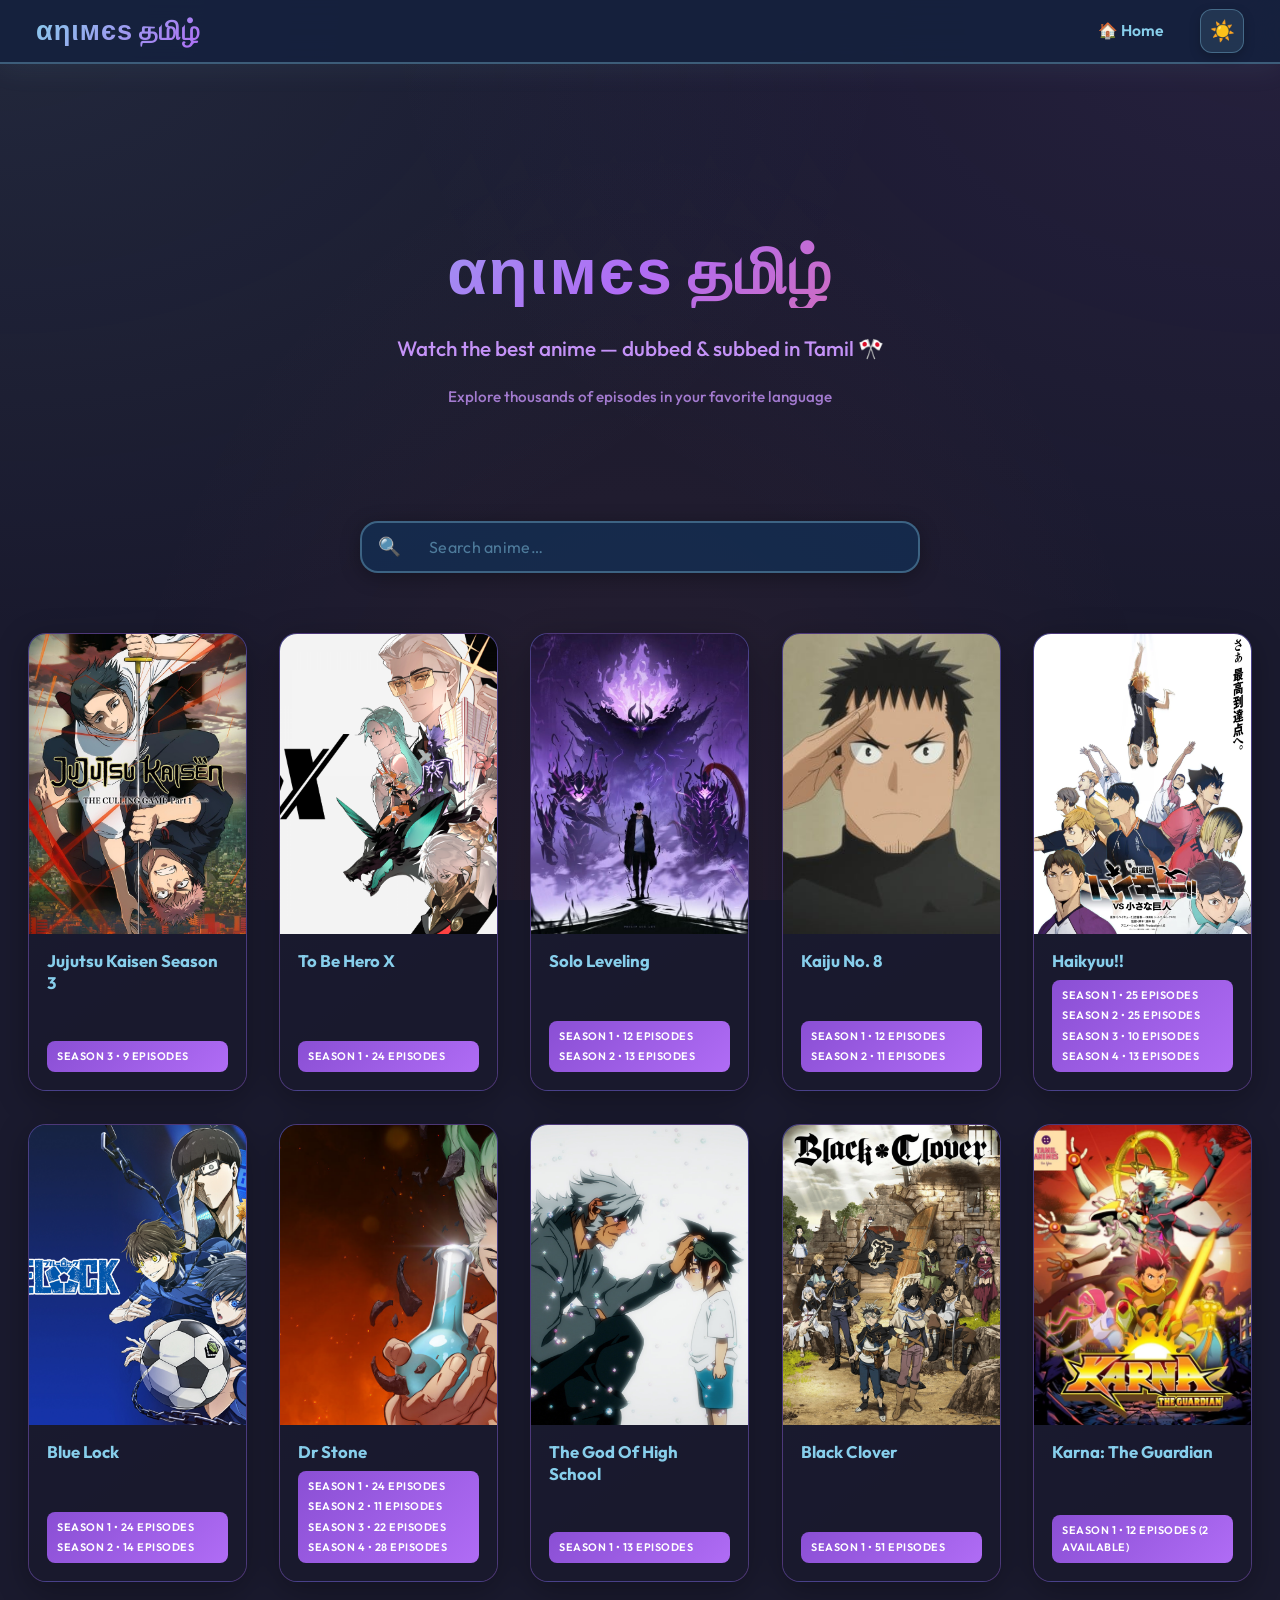
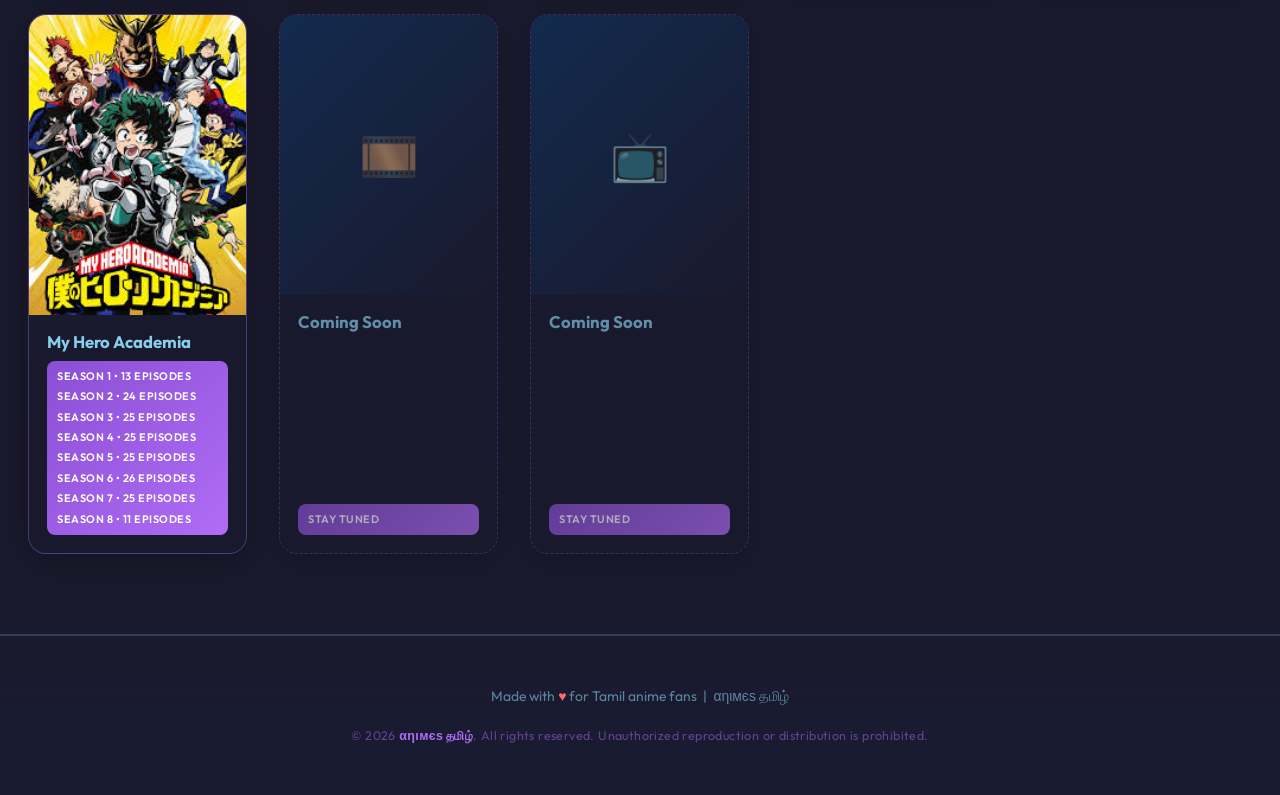
<file: index.html>
<!DOCTYPE html>
<html lang="en">

<head>
  <meta charset="UTF-8">
  <meta name="viewport" content="width=device-width, initial-scale=1.0, viewport-fit=cover">
  <meta name="apple-mobile-web-app-capable" content="yes">
  <meta name="apple-mobile-web-app-status-bar-style" content="black-translucent">
  <meta name="apple-mobile-web-app-title" content="αηιмєѕ தமிழ்">
  <meta name="theme-color" content="#1a1a2e">

  <meta name="google-site-verification" content="Bs-zn-4_h5NOEnhNXeSkznOBG7yhEcJbRddoLscS0Bg" />


  


  
  <title>αηιмєѕ தமிழ் — Stream Anime in Tamil</title>
  <meta name="description"
    content="Watch your favourite anime dubbed & subbed in Tamil. High-quality streaming for free.">
  <link rel="stylesheet" href="style.css">
  <script>/* apply saved theme before paint to prevent flash */
    (function () { var t = localStorage.getItem('animeTheme') || 'dark'; document.documentElement.setAttribute('data-theme', t); })();
  </script>

  <!-- Google tag (gtag.js) -->
  <script async src="https://www.googletagmanager.com/gtag/js?id=G-4DX2DXGVDZ"></script>
  <script>
    window.dataLayer = window.dataLayer || [];
    function gtag(){dataLayer.push(arguments);}
    gtag('js', new Date());

    gtag('config', 'G-4DX2DXGVDZ');
  </script>


</head>

<body>

  <!-- NAVBAR -->
  <nav class="navbar">
    <a href="index.html" class="logo">αηιмєѕ தமிழ்</a>
    <button class="hamburger" id="hamburger" aria-label="Toggle menu" aria-expanded="false">
      <span></span>
      <span></span>
      <span></span>
    </button>
    <ul class="nav-links" id="navLinks">
      <li><a href="index.html">🏠 Home</a></li>
    </ul>
    <button class="theme-toggle" id="themeToggle" aria-label="Toggle light/dark theme" title="Toggle theme">☀️</button>
  </nav>

  <!-- PAGE CONTENT -->
  <div class="page-wrapper">

    <!-- HERO SECTION -->
    <section class="hero">
      <h1>αηιмєѕ தமிழ்</h1>
      <p>Watch the best anime — dubbed &amp; subbed in Tamil 🎌</p>
      <p class="hero-subtitle">Explore thousands of episodes in your favorite language</p>
    </section>

    <!-- SEARCH BAR -->
    <div class="search-wrap">
      <div class="search-box">
        <span class="search-icon">🔍</span>
        <input type="text" id="animeSearch" class="search-input" placeholder="Search anime…" autocomplete="off"
          spellcheck="false">
        <button class="search-clear" id="searchClear" title="Clear" aria-label="Clear search">✕</button>
      </div>
      <p class="search-no-results" id="searchNoResults">
        No anime found for "<span id="searchQuery"></span>" 😢
      </p>
    </div>

    <!-- ANIME GRID -->
    <div class="anime-grid" id="animeGrid">

      <a href="JJKS3.html" class="anime-card">
        <img src="jjks3.jpg" alt="Jujutsu Kaisen Season 3 cover" loading="lazy" decoding="async">
        <div class="card-body">
          <div class="card-title">Jujutsu Kaisen Season 3</div>
          <span class="card-badge">Season 3 • 9 Episodes</span>
        </div>
      </a>

      <a href="TBH X.html" class="anime-card">
        <img src="tbhx.png" alt="To Be Hero X cover" loading="lazy" decoding="async">
        <div class="card-body">
          <div class="card-title">To Be Hero X</div>
          <span class="card-badge">Season 1 • 24 Episodes</span>
        </div>
      </a>

      <a href="sololeveling.html" class="anime-card">
        <img src="solo leveling.jpg" alt="Solo Leveling cover" loading="lazy" decoding="async">
        <div class="card-body">
          <div class="card-title">Solo Leveling</div>
          <div class="card-badge">
            <div>Season 1 • 12 Episodes</div>
            <div>Season 2 • 13 Episodes</div>
          </div>
        </div>
      </a>

      <a href="kaijuno 8.html" class="anime-card">
        <img src="kaiju.jpg" alt="Kaiju No. 8 cover" loading="lazy" decoding="async">
        <div class="card-body">
          <div class="card-title">Kaiju No. 8</div>
          <div class="card-badge">
            <div>Season 1 • 12 Episodes</div>
            <div>Season 2 • 11 Episodes</div>
          </div>
        </div>
      </a>


      <a href="Haikyuu.html" class="anime-card">
        <img src="haikyuu.webp" alt="Haikyuu!! cover" loading="lazy" decoding="async">
        <div class="card-body">
          <div class="card-title">Haikyuu!!</div>
          <div class="card-badge">
            <div>Season 1 • 25 Episodes</div>
            <div>Season 2 • 25 Episodes</div>
            <div>Season 3 • 10 Episodes</div>
            <div>Season 4 • 13 Episodes</div>
          </div>
        </div>
      </a>


      <a href="Blue Lock.html" class="anime-card">
        <img src="bluelock.jpg" alt="Blue Lock cover" loading="lazy" decoding="async">
        <div class="card-body">
          <div class="card-title">Blue Lock</div>
          <div class="card-badge">
            <div>Season 1 • 24 Episodes</div>
            <div>Season 2 • 14 Episodes</div>
          </div>
        </div>
      </a>

      <a href="Dr Stone.html" class="anime-card">
        <img src="Drstone.jpg" alt="Dr Stone cover" loading="lazy" decoding="async">
        <div class="card-body">
          <div class="card-title">Dr Stone</div>
          <div class="card-badge">
            <div>Season 1 • 24 Episodes</div>
            <div>Season 2 • 11 Episodes</div>
            <div>Season 3 • 22 Episodes</div>
            <div>Season 4 • 28 Episodes</div>

          </div>
        </div>
      </a>


      <a href="The God Of High School.html" class="anime-card">
        <img src="GOHS.jpg" alt="The God Of High School cover" loading="lazy" decoding="async">
        <div class="card-body">
          <div class="card-title">The God Of High School</div>
          <div class="card-badge">
            <div>Season 1 • 13 Episodes</div>
          </div>
        </div>
      </a>

      <a href="Black Clover.html" class="anime-card">
        <img src="Black Clover.jpg" alt="Black Clover cover" loading="lazy" decoding="async">
        <div class="card-body">
          <div class="card-title">Black Clover</div>
          <div class="card-badge">
            <div>Season 1 • 51 Episodes</div>
          </div>
        </div>
      </a>

      <a href="Karna_The_Guardian.html" class="anime-card">
        <img src="karna.jpg" alt="Karna: The Guardian cover" loading="lazy" decoding="async">
        <div class="card-body">
          <div class="card-title">Karna: The Guardian</div>
          <div class="card-badge">
            <div>Season 1 • 12 Episodes (2 available)</div>
          </div>
        </div>
      </a>

      <a href="MyHeroAcademia.html" class="anime-card">
        <img src="MHA.jfif" alt="My Hero Academia cover" loading="lazy" decoding="async">
        <div class="card-body">
          <div class="card-title">My Hero Academia</div>
          <div class="card-badge">
            <div>Season 1 • 13 Episodes</div>
            <div>Season 2 • 24 Episodes</div>
            <div>Season 3 • 25 Episodes</div>
            <div>Season 4 • 25 Episodes</div>
            <div>Season 5 • 25 Episodes</div>
            <div>Season 6 • 26 Episodes</div>
            <div>Season 7 • 25 Episodes</div>
            <div>Season 8 • 11 Episodes</div>
          </div>
        </div>
      </a>





      <!-- Placeholder cards (add more shows here) -->
      <div class="anime-card coming-soon">
        <div class="coming-soon-placeholder">
          <span class="coming-soon-emoji">🎞️</span>
        </div>
        <div class="card-body">
          <div class="card-title coming-soon-title-purple">Coming Soon</div>
          <span class="card-badge">Stay Tuned</span>
        </div>
      </div>

      <div class="anime-card coming-soon">
        <div class="coming-soon-placeholder">
          <span class="coming-soon-emoji delay">📺</span>
        </div>
        <div class="card-body">
          <div class="card-title coming-soon-title-red">Coming Soon</div>
          <span class="card-badge">Stay Tuned</span>
        </div>
      </div>

    </div>
  </div>

  <!-- FOOTER -->
  <footer>
    <p>Made with <span>♥</span> for Tamil anime fans &nbsp;|&nbsp; αηιмєѕ தமிழ்</p>
    <p class="copyright">&copy; 2026 <span class="copy-brand">αηιмєѕ தமிழ்</span>. All rights reserved. Unauthorized
      reproduction or distribution is prohibited.</p>
  </footer>

  <script>
    const searchInput = document.getElementById('animeSearch');
    const searchClear = document.getElementById('searchClear');
    const noResults = document.getElementById('searchNoResults');
    const searchQuery = document.getElementById('searchQuery');

    // Only real anime cards (those with an href) are searchable
    const cards = Array.from(document.querySelectorAll('#animeGrid .anime-card[href]'));

    function filterCards() {
      const q = searchInput.value.trim().toLowerCase();
      searchClear.style.display = q ? 'flex' : 'none';

      let visibleCount = 0;
      cards.forEach(card => {
        const title = card.querySelector('.card-title')?.textContent.toLowerCase() || '';
        const match = title.includes(q);
        card.style.display = match ? '' : 'none';
        if (match) visibleCount++;
      });

      if (q && visibleCount === 0) {
        noResults.style.display = 'block';
        searchQuery.textContent = searchInput.value.trim();
      } else {
        noResults.style.display = 'none';
      }
    }

    searchInput.addEventListener('input', filterCards);

    searchClear.addEventListener('click', () => {
      searchInput.value = '';
      searchInput.focus();
      filterCards();
    });

    // Initialise
    filterCards();

    // ─── Hamburger menu ──────────────────────────────────────────────────────
    const hamburger = document.getElementById('hamburger');
    const navLinks = document.getElementById('navLinks');
    
    hamburger.addEventListener('click', function () {
      navLinks.classList.toggle('active');
      hamburger.classList.toggle('active');
      hamburger.setAttribute('aria-expanded', navLinks.classList.contains('active'));
    });

    // Close menu when a link is clicked
    navLinks.querySelectorAll('a').forEach(link => {
      link.addEventListener('click', function () {
        navLinks.classList.remove('active');
        hamburger.classList.remove('active');
        hamburger.setAttribute('aria-expanded', false);
      });
    });

    // ─── Theme toggle ────────────────────────────────────────────────────────
    var themeBtn = document.getElementById('themeToggle');
    var htmlEl = document.documentElement;
    themeBtn.textContent = htmlEl.getAttribute('data-theme') === 'light' ? '🌙' : '☀️';
    themeBtn.addEventListener('click', function () {
      var next = htmlEl.getAttribute('data-theme') === 'light' ? 'dark' : 'light';
      htmlEl.setAttribute('data-theme', next);
      localStorage.setItem('animeTheme', next);
      themeBtn.textContent = next === 'light' ? '🌙' : '☀️';
    });
  </script>


</body>

</html>
</file>
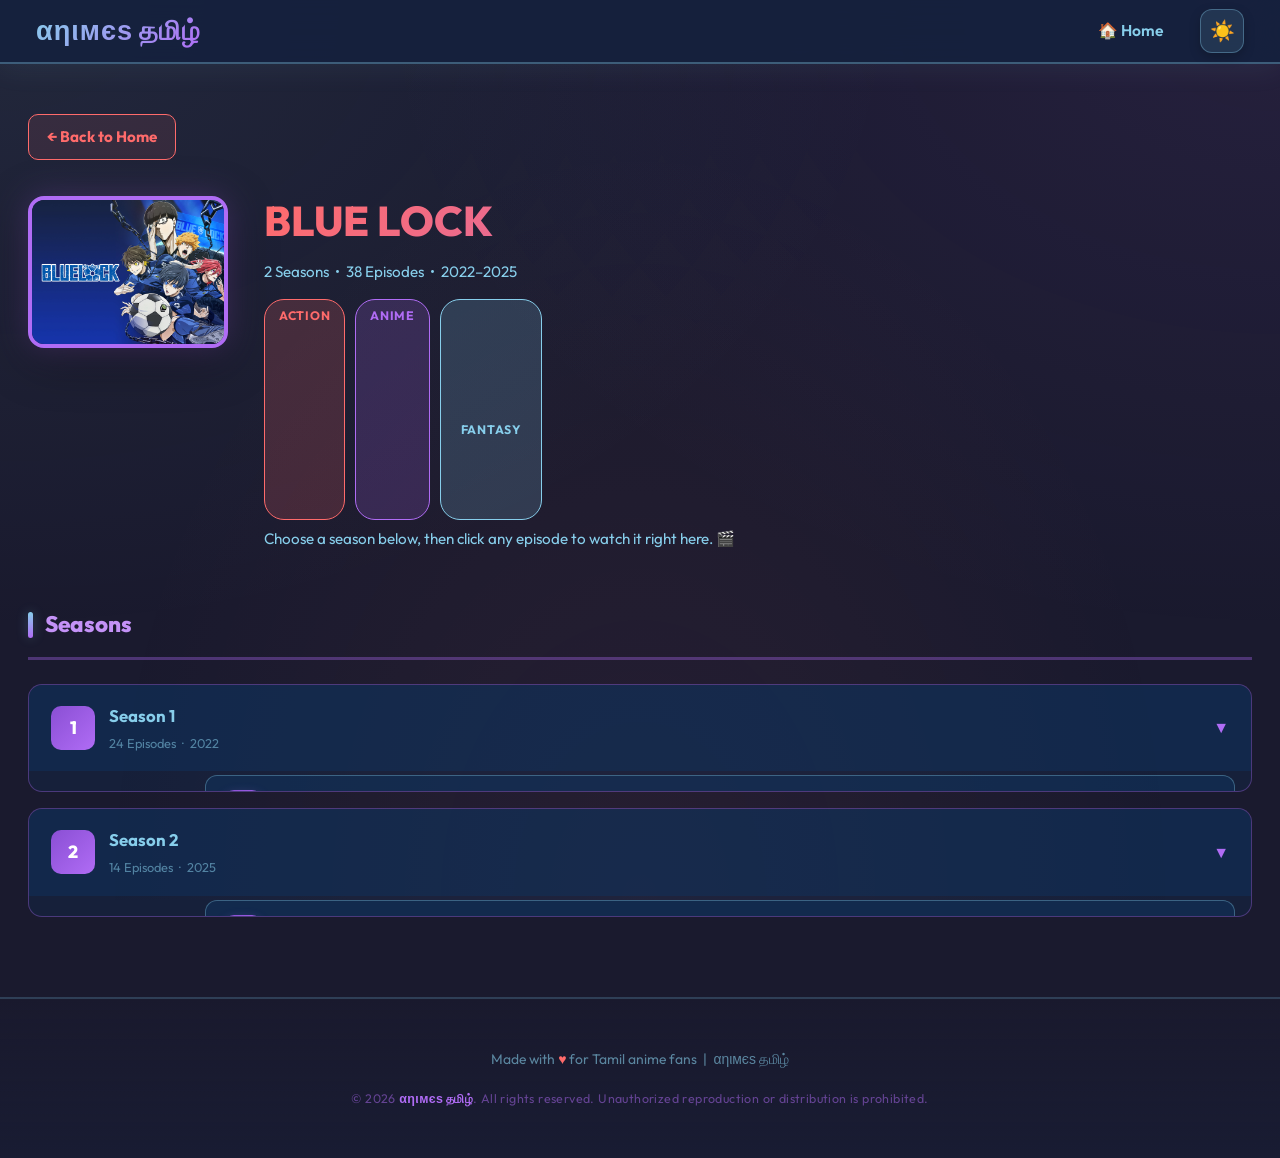
<file: Blue Lock.html>
<!DOCTYPE html>
<html lang="en">

<head>
    <meta charset="UTF-8">
    <meta name="viewport" content="width=device-width, initial-scale=1.0, viewport-fit=cover">
    <title>Blue Lock — αηιмєѕ தமிழ்</title>
    <meta name="description" content="Watch Blue Lock Season 1 & Season 2 all episodes in Tamil on αηιмєѕ தமிழ்.">
    <link rel="stylesheet" href="style.css">

    <meta name="google-site-verification" content="Bs-zn-4_h5NOEnhNXeSkznOBG7yhEcJbRddoLscS0Bg" />

 


    <script>/* apply saved theme before paint */
        (function () { var t = localStorage.getItem('animeTheme') || 'dark'; document.documentElement.setAttribute('data-theme', t); })();
    </script>
        <style>
        /* Page-specific keyframes — all other styles live in style.css */
        @keyframes fadeIn  { from { opacity: 0; } to { opacity: 1; } }
        @keyframes slideUp { from { transform: translateY(30px); opacity: 0; } to { transform: translateY(0); opacity: 1; } }
    </style>

    <!-- Google tag (gtag.js) -->
    <script async src="https://www.googletagmanager.com/gtag/js?id=G-4DX2DXGVDZ"></script>
    <script>
      window.dataLayer = window.dataLayer || [];
      function gtag(){dataLayer.push(arguments);}
      gtag('js', new Date());

      gtag('config', 'G-4DX2DXGVDZ');
    </script>

</head>

<body>

    <!-- ===== VIDEO MODAL ===== -->
    <div class="modal-overlay" id="videoModal" role="dialog" aria-modal="true" aria-labelledby="modalEpTitle">
        <div class="modal-box">
            <div class="modal-topbar">
                <div class="modal-ep-title" id="modalEpTitle">Episode</div>
                <button class="modal-close" id="modalClose" title="Close (Esc)">✕</button>
            </div>
            <div class="modal-video-wrap" id="videoWrap">
                <iframe id="modalIframe" title="Anime Video Player" src="" allowfullscreen allow="autoplay; encrypted-media" referrerpolicy="no-referrer-when-downgrade" loading="lazy"></iframe>
            </div>
            <div class="modal-controls">
                <button class="modal-nav-btn btn-prev" id="btnPrev">◀ Previous</button>
                <div class="quality-selector quality-selector--inactive" id="qualitySelector">
                    <button class="quality-btn active" data-quality="720p">720p</button>
                    <button class="quality-btn" data-quality="480p">480p</button>
                    <button class="quality-btn" data-quality="360p">360p</button>
                </div>
                <div class="modal-ep-counter" id="epCounter">— / 38</div>
                <button class="download-btn" id="downloadBtn" title="Download current episode">
                    ⬇ Download
                </button>
                <button class="modal-nav-btn btn-next" id="btnNext">Next ▶</button>
            </div>
        </div>
    </div>

    <!-- ===== NAVBAR ===== -->
    <nav class="navbar">
        <a href="index.html" class="logo">αηιмєѕ தமிழ்</a>
        <button class="hamburger" id="hamburger" aria-label="Toggle menu" aria-expanded="false">
            <span></span>
            <span></span>
            <span></span>
        </button>
        <ul class="nav-links" id="navLinks">
            <li><a href="index.html">🏠 Home</a></li>
        </ul>
        <button class="theme-toggle" id="themeToggle" aria-label="Toggle light/dark theme"
            title="Toggle theme">☀️</button>

    </nav>

    <!-- ===== PAGE CONTENT ===== -->
    <div class="page-wrapper">

        <a href="index.html" class="back-link">← Back to Home</a>

        <!-- SHOW HEADER -->
        <div class="show-header">
            <img src="bluelock.jpg" alt="Blue Lock cover" loading="lazy" decoding="async">
            <div class="show-info">
                <h1>BLUE LOCK</h1>
                <p>
                    2 Seasons &nbsp;•&nbsp; 38 Episodes &nbsp;•&nbsp; 2022–2025
                </p>
                <div class="genre-tags">
                    <span class="genre-tag action">Action</span>
                    <span class="genre-tag anime">Anime</span>
                    <span class="genre-tag hero">Fantasy</span>
                </div>
                <p class="show-description">
                    Choose a season below, then click any episode to watch it right here. 🎬
                </p>
            </div>
        </div>

        <!-- SEASON SECTION TITLE -->
        <div class="section-title">Seasons</div>

        <!-- SEASON ACCORDION -->
        <div class="seasons-wrap" id="seasonsWrap">
            <!-- Season 1 block -->
            <div class="season-block" id="block-s1">
                <div class="season-header" id="hdr-s1" role="button" aria-expanded="false" aria-controls="body-s1">
                    <div class="season-header-left">
                        <div class="season-num-badge">1</div>
                        <div class="season-header-info">
                            <div class="season-header-title">Season 1</div>
                            <div class="season-header-meta">24 Episodes &nbsp;·&nbsp; 2022</div>
                        </div>
                    </div>
                    <span class="season-chevron">▼</span>
                </div>
                <div class="season-body" id="body-s1">
                    <div class="season-body-inner">
                        <div class="season-content">
                            <div class="season-cover">
                                <img src="bluelocks1.jfif" alt="Blue Lock Season 1" loading="lazy" decoding="async">
                            </div>
                            <div class="season-episodes">
                                <ul class="episode-list" id="listS1"></ul>
                            </div>
                        </div>
                    </div>
                </div>
            </div>

            <!-- Season 2 block -->
            <div class="season-block" id="block-s2">
                <div class="season-header" id="hdr-s2" role="button" aria-expanded="false" aria-controls="body-s2">
                    <div class="season-header-left">
                        <div class="season-num-badge">2</div>
                        <div class="season-header-info">
                            <div class="season-header-title">Season 2</div>
                            <div class="season-header-meta">14 Episodes &nbsp;·&nbsp; 2025</div>
                        </div>
                    </div>
                    <span class="season-chevron">▼</span>
                </div>
                <div class="season-body" id="body-s2">
                    <div class="season-body-inner">
                        <div class="season-content">
                            <div class="season-cover">
                                <img src="bluelocks2.webp" alt="Blue Lock Season 2" loading="lazy" decoding="async">
                            </div>
                            <div class="season-episodes">
                                <ul class="episode-list" id="listS2"></ul>
                            </div>
                        </div>
                    </div>
                </div>
            </div>
        </div>

    </div>

    <!-- FOOTER -->
    <footer>
        <p>Made with <span>♥</span> for Tamil anime fans &nbsp;|&nbsp; αηιмєѕ தமிழ்</p>
        <p class="copyright">&copy; 2026 <span class="copy-brand">αηιмєѕ தமிழ்</span>. All rights reserved. Unauthorized
            reproduction or distribution is prohibited.</p>
    </footer>

    <script>
        // ─── Episode data ──────────────────────────────────────────────────────────
        const season1 = [
            { label: 'Blue Lock — Season 1 Episode 1', url: 'https://drive.google.com/file/d/1yzLjGgcXIj38ze5SJKGos8T43JaqGQrT/view?usp=sharing' },
            { label: 'Blue Lock — Season 1 Episode 2', url: 'https://drive.google.com/file/d/19Q9YoZZmFKt8On6EOSGdQn-XXWdK6oxz/view?usp=sharing' },
            { label: 'Blue Lock — Season 1 Episode 3', url: 'https://drive.google.com/file/d/1gn06cctCcqOL4I28XniB-z1NiKG09Sz6/view?usp=sharing' },
            { label: 'Blue Lock — Season 1 Episode 4', url: 'https://drive.google.com/file/d/19K-wJnjMJemYnzXzuGe3xCOY-692QBWg/view?usp=sharing' },
            { label: 'Blue Lock — Season 1 Episode 5', url: 'https://drive.google.com/file/d/1gmeez702fTEZnxGUF3Q2jMTPGGpr5AQ6/view?usp=sharing' },
            { label: 'Blue Lock — Season 1 Episode 6', url: 'https://drive.google.com/file/d/1erwwEUUdhA8KEjR--ZNHvBamlDYJqovr/view?usp=sharing' },
            { label: 'Blue Lock — Season 1 Episode 7', url: 'https://drive.google.com/file/d/117OxzAwMhYEqHhNGPo9w-LIcYFQQzI8J/view?usp=sharing' },
            { label: 'Blue Lock — Season 1 Episode 8', url: 'https://drive.google.com/file/d/1RetDauJxMqPPGfth_BO7BJLIhnTT2Onb/view?usp=sharing' },
            { label: 'Blue Lock — Season 1 Episode 9', url: 'https://drive.google.com/file/d/1Mao0I4MrL4Q3DfXpREhphjrMeYtHQGgt/view?usp=sharing' },
            { label: 'Blue Lock — Season 1 Episode 10', url: 'https://drive.google.com/file/d/1pBNEJZw4yiWGQ8j695EBE3IO3_eVo7Yn/view?usp=sharing' },
            { label: 'Blue Lock — Season 1 Episode 11', url: 'https://drive.google.com/file/d/1E9uJvAD47_TAdV2S4XghZXWw8qHJlvW_/view?usp=sharing' },
            { label: 'Blue Lock — Season 1 Episode 12', url: 'https://drive.google.com/file/d/1MXFmXxAL_CbSmgUteDqhuxMbmA2XioRy/view?usp=sharing' },
            { label: 'Blue Lock — Season 1 Episode 13', url: 'https://drive.google.com/file/d/1ASwWXtLcPjt8f1qodNaLkM9ulgtdZnVX/view?usp=sharing' },
            { label: 'Blue Lock — Season 1 Episode 14', url: 'https://drive.google.com/file/d/1FIDC0hj66VBXTKukD2fKIjXA2rFoei2g/view?usp=sharing' },
            { label: 'Blue Lock — Season 1 Episode 15', url: 'https://drive.google.com/file/d/1EWHO2ZRS_0MMwLw2VDwEvAbrfc1QFAZP/view?usp=sharing' },
            { label: 'Blue Lock — Season 1 Episode 16', url: 'https://drive.google.com/file/d/1UohiFtkA6q4WdBcEW-mI9cHknNtoqG3u/view?usp=sharing' },
            { label: 'Blue Lock — Season 1 Episode 17', url: 'https://drive.google.com/file/d/1kV-EgfwrgFtb4LpIRrSMNrXEt-7PZgMW/view?usp=sharing' },
            { label: 'Blue Lock — Season 1 Episode 18', url: 'https://drive.google.com/file/d/1TdSFCHOHkicaPkRJrPwO1PBJ7isb_L-N/view?usp=sharing' },
            { label: 'Blue Lock — Season 1 Episode 19', url: 'https://drive.google.com/file/d/115iPqV_btF7b-fCpZJE5DjcoSj32LCfI/view?usp=sharing' },
            { label: 'Blue Lock — Season 1 Episode 20', url: 'https://drive.google.com/file/d/1azCNDcFmJEc16cdHkAwOGnErOLgxkv8x/view?usp=sharing' },
            { label: 'Blue Lock — Season 1 Episode 21', url: 'https://drive.google.com/file/d/1yX9tD3zn2e7t0TkoQgDS9ZwyQxPwlhLh/view?usp=sharing' },
            { label: 'Blue Lock — Season 1 Episode 22', url: 'https://drive.google.com/file/d/1LHtOvY86efc1gRvK1EYMUaBA_LGuyfce/view?usp=sharing' },
            { label: 'Blue Lock — Season 1 Episode 23', url: 'https://drive.google.com/file/d/1wXBqZcO3TO0h3fOumY7z35YmI8u5daXM/view?usp=sharing' },
            { label: 'Blue Lock — Season 1 Episode 24', url: 'https://drive.google.com/file/d/1bWx_QerKLa4rsgr-bZg3VM-Czy8RHAQl/view?usp=sharing' },
        ];

        const season2 = [
            { label: 'Blue Lock — Season 2 Episode 1', url: 'https://drive.google.com/file/d/1gx9NS_NP1qXxynlq0LawSPLJOAM4JRqE/view?usp=sharing' },
            { label: 'Blue Lock — Season 2 Episode 2', url: 'https://drive.google.com/file/d/1HTD-2x2qfLj_Pwyy4CFsw9s1mekybF6Y/view?usp=sharing' },
            { label: 'Blue Lock — Season 2 Episode 3', url: 'https://drive.google.com/file/d/1Jv2Pqvym0diVRwhzOj9bC-calG9NxvXp/view?usp=sharing' },
            { label: 'Blue Lock — Season 2 Episode 4', url: 'https://drive.google.com/file/d/1Hy114GpaCx5RkdKPAuaDaO9NiZpkN8sa/view?usp=sharing' },
            { label: 'Blue Lock — Season 2 Episode 5', url: 'https://drive.google.com/file/d/1ji9IK1YpXCnAmh32_8ZA-7kR9rXJtKoE/view?usp=sharing' },
            { label: 'Blue Lock — Season 2 Episode 6', url: 'https://drive.google.com/file/d/1CGS0ZHZwVx33TQHm5fdRnQad5DPCNwI_/view?usp=sharing' },
            { label: 'Blue Lock — Season 2 Episode 7', url: 'https://drive.google.com/file/d/1J7TUyCGr-gYo5SsK57QadVgvjNFn6leT/view?usp=sharing' },
            { label: 'Blue Lock — Season 2 Episode 8', url: 'https://drive.google.com/file/d/1jGybDAR9fzJ_kE3h5qwDsAlsK0jfwMuo/view?usp=sharing' },
            { label: 'Blue Lock — Season 2 Episode 9', url: 'https://drive.google.com/file/d/1LOArxT4cHAFrRYDackO1bv4J77jZDHWZ/view?usp=sharing' },
            { label: 'Blue Lock — Season 2 Episode 10', url: 'https://drive.google.com/file/d/1Hwdf-zFlrD47hV7XA_JMy-zD1mPPpMdN/view?usp=sharing' },
            { label: 'Blue Lock — Season 2 Episode 11', url: 'https://drive.google.com/file/d/1TEBZRgDf2D3na5UKh1kt8__baE_XPZv7/view?usp=sharing' },
            { label: 'Blue Lock — Season 2 Episode 12', url: 'https://drive.google.com/file/d/1K_63gOrTQ0enPNomVtJHZI_kHx8HSbID/view?usp=sharing' },
            { label: 'Blue Lock — Season 2 Episode 13', url: 'https://drive.google.com/file/d/1XyqVrQnrhwQSUyN16FCgEOTKsyDP0XwS/view?usp=sharing' },
            { label: 'Blue Lock — Season 2 Episode 14', url: 'https://drive.google.com/file/d/1RXYvNXcRelzh9nLLLwqOTBR1EmjzrpYD/view?usp=sharing' },
            
        ];

        const allEpisodes = [...season1, ...season2];
        const total = allEpisodes.length;
        let currentEp = 0;

        // ─── Drive share → embed URL ───────────────────────────────────────────────
        function embedUrl(shareUrl) {
            const m = shareUrl.match(/\/file\/d\/([^/]+)\//);
            return m ? `https://drive.google.com/file/d/${m[1]}/preview` : shareUrl;
        }


        // ─── Build episode list ────────────────────────────────────────────────────
        function buildList(listId, episodes, globalOffset) {
            const ul = document.getElementById(listId);
            episodes.forEach((ep, i) => {
                const globalIndex = globalOffset + i;
                const epNum = String(i + 1).padStart(2, '0');
                const li = document.createElement('li');
                li.innerHTML = `
                    <a href="#" class="ep-link" data-index="${globalIndex}" id="ep-${globalIndex}">
                        <span class="ep-number">${epNum}</span>
                        ${ep.label}
                        <span class="ep-icon">▶</span>
                    </a>`;
                ul.appendChild(li);
            });
        }

        buildList('listS1', season1, 0);
        buildList('listS2', season2, season1.length);

        // ─── Season accordion toggle ───────────────────────────────────────────────
        function toggleSeason(blockId, headerId) {
            const block = document.getElementById(blockId);
            const hdr = document.getElementById(headerId);
            const isOpen = block.classList.contains('open');
            block.classList.toggle('open', !isOpen);
            hdr.setAttribute('aria-expanded', String(!isOpen));
        }

        document.getElementById('hdr-s1').addEventListener('click', () => toggleSeason('block-s1', 'hdr-s1'));
        document.getElementById('hdr-s2').addEventListener('click', () => toggleSeason('block-s2', 'hdr-s2'));

        // ─── Modal elements ────────────────────────────────────────────────────────
        const modal = document.getElementById('videoModal');
        const iframe = document.getElementById('modalIframe');
        const modalTitle = document.getElementById('modalEpTitle');
        const epCounter = document.getElementById('epCounter');
        const btnPrev = document.getElementById('btnPrev');
        const btnNext = document.getElementById('btnNext');
        const btnClose = document.getElementById('modalClose');
        const qualityBtns = document.querySelectorAll('.quality-btn');
        const downloadBtn = document.getElementById('downloadBtn');
        let currentQuality = '720p';

        const videoWrap = document.getElementById('videoWrap');
        iframe.addEventListener('load', function () { if (iframe.src) videoWrap.classList.add('loaded'); });
        function showLoading() { videoWrap.classList.remove('loaded'); }

        function openEpisode(index) {
            currentEp = index;
            currentQuality = '720p';
            const ep = allEpisodes[index];
            modalTitle.textContent = ep.label;
            epCounter.textContent = `${index + 1} / ${total}`;
            showLoading();
            iframe.src = embedUrl(ep.url);
            btnPrev.disabled = index === 0;
            btnNext.disabled = index === total - 1;
            modal.classList.add('active');
            document.body.style.overflow = 'hidden';

            document.querySelectorAll('.ep-link').forEach(a => a.classList.remove('ep-active'));
            const activeLink = document.getElementById(`ep-${index}`);
            if (activeLink) activeLink.classList.add('ep-active');
            
            // Reset quality buttons
            qualityBtns.forEach(btn => btn.classList.remove('active'));
            document.querySelector('[data-quality="720p"]').classList.add('active');
        }

        function closeModal() {
            modal.classList.remove('active');
            iframe.src = '';
            showLoading();
            document.body.style.overflow = '';
            document.querySelectorAll('.ep-link').forEach(a => a.classList.remove('ep-active'));
        }

        function downloadEpisode() {
            const ep = allEpisodes[currentEp];
            let urlToDL = ep.url;
            
            // Extract Google Drive file ID from sharing URL
            const match = ep.url.match(/\/file\/d\/([^\/]+)\//);
            if (match && match[1]) {
                urlToDL = `https://drive.google.com/uc?export=download&id=${match[1]}`;
            }
            
            downloadBtn.classList.add('loading');
            downloadBtn.textContent = '⏳ Preparing...';
            downloadBtn.disabled = true;
            
            // Open download link
            const a = document.createElement('a');
            a.href = urlToDL;
            a.target = '_blank';
            a.click();
            
            // Reset button after 2 seconds
            setTimeout(() => {
                downloadBtn.classList.remove('loading');
                downloadBtn.textContent = '⬇ Download';
                downloadBtn.disabled = false;
            }, 2000);
        }


        // ─── Event listeners ──────────────────────────────────────────────────────
        document.addEventListener('click', e => {
            const link = e.target.closest('.ep-link');
            if (!link) return;
            e.preventDefault();
            openEpisode(parseInt(link.dataset.index));
        });

        qualityBtns.forEach(btn => {
            btn.addEventListener('click', () => {
                currentQuality = btn.dataset.quality;
                qualityBtns.forEach(b => b.classList.remove('active'));
                btn.classList.add('active');
            });
        });

        downloadBtn.addEventListener('click', downloadEpisode);
        btnPrev.addEventListener('click', () => { if (currentEp > 0) openEpisode(currentEp - 1); });
        btnNext.addEventListener('click', () => { if (currentEp < total - 1) openEpisode(currentEp + 1); });
        btnClose.addEventListener('click', closeModal);
        modal.addEventListener('click', e => { if (e.target === modal) closeModal(); });
        document.addEventListener('keydown', e => {
            if (e.key === 'Escape' && modal.classList.contains('active')) closeModal();
        });

        // ─── Hamburger menu ──────────────────────────────────────────────────────
        const hamburger = document.getElementById('hamburger');
        const navLinks = document.getElementById('navLinks');
        
        hamburger.addEventListener('click', function () {
            navLinks.classList.toggle('active');
            hamburger.classList.toggle('active');
            hamburger.setAttribute('aria-expanded', navLinks.classList.contains('active'));
        });

        // Close menu when a link is clicked
        navLinks.querySelectorAll('a').forEach(link => {
            link.addEventListener('click', function () {
                navLinks.classList.remove('active');
                hamburger.classList.remove('active');
                hamburger.setAttribute('aria-expanded', false);
            });
        });

        // ─── Theme toggle ─────────────────────────────────────────────────────────
        var themeBtn = document.getElementById('themeToggle');
        var htmlEl = document.documentElement;
        themeBtn.textContent = htmlEl.getAttribute('data-theme') === 'light' ? '🌙' : '☀️';
        themeBtn.addEventListener('click', function () {
            var next = htmlEl.getAttribute('data-theme') === 'light' ? 'dark' : 'light';
            htmlEl.setAttribute('data-theme', next);
            localStorage.setItem('animeTheme', next);
            themeBtn.textContent = next === 'light' ? '🌙' : '☀️';
        });
    </script>



    <!-- --- MOBILE ENHANCEMENTS � auto-hide controls, touch optimization --- -->
    <script>
        (function() {
            var isMobile = /Android|iPhone|iPad|iPod|webOS|BlackBerry|IEMobile|Opera Mini/i.test(navigator.userAgent) ||
                           (window.matchMedia('(pointer: coarse)').matches && window.innerWidth <= 1024);
            if (isMobile) document.body.classList.add('is-mobile');

            var modalEl = document.getElementById('videoModal');
            var topbarEl = modalEl ? modalEl.querySelector('.modal-topbar') : null;
            var controlsEl = modalEl ? modalEl.querySelector('.modal-controls') : null;
            var videoWrapEl = document.getElementById('videoWrap');
            if (!modalEl || !topbarEl || !controlsEl || !videoWrapEl) return;

            var hideTimer = null;
            var HIDE_DELAY = 3000;

            function showCtrl() {
                topbarEl.classList.remove('auto-hidden');
                controlsEl.classList.remove('auto-hidden');
            }

            function hideCtrl() {
                if (!isMobile) return;
                topbarEl.classList.add('auto-hidden');
                controlsEl.classList.add('auto-hidden');
            }

            function resetTimer() {
                showCtrl();
                clearTimeout(hideTimer);
                if (isMobile && modalEl.classList.contains('active')) {
                    hideTimer = setTimeout(hideCtrl, HIDE_DELAY);
                }
            }

            ['touchstart', 'touchmove', 'mousemove', 'click'].forEach(function(evt) {
                modalEl.addEventListener(evt, resetTimer, { passive: true });
            });

            videoWrapEl.addEventListener('click', function(e) {
                if (!isMobile) return;
                if (e.target.tagName === 'IFRAME') return;
                if (topbarEl.classList.contains('auto-hidden')) {
                    resetTimer();
                } else {
                    hideCtrl();
                    clearTimeout(hideTimer);
                }
            });

            var resizeTimer;
            function handleResize() {
                clearTimeout(resizeTimer);
                resizeTimer = setTimeout(function() {
                    if (videoWrapEl && modalEl.classList.contains('active')) {
                        videoWrapEl.style.display = 'none';
                        void videoWrapEl.offsetHeight;
                        videoWrapEl.style.display = '';
                    }
                }, 150);
            }
            window.addEventListener('orientationchange', handleResize);
            window.addEventListener('resize', handleResize);

            // Hook into openEpisode/closeModal to manage timer
            var _origModal = document.getElementById('videoModal');
            if (_origModal) {
                new MutationObserver(function(mutations) {
                    mutations.forEach(function(m) {
                        if (m.attributeName === 'class') {
                            if (_origModal.classList.contains('active')) {
                                resetTimer();
                            } else {
                                clearTimeout(hideTimer);
                                showCtrl();
                            }
                        }
                    });
                }).observe(_origModal, { attributes: true, attributeFilter: ['class'] });
            }
        })();
    </script>
</body>

</html>
</file>
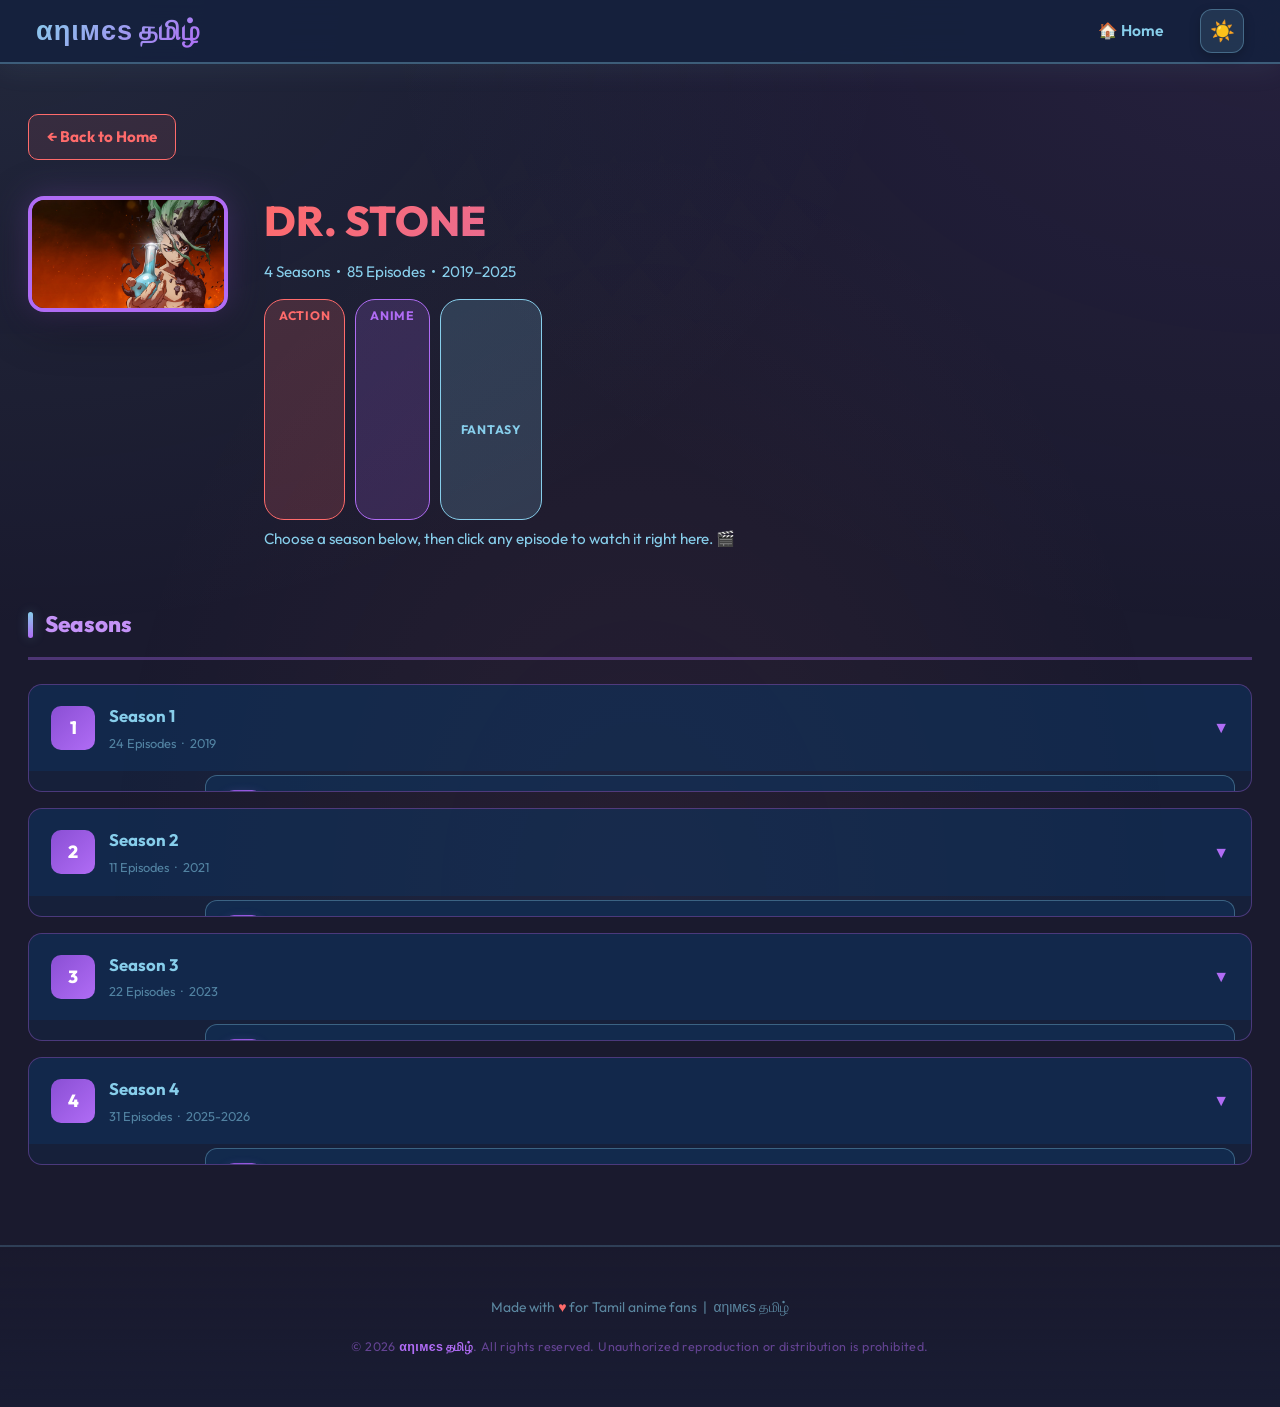
<file: Dr Stone.html>
<!DOCTYPE html>
<html lang="en">

<head>
    <meta charset="UTF-8">
    <meta name="viewport" content="width=device-width, initial-scale=1.0, viewport-fit=cover">
    <title>Dr Stone — αηιмєѕ தமிழ்</title>
    <meta name="description"
        content="Watch Dr Stone Season 1 , Season 2 , Season 3 & Season 4 all episodes in Tamil on αηιмєѕ தமிழ்.">
    <link rel="stylesheet" href="style.css">

    <meta name="google-site-verification" content="Bs-zn-4_h5NOEnhNXeSkznOBG7yhEcJbRddoLscS0Bg" />


    <script>/* apply saved theme before paint */
        (function () { var t = localStorage.getItem('animeTheme') || 'dark'; document.documentElement.setAttribute('data-theme', t); })();
    </script>
    <style>
        /* Page-specific keyframes — all other styles live in style.css */
        @keyframes fadeIn {
            from {
                opacity: 0;
            }

            to {
                opacity: 1;
            }
        }

        @keyframes slideUp {
            from {
                transform: translateY(30px);
                opacity: 0;
            }

            to {
                transform: translateY(0);
                opacity: 1;
            }
        }
    </style>

    <!-- Google tag (gtag.js) -->
    <script async src="https://www.googletagmanager.com/gtag/js?id=G-4DX2DXGVDZ"></script>
    <script>
        window.dataLayer = window.dataLayer || [];
        function gtag() { dataLayer.push(arguments); }
        gtag('js', new Date());

        gtag('config', 'G-4DX2DXGVDZ');
    </script>

</head>

<body>

    <!-- ===== VIDEO MODAL ===== -->
    <div class="modal-overlay" id="videoModal" role="dialog" aria-modal="true" aria-labelledby="modalEpTitle">
        <div class="modal-box">
            <div class="modal-topbar">
                <div class="modal-ep-title" id="modalEpTitle">Episode</div>
                <button class="modal-close" id="modalClose" title="Close (Esc)">✕</button>
            </div>
            <div class="modal-video-wrap" id="videoWrap">
                <iframe id="modalIframe" title="Anime Video Player" src="" allowfullscreen allow="autoplay; encrypted-media" referrerpolicy="no-referrer-when-downgrade" loading="lazy"></iframe>
            </div>
            <div class="modal-controls">
                <button class="modal-nav-btn btn-prev" id="btnPrev">◀ Previous</button>
                <div class="quality-selector quality-selector--inactive" id="qualitySelector">
                    <button class="quality-btn active" data-quality="720p">720p</button>
                    <button class="quality-btn" data-quality="480p">480p</button>
                    <button class="quality-btn" data-quality="360p">360p</button>
                </div>
                <div class="modal-ep-counter" id="epCounter">— / 85</div>
                <button class="download-btn" id="downloadBtn" title="Download current episode">
                    ⬇ Download
                </button>
                <button class="modal-nav-btn btn-next" id="btnNext">Next ▶</button>
            </div>
        </div>
    </div>

    <!-- ===== NAVBAR ===== -->
    <nav class="navbar">
        <a href="index.html" class="logo">αηιмєѕ தமிழ்</a>
        <button class="hamburger" id="hamburger" aria-label="Toggle menu" aria-expanded="false">
            <span></span>
            <span></span>
            <span></span>
        </button>
        <ul class="nav-links" id="navLinks">
            <li><a href="index.html">🏠 Home</a></li>
        </ul>
        <button class="theme-toggle" id="themeToggle" aria-label="Toggle light/dark theme"
            title="Toggle theme">☀️</button>

    </nav>

    <!-- ===== PAGE CONTENT ===== -->
    <div class="page-wrapper">

        <a href="index.html" class="back-link">← Back to Home</a>

        <!-- SHOW HEADER -->
        <div class="show-header">
            <img src="Drstone.jpg" alt="Dr Stone cover" loading="lazy" decoding="async">
            <div class="show-info">
                <h1>DR. STONE</h1>
                <p>
                    4 Seasons &nbsp;•&nbsp; 85 Episodes &nbsp;•&nbsp; 2019–2025
                </p>
                <div class="genre-tags">
                    <span class="genre-tag action">Action</span>
                    <span class="genre-tag anime">Anime</span>
                    <span class="genre-tag hero">Fantasy</span>
                </div>
                <p class="show-description">
                    Choose a season below, then click any episode to watch it right here. 🎬
                </p>
            </div>
        </div>

        <!-- SEASON SECTION TITLE -->
        <div class="section-title">Seasons</div>

        <!-- SEASON ACCORDION -->
        <div class="seasons-wrap" id="seasonsWrap">
            <!-- Season 1 block -->
            <div class="season-block" id="block-s1">
                <div class="season-header" id="hdr-s1" role="button" aria-expanded="false" aria-controls="body-s1">
                    <div class="season-header-left">
                        <div class="season-num-badge">1</div>
                        <div class="season-header-info">
                            <div class="season-header-title">Season 1</div>
                            <div class="season-header-meta">24 Episodes &nbsp;·&nbsp; 2019</div>
                        </div>
                    </div>
                    <span class="season-chevron">▼</span>
                </div>
                <div class="season-body" id="body-s1">
                    <div class="season-body-inner">
                        <div class="season-content">
                            <div class="season-cover">
                                <img src="Drstones1.jpg" alt="Dr Stone Season 1" loading="lazy" decoding="async">
                            </div>
                            <div class="season-episodes">
                                <ul class="episode-list" id="listS1"></ul>
                            </div>
                        </div>
                    </div>
                </div>
            </div>

            <!-- Season 2 block -->
            <div class="season-block" id="block-s2">
                <div class="season-header" id="hdr-s2" role="button" aria-expanded="false" aria-controls="body-s2">
                    <div class="season-header-left">
                        <div class="season-num-badge">2</div>
                        <div class="season-header-info">
                            <div class="season-header-title">Season 2</div>
                            <div class="season-header-meta">11 Episodes &nbsp;·&nbsp; 2021</div>
                        </div>
                    </div>
                    <span class="season-chevron">▼</span>
                </div>
                <div class="season-body" id="body-s2">
                    <div class="season-body-inner">
                        <div class="season-content">
                            <div class="season-cover">
                                <img src="Drstones2.jpg" alt="Dr Stone Season 2" loading="lazy" decoding="async">
                            </div>
                            <div class="season-episodes">
                                <ul class="episode-list" id="listS2"></ul>
                            </div>
                        </div>
                    </div>
                </div>
            </div>

            <!-- Season 3 block -->
            <div class="season-block" id="block-s3">
                <div class="season-header" id="hdr-s3" role="button" aria-expanded="false" aria-controls="body-s3">
                    <div class="season-header-left">
                        <div class="season-num-badge">3</div>
                        <div class="season-header-info">
                            <div class="season-header-title">Season 3</div>
                            <div class="season-header-meta">22 Episodes &nbsp;·&nbsp; 2023</div>
                        </div>
                    </div>
                    <span class="season-chevron">▼</span>
                </div>
                <div class="season-body" id="body-s3">
                    <div class="season-body-inner">
                        <div class="season-content">
                            <div class="season-cover">
                                <img src="Drstones3.jpg" alt="Dr Stone Season 3" loading="lazy" decoding="async">
                            </div>
                            <div class="season-episodes">
                                <ul class="episode-list" id="listS3"></ul>
                            </div>
                        </div>
                    </div>
                </div>
            </div>

            <!-- Season 4 block -->
            <div class="season-block" id="block-s4">
                <div class="season-header" id="hdr-s4" role="button" aria-expanded="false" aria-controls="body-s4">
                    <div class="season-header-left">
                        <div class="season-num-badge">4</div>
                        <div class="season-header-info">
                            <div class="season-header-title">Season 4</div>
                            <div class="season-header-meta">31 Episodes &nbsp;·&nbsp; 2025-2026</div>
                        </div>
                    </div>
                    <span class="season-chevron">▼</span>
                </div>
                <div class="season-body" id="body-s4">
                    <div class="season-body-inner">
                        <div class="season-content">
                            <div class="season-cover">
                                <img src="Drstones4.jpg" alt="Dr Stone Season 4" loading="lazy" decoding="async">
                            </div>
                            <div class="season-episodes">
                                <ul class="episode-list" id="listS4"></ul>
                            </div>
                        </div>
                    </div>
                </div>
            </div>
        </div>

    </div>

    <!-- FOOTER -->
    <footer>
        <p>Made with <span>♥</span> for Tamil anime fans &nbsp;|&nbsp; αηιмєѕ தமிழ்</p>
        <p class="copyright">&copy; 2026 <span class="copy-brand">αηιмєѕ தமிழ்</span>. All rights reserved. Unauthorized
            reproduction or distribution is prohibited.</p>
    </footer>

    <script>
        // ─── Episode data ──────────────────────────────────────────────────────────
        const season1 = [
            { label: 'Dr Stone — Season 1 Episode 1', url: 'https://drive.google.com/file/d/1emwlqXYY3pfmUhWOjPw8lR__ILamW0gH/view?usp=sharing' },
            { label: 'Dr Stone — Season 1 Episode 2', url: 'https://drive.google.com/file/d/1KriaX2lTa2VyUJQYtB0hwgSZRHQYiVEV/view?usp=sharing' },
            { label: 'Dr Stone — Season 1 Episode 3', url: 'https://drive.google.com/file/d/1gt4tc-Riox8dEjHRU74U7h4MuwEbT9mS/view?usp=sharing' },
            { label: 'Dr Stone — Season 1 Episode 4', url: 'https://drive.google.com/file/d/13kZ9w2BdyJxRDo1MMj9zHi0WQtvzjbB3/view?usp=sharing' },
            { label: 'Dr Stone — Season 1 Episode 5', url: 'https://drive.google.com/file/d/1oBG7ysmgGAoWpH0i6CGCw-d_OZ2EUH4e/view?usp=sharing' },
            { label: 'Dr Stone — Season 1 Episode 6', url: 'https://drive.google.com/file/d/1buuCkLwZlQ-H7hP9BEMhvU21MBWuKqhf/view?usp=sharing' },
            { label: 'Dr Stone — Season 1 Episode 7', url: 'https://drive.google.com/file/d/1oWkz8lIuT-DPYLQJcqqW-1b42u9fOsF1/view?usp=sharing' },
            { label: 'Dr Stone — Season 1 Episode 8', url: 'https://drive.google.com/file/d/1MLuyv4z6w0_AYW6toNVZ2atQMLfxRXN0/view?usp=sharing' },
            { label: 'Dr Stone — Season 1 Episode 9', url: 'https://drive.google.com/file/d/1yY90tXUeLKh37Es-jjQAC09gwHUVScYz/view?usp=sharing' },
            { label: 'Dr Stone — Season 1 Episode 10', url: 'https://drive.google.com/file/d/1LMqoKIwIKOz3ka_DE3e5r2HtFuoYKkTy/view?usp=sharing' },
            { label: 'Dr Stone — Season 1 Episode 11', url: 'https://drive.google.com/file/d/1318Q0M7XbvdSIdGLSu-tR6ot2L46L7-2/view?usp=sharing' },
            { label: 'Dr Stone — Season 1 Episode 12', url: 'https://drive.google.com/file/d/1ALSplM9OB4sQ2ZwBrG_lPVP-fcvyzreM/view?usp=sharing' },
            { label: 'Dr Stone — Season 1 Episode 13', url: 'https://drive.google.com/file/d/14FLsIWiYrMkEor1tkbNHIsInIFnOMlrc/view?usp=sharing' },
            { label: 'Dr Stone — Season 1 Episode 14', url: 'https://drive.google.com/file/d/1HDxz__BuIUXUB3adLzcFoXvLKdo2fPwG/view?usp=sharing' },
            { label: 'Dr Stone — Season 1 Episode 15', url: 'https://drive.google.com/file/d/1yfIkZC8D8VX5VWlEvHQNxmlI9fHS26m8/view?usp=sharing' },
            { label: 'Dr Stone — Season 1 Episode 16', url: 'https://drive.google.com/file/d/1DpUd8-sPUjBuxjW-RXt8hGt8CWxkJAY6/view?usp=sharing' },
            { label: 'Dr Stone — Season 1 Episode 17', url: 'https://drive.google.com/file/d/1bpq_ALIyb_3cEa81Xcn2H3obF3zvUbsu/view?usp=sharing' },
            { label: 'Dr Stone — Season 1 Episode 18', url: 'https://drive.google.com/file/d/1VQN2UtnTGmA3r_HaBx9eL-SWyW86sU_8/view?usp=sharing' },
            { label: 'Dr Stone — Season 1 Episode 19', url: 'https://drive.google.com/file/d/1ht4BaYqE-g9eTpvv7jbfwYi3s_Q4DZAE/view?usp=sharing' },
            { label: 'Dr Stone — Season 1 Episode 20', url: 'https://drive.google.com/file/d/1s4zaB4y0aYydM7BqQv2NCXhsHfnULu3W/view?usp=sharing' },
            { label: 'Dr Stone — Season 1 Episode 21', url: 'https://drive.google.com/file/d/12-6d2ZTaAD5iTonDvnlW0IfsF4eAHShR/view?usp=sharing' },
            { label: 'Dr Stone — Season 1 Episode 22', url: 'https://drive.google.com/file/d/19ooO2eoBlDkzwYevgcD4vqfq-Jt1RZxf/view?usp=sharing' },
            { label: 'Dr Stone — Season 1 Episode 23', url: 'https://drive.google.com/file/d/1OS0NF_TbKhmonBxhtO9J1e36uG1R_s1E/view?usp=sharing' },
            { label: 'Dr Stone — Season 1 Episode 24', url: 'https://drive.google.com/file/d/1LKmmJFXLn8NfrcaYvaxb_bgdXArH2rvr/view?usp=sharing' },
        ];

        const season2 = [
            { label: 'Dr Stone — Season 2 Episode 1', url: 'https://drive.google.com/file/d/1kAtoT63RPCuPJ-ycQUPdmSO4uPUE8Asv/view?usp=sharing' },
            { label: 'Dr Stone — Season 2 Episode 2', url: 'https://drive.google.com/file/d/1581kzY-iKluWY_8Tf08tG-fEQ7Bxe41p/view?usp=sharing' },
            { label: 'Dr Stone — Season 2 Episode 3', url: 'https://drive.google.com/file/d/1ogjVE_pTFuL36tC0xYivWv4IlpjmD9yc/view?usp=sharing' },
            { label: 'Dr Stone — Season 2 Episode 4', url: 'https://drive.google.com/file/d/1rbDH3UtcZFTldYB-bNlr8rMeLEE9gY6F/view?usp=sharing' },
            { label: 'Dr Stone — Season 2 Episode 5', url: 'https://drive.google.com/file/d/1bYi27AtkiPtxVhH_yYoH5e56jL0RvyGr/view?usp=sharing' },
            { label: 'Dr Stone — Season 2 Episode 6', url: 'https://drive.google.com/file/d/1IttFphxTmBVlkxLRv8YZVwgGM_orWClU/view?usp=sharing' },
            { label: 'Dr Stone — Season 2 Episode 7', url: 'https://drive.google.com/file/d/1jakhfaIBclWOW3zUGQuTHCsXpZYJShuY/view?usp=sharing' },
            { label: 'Dr Stone — Season 2 Episode 8', url: 'https://drive.google.com/file/d/1apUKaV-8IfZEKzAqbSf99zRyMxILkC8p/view?usp=sharing' },
            { label: 'Dr Stone — Season 2 Episode 9', url: 'https://drive.google.com/file/d/1JVDuVndWMd5tWzR6WZXgbSmQQFb_Otom/view?usp=sharing' },
            { label: 'Dr Stone — Season 2 Episode 10', url: 'https://drive.google.com/file/d/1ATpRQl6hZGScYroOAm5VMZZbNTkkjUM-/view?usp=sharing' },
            { label: 'Dr Stone — Season 2 Episode 11', url: 'https://drive.google.com/file/d/1ucEwqcA9Daft1rrnwrE8-rvjVcVFARDV/view?usp=sharing' },


        ];

        const season3 = [
            { label: 'Dr Stone — Season 3 Episode 1', url: 'https://drive.google.com/file/d/1FfAh0eRlEyE_P9VX6hQ7rNAb43ENZB80/view?usp=sharing' },
            { label: 'Dr Stone — Season 3 Episode 2', url: 'https://drive.google.com/file/d/1tsO0yntdr5OesS2foGPKbXlJCcqLi809/view?usp=sharing' },
            { label: 'Dr Stone — Season 3 Episode 3', url: 'https://drive.google.com/file/d/1VCey3O_rbV6-Z3CAcUryfOC8rloc4TXQ/view?usp=sharing' },
            { label: 'Dr Stone — Season 3 Episode 4', url: 'https://drive.google.com/file/d/1ywLTk9-pjT4fFpn4UFqy5PZrUOeye5WJ/view?usp=sharing' },
            { label: 'Dr Stone — Season 3 Episode 5', url: 'https://drive.google.com/file/d/1SKRndYRaJZeNojt1hd89cFD1YwhZZQHC/view?usp=sharing' },
            { label: 'Dr Stone — Season 3 Episode 6', url: 'https://drive.google.com/file/d/1Dg74872yXpaBj7-KzI_F33TzXuhM8rMg/view?usp=sharing' },
            { label: 'Dr Stone — Season 3 Episode 7', url: 'https://drive.google.com/file/d/15IAF_19W01OkYDKV9HPPoS8vNDJd7Bub/view?usp=sharing' },
            { label: 'Dr Stone — Season 3 Episode 8', url: 'https://drive.google.com/file/d/1ZQeeq2QaIAhZ5GPlw75nNmfvgcHzM_Yw/view?usp=sharing' },
            { label: 'Dr Stone — Season 3 Episode 9', url: 'https://drive.google.com/file/d/1LwsZFDay3jPlheiqc3CWbv0fCNVL5wcq/view?usp=sharing' },
            { label: 'Dr Stone — Season 3 Episode 10', url: 'https://drive.google.com/file/d/1P8sZiLfj7Ob4B0ithrmtMTpHxdbyG0U6/view?usp=sharing' },
            { label: 'Dr Stone — Season 3 Episode 11', url: 'https://drive.google.com/file/d/1quzxrGQ-U1Gf6U3TMk_Jnq0tOu6Na4hR/view?usp=sharing' },
            { label: 'Dr Stone — Season 3 Episode 12', url: 'https://drive.google.com/file/d/1OVlfVL4F9LcoNRid_uexjgScVWDWceo7/view?usp=sharing' },
            { label: 'Dr Stone — Season 3 Episode 13', url: 'https://drive.google.com/file/d/1B7iUR9UrK5yD2RL-Bx101Ivt3zu_ciE7/view?usp=sharing' },
            { label: 'Dr Stone — Season 3 Episode 14', url: 'https://drive.google.com/file/d/1xGH367er7G25hDOVld2_fLaYpdODn_pf/view?usp=sharing' },
            { label: 'Dr Stone — Season 3 Episode 15', url: 'https://drive.google.com/file/d/1gAiiqu6IBzgDM4OhISa62v9f7sn06fIO/view?usp=sharing' },
            { label: 'Dr Stone — Season 3 Episode 16', url: 'https://drive.google.com/file/d/1rQrdJ76zP03YeEfWPD53DNkmK-nhrsp-/view?usp=sharing' },
            { label: 'Dr Stone — Season 3 Episode 17', url: 'https://drive.google.com/file/d/1q96NJnq1AKY-gDcMl4YUHnweCMEJKl9F/view?usp=sharing' },
            { label: 'Dr Stone — Season 3 Episode 18', url: 'https://drive.google.com/file/d/1b_OQFoEJNiVL8SsoX36Tr1Mwb1F9CQCz/view?usp=sharing' },
            { label: 'Dr Stone — Season 3 Episode 19', url: 'https://drive.google.com/file/d/1QNMJs1VssK4DR0IHKgivCwAhe6OFNuOU/view?usp=sharing' },
            { label: 'Dr Stone — Season 3 Episode 20', url: 'https://drive.google.com/file/d/1ZikJDOFQU_DJ3jID4ygStzwUelaqoI4o/view?usp=sharing' },
            { label: 'Dr Stone — Season 3 Episode 21', url: 'https://drive.google.com/file/d/1P1e0JWHpzfxWgBtkA77sJETI6NFgsoBy/view?usp=sharing' },
            { label: 'Dr Stone — Season 3 Episode 22', url: 'https://drive.google.com/file/d/1yNCNewZjNbOmIn0y5IX7TniF-juU-4Ep/view?usp=sharing' },


        ];

        const season4 = [
            { label: 'Dr Stone — Season 4 Episode 1', url: 'https://drive.google.com/file/d/1-TbqyPbBTSQWxsgqeElQEbvH5838tGnu/view?usp=sharing' },
            { label: 'Dr Stone — Season 4 Episode 2', url: 'https://drive.google.com/file/d/1CkpLEfrpUwb0FTwC3djZkaWu9a5XGgRT/view?usp=sharing' },
            { label: 'Dr Stone — Season 4 Episode 3', url: 'https://drive.google.com/file/d/1zwPEq2cOebPUCkXSq2RBEzsmZ_GQ8ZlS/view?usp=sharing' },
            { label: 'Dr Stone — Season 4 Episode 4', url: 'https://drive.google.com/file/d/18Nfx0MS0CLO9o7-WxfDuiVtC3IDVnZV4/view?usp=sharing' },
            { label: 'Dr Stone — Season 4 Episode 5', url: 'https://drive.google.com/file/d/1TXced-XX4iY4E9uBKeh9RmNDD-YM0f-W/view?usp=sharing' },
            { label: 'Dr Stone — Season 4 Episode 6', url: 'https://drive.google.com/file/d/1av6VA5agNyLHTfsHzzoRuM_eBZXV0tj1/view?usp=sharing' },
            { label: 'Dr Stone — Season 4 Episode 7', url: 'https://drive.google.com/file/d/1_xfxg8ZYHFLvL9-trdmh9sWxJDud9J1I/view?usp=sharing' },
            { label: 'Dr Stone — Season 4 Episode 8', url: 'https://drive.google.com/file/d/1R1oUL3CNwVgUnufTOzGh27jGmPOZRqGj/view?usp=sharing' },
            { label: 'Dr Stone — Season 4 Episode 9', url: 'https://drive.google.com/file/d/1gc3MHobtkc6og-wj2CkVj2Iw9RbQ-5p3/view?usp=sharing' },
            { label: 'Dr Stone — Season 4 Episode 10', url: 'https://drive.google.com/file/d/17bRvo-7h3A93pDvqiQ4gdfIV9uVA2tUR/view?usp=sharing' },
            { label: 'Dr Stone — Season 4 Episode 11', url: 'https://drive.google.com/file/d/1k626cX3iea9y5R7MFIWW7-opYuN5hnlZ/view?usp=sharing' },
            { label: 'Dr Stone — Season 4 Episode 12', url: 'https://drive.google.com/file/d/17rJkcDgBk65s9oliHOAREZqFFr3Ed5OG/view?usp=sharing' },
            { label: 'Dr Stone — Season 4 Episode 13', url: 'https://drive.google.com/file/d/1tGMYC-0KD6Z1D-vbYEpLSG9aLUO5oBV8/view?usp=sharing' },
            { label: 'Dr Stone — Season 4 Episode 14', url: 'https://drive.google.com/file/d/1Uh5w3pPV_lkWppNsd3T0rfHqnedzwlXa/view?usp=sharing' },
            { label: 'Dr Stone — Season 4 Episode 15', url: 'https://drive.google.com/file/d/1QJEPVt7xB-EwPiXhajxsq31kbbHjjj2T/view?usp=sharing' },
            { label: 'Dr Stone — Season 4 Episode 16', url: 'https://drive.google.com/file/d/1JgUndG4SXf0WdccJLR9j8nvkqCtoYwda/view?usp=sharing' },
            { label: 'Dr Stone — Season 4 Episode 17', url: 'https://drive.google.com/file/d/11MvBhqTLUU7epl-Sc14uKTAgXnTisLAi/view?usp=sharing' },
            { label: 'Dr Stone — Season 4 Episode 18', url: 'https://drive.google.com/file/d/197Fq7WPlFhv7K7eaJraFylaoHZwNy0_v/view?usp=sharing' },
            { label: 'Dr Stone — Season 4 Episode 19', url: 'https://drive.google.com/file/d/1_bymEYN7EmHMB9nL7uC9DihkcJrWAYRO/view?usp=sharing' },
            { label: 'Dr Stone — Season 4 Episode 20', url: 'https://drive.google.com/file/d/1KqPFRWfMGxOO0i_Ioq0l8wBHuiJ67xeV/view?usp=sharing' },
            { label: 'Dr Stone — Season 4 Episode 21', url: 'https://drive.google.com/file/d/1_k0_GPViUuYBOTU2ykLkpt0QFqyKUXxc/view?usp=sharing' },
            { label: 'Dr Stone — Season 4 Episode 22', url: 'https://drive.google.com/file/d/1U22bqVtN5c04KoqWFIqn2REYYxHrQJ0w/view?usp=sharing' },
            { label: 'Dr Stone — Season 4 Episode 23', url: 'https://drive.google.com/file/d/1BWw5P_XqyTR4XJL14V2tqgbO_U4WP1qE/view?usp=sharing' },
            { label: 'Dr Stone — Season 4 Episode 24', url: 'https://drive.google.com/file/d/1spovQ21am7vmxv4k4UzeiW9qRvMHb0e1/view?usp=sharing' },
            { label: 'Dr Stone — Season 4 Episode 25', url: 'https://drive.google.com/file/d/1--M8hIaftUi_hyAnR4hgngerikZuRmaN/view?usp=sharing' },
            { label: 'Dr Stone — Season 4 Episode 26', url: 'https://drive.google.com/file/d/1MRCEFjX_CHVzvxDNYSsenkmUCYEJcWFD/view?usp=sharing' },
            { label: 'Dr Stone — Season 4 Episode 27', url: 'https://drive.google.com/file/d/1hPSWmcLy6W4K1usl5j9pTdg7dsu19UQX/view?usp=sharing' },
            { label: 'Dr Stone — Season 4 Episode 28', url: 'https://drive.google.com/file/d/1YYCMc8BHPx_6A4CV0vBUCANm_5qKWF1G/view?usp=sharing' },
            { label: 'Dr Stone — Season 4 Episode 29', url: 'https://drive.google.com/file/d/1be9qfqEKFm0XWNxWsNtZE_IQPIM2T0sP/view?usp=sharing' },
            { label: 'Dr Stone — Season 4 Episode 30', url: 'https://drive.google.com/file/d/100aISAc20UlhmxpP9t0CC5sQ2gO0p8sw/view?usp=sharing' },
            { label: 'Dr Stone — Season 4 Episode 31', url: 'https://drive.google.com/file/d/17f-z1MsP1iT0xGlT48SdIdu5kQbH8r2C/view?usp=sharing' },


        ];

        const allEpisodes = [...season1, ...season2, ...season3, ...season4];
        const total = allEpisodes.length;
        let currentEp = 0;

        // ─── Drive share → embed URL ───────────────────────────────────────────────
        function embedUrl(shareUrl) {
            const m = shareUrl.match(/\/file\/d\/([^/]+)\//);
            return m ? `https://drive.google.com/file/d/${m[1]}/preview` : shareUrl;
        }


        // ─── Build episode list ────────────────────────────────────────────────────
        function buildList(listId, episodes, globalOffset) {
            const ul = document.getElementById(listId);
            episodes.forEach((ep, i) => {
                const globalIndex = globalOffset + i;
                const epNum = String(i + 1).padStart(2, '0');
                const li = document.createElement('li');
                li.innerHTML = `
                    <a href="#" class="ep-link" data-index="${globalIndex}" id="ep-${globalIndex}">
                        <span class="ep-number">${epNum}</span>
                        ${ep.label}
                        <span class="ep-icon">▶</span>
                    </a>`;
                ul.appendChild(li);
            });
        }

        buildList('listS1', season1, 0);
        buildList('listS2', season2, season1.length);
        buildList('listS3', season3, season1.length + season2.length);
        buildList('listS4', season4, season1.length + season2.length + season3.length);

        // ─── Season accordion toggle ───────────────────────────────────────────────
        function toggleSeason(blockId, headerId) {
            const block = document.getElementById(blockId);
            const hdr = document.getElementById(headerId);
            const isOpen = block.classList.contains('open');
            block.classList.toggle('open', !isOpen);
            hdr.setAttribute('aria-expanded', String(!isOpen));
        }

        document.getElementById('hdr-s1').addEventListener('click', () => toggleSeason('block-s1', 'hdr-s1'));
        document.getElementById('hdr-s2').addEventListener('click', () => toggleSeason('block-s2', 'hdr-s2'));
        document.getElementById('hdr-s3').addEventListener('click', () => toggleSeason('block-s3', 'hdr-s3'));
        document.getElementById('hdr-s4').addEventListener('click', () => toggleSeason('block-s4', 'hdr-s4'));

        // ─── Modal elements ────────────────────────────────────────────────────────
        const modal = document.getElementById('videoModal');
        const iframe = document.getElementById('modalIframe');
        const modalTitle = document.getElementById('modalEpTitle');
        const epCounter = document.getElementById('epCounter');
        const btnPrev = document.getElementById('btnPrev');
        const btnNext = document.getElementById('btnNext');
        const btnClose = document.getElementById('modalClose');
        const qualityBtns = document.querySelectorAll('.quality-btn');
        const downloadBtn = document.getElementById('downloadBtn');
        let currentQuality = '720p';

        const videoWrap = document.getElementById('videoWrap');
        iframe.addEventListener('load', function () { if (iframe.src) videoWrap.classList.add('loaded'); });
        function showLoading() { videoWrap.classList.remove('loaded'); }

        function openEpisode(index) {
            currentEp = index;
            currentQuality = '720p';
            const ep = allEpisodes[index];
            modalTitle.textContent = ep.label;
            epCounter.textContent = `${index + 1} / ${total}`;
            showLoading();
            iframe.src = embedUrl(ep.url);
            btnPrev.disabled = index === 0;
            btnNext.disabled = index === total - 1;
            modal.classList.add('active');
            document.body.style.overflow = 'hidden';

            document.querySelectorAll('.ep-link').forEach(a => a.classList.remove('ep-active'));
            const activeLink = document.getElementById(`ep-${index}`);
            if (activeLink) activeLink.classList.add('ep-active');

            // Reset quality buttons
            qualityBtns.forEach(btn => btn.classList.remove('active'));
            document.querySelector('[data-quality="720p"]').classList.add('active');
        }

        function closeModal() {
            modal.classList.remove('active');
            iframe.src = '';
            showLoading();
            document.body.style.overflow = '';
            document.querySelectorAll('.ep-link').forEach(a => a.classList.remove('ep-active'));
        }

        function downloadEpisode() {
            const ep = allEpisodes[currentEp];
            let urlToDL = ep.url;

            // Extract Google Drive file ID from sharing URL
            const match = ep.url.match(/\/file\/d\/([^\/]+)\//);
            if (match && match[1]) {
                urlToDL = `https://drive.google.com/uc?export=download&id=${match[1]}`;
            }

            downloadBtn.classList.add('loading');
            downloadBtn.textContent = '⏳ Preparing...';
            downloadBtn.disabled = true;

            // Open download link
            const a = document.createElement('a');
            a.href = urlToDL;
            a.target = '_blank';
            a.click();

            // Reset button after 2 seconds
            setTimeout(() => {
                downloadBtn.classList.remove('loading');
                downloadBtn.textContent = '⬇ Download';
                downloadBtn.disabled = false;
            }, 2000);
        }


        // ─── Event listeners ──────────────────────────────────────────────────────
        document.addEventListener('click', e => {
            const link = e.target.closest('.ep-link');
            if (!link) return;
            e.preventDefault();
            openEpisode(parseInt(link.dataset.index));
        });

        qualityBtns.forEach(btn => {
            btn.addEventListener('click', () => {
                currentQuality = btn.dataset.quality;
                qualityBtns.forEach(b => b.classList.remove('active'));
                btn.classList.add('active');
            });
        });

        downloadBtn.addEventListener('click', downloadEpisode);
        btnPrev.addEventListener('click', () => { if (currentEp > 0) openEpisode(currentEp - 1); });
        btnNext.addEventListener('click', () => { if (currentEp < total - 1) openEpisode(currentEp + 1); });
        btnClose.addEventListener('click', closeModal);
        modal.addEventListener('click', e => { if (e.target === modal) closeModal(); });
        document.addEventListener('keydown', e => {
            if (e.key === 'Escape' && modal.classList.contains('active')) closeModal();
        });

        // ─── Hamburger menu ──────────────────────────────────────────────────────
        const hamburger = document.getElementById('hamburger');
        const navLinks = document.getElementById('navLinks');

        hamburger.addEventListener('click', function () {
            navLinks.classList.toggle('active');
            hamburger.classList.toggle('active');
            hamburger.setAttribute('aria-expanded', navLinks.classList.contains('active'));
        });

        // Close menu when a link is clicked
        navLinks.querySelectorAll('a').forEach(link => {
            link.addEventListener('click', function () {
                navLinks.classList.remove('active');
                hamburger.classList.remove('active');
                hamburger.setAttribute('aria-expanded', false);
            });
        });

        // ─── Theme toggle ─────────────────────────────────────────────────────────
        var themeBtn = document.getElementById('themeToggle');
        var htmlEl = document.documentElement;
        themeBtn.textContent = htmlEl.getAttribute('data-theme') === 'light' ? '🌙' : '☀️';
        themeBtn.addEventListener('click', function () {
            var next = htmlEl.getAttribute('data-theme') === 'light' ? 'dark' : 'light';
            htmlEl.setAttribute('data-theme', next);
            localStorage.setItem('animeTheme', next);
            themeBtn.textContent = next === 'light' ? '🌙' : '☀️';
        });
    </script>



    <!-- --- MOBILE ENHANCEMENTS � auto-hide controls, touch optimization --- -->
    <script>
        (function() {
            var isMobile = /Android|iPhone|iPad|iPod|webOS|BlackBerry|IEMobile|Opera Mini/i.test(navigator.userAgent) ||
                           (window.matchMedia('(pointer: coarse)').matches && window.innerWidth <= 1024);
            if (isMobile) document.body.classList.add('is-mobile');

            var modalEl = document.getElementById('videoModal');
            var topbarEl = modalEl ? modalEl.querySelector('.modal-topbar') : null;
            var controlsEl = modalEl ? modalEl.querySelector('.modal-controls') : null;
            var videoWrapEl = document.getElementById('videoWrap');
            if (!modalEl || !topbarEl || !controlsEl || !videoWrapEl) return;

            var hideTimer = null;
            var HIDE_DELAY = 3000;

            function showCtrl() {
                topbarEl.classList.remove('auto-hidden');
                controlsEl.classList.remove('auto-hidden');
            }

            function hideCtrl() {
                if (!isMobile) return;
                topbarEl.classList.add('auto-hidden');
                controlsEl.classList.add('auto-hidden');
            }

            function resetTimer() {
                showCtrl();
                clearTimeout(hideTimer);
                if (isMobile && modalEl.classList.contains('active')) {
                    hideTimer = setTimeout(hideCtrl, HIDE_DELAY);
                }
            }

            ['touchstart', 'touchmove', 'mousemove', 'click'].forEach(function(evt) {
                modalEl.addEventListener(evt, resetTimer, { passive: true });
            });

            videoWrapEl.addEventListener('click', function(e) {
                if (!isMobile) return;
                if (e.target.tagName === 'IFRAME') return;
                if (topbarEl.classList.contains('auto-hidden')) {
                    resetTimer();
                } else {
                    hideCtrl();
                    clearTimeout(hideTimer);
                }
            });

            var resizeTimer;
            function handleResize() {
                clearTimeout(resizeTimer);
                resizeTimer = setTimeout(function() {
                    if (videoWrapEl && modalEl.classList.contains('active')) {
                        videoWrapEl.style.display = 'none';
                        void videoWrapEl.offsetHeight;
                        videoWrapEl.style.display = '';
                    }
                }, 150);
            }
            window.addEventListener('orientationchange', handleResize);
            window.addEventListener('resize', handleResize);

            // Hook into openEpisode/closeModal to manage timer
            var _origModal = document.getElementById('videoModal');
            if (_origModal) {
                new MutationObserver(function(mutations) {
                    mutations.forEach(function(m) {
                        if (m.attributeName === 'class') {
                            if (_origModal.classList.contains('active')) {
                                resetTimer();
                            } else {
                                clearTimeout(hideTimer);
                                showCtrl();
                            }
                        }
                    });
                }).observe(_origModal, { attributes: true, attributeFilter: ['class'] });
            }
        })();
    </script>
</body>

</html>
</file>
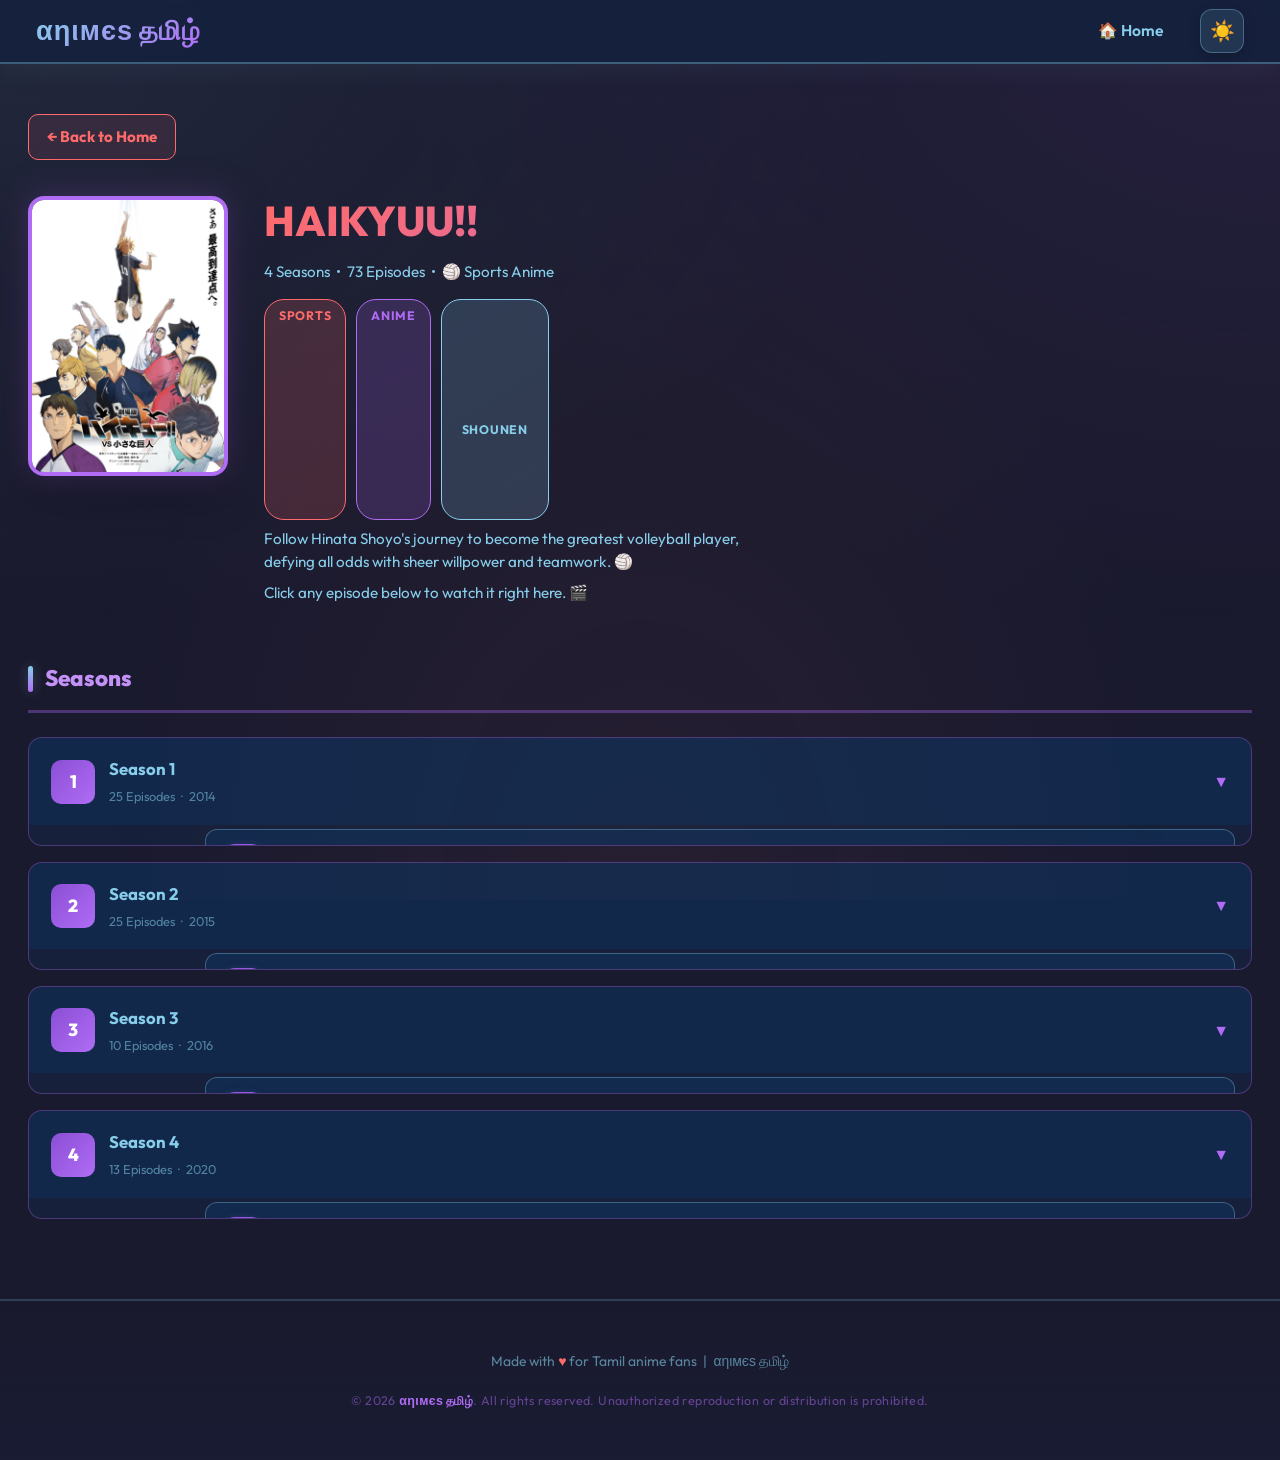
<file: Haikyuu.html>
<!DOCTYPE html>
<html lang="en">

<head>
    <meta charset="UTF-8">
    <meta name="viewport" content="width=device-width, initial-scale=1.0, viewport-fit=cover">
    <title>Haikyuu!! — αηιмєѕ தமிழ்</title>
    <meta name="description" content="Watch Haikyuu!! all seasons and episodes in Tamil on αηιмєѕ தமிழ்.">
    <link rel="stylesheet" href="style.css">

    <meta name="google-site-verification" content="Bs-zn-4_h5NOEnhNXeSkznOBG7yhEcJbRddoLscS0Bg" />


    <script>/* apply saved theme before paint */
        (function () { var t = localStorage.getItem('animeTheme') || 'dark'; document.documentElement.setAttribute('data-theme', t); })();
    </script>
    <!-- modal + accordion styles are now fully in style.css -->
        <style>
        /* Page-specific keyframes — all other styles live in style.css */
        @keyframes fadeIn  { from { opacity: 0; } to { opacity: 1; } }
        @keyframes slideUp { from { transform: translateY(30px); opacity: 0; } to { transform: translateY(0); opacity: 1; } }
    </style>

    <!-- Google tag (gtag.js) -->
    <script async src="https://www.googletagmanager.com/gtag/js?id=G-4DX2DXGVDZ"></script>
    <script>
      window.dataLayer = window.dataLayer || [];
      function gtag(){dataLayer.push(arguments);}
      gtag('js', new Date());

      gtag('config', 'G-4DX2DXGVDZ');
    </script>

</head>

<body>

    <!-- ===== VIDEO MODAL ===== -->
    <div class="modal-overlay" id="videoModal" role="dialog" aria-modal="true" aria-labelledby="modalEpTitle">
        <div class="modal-box">
            <div class="modal-topbar">
                <div class="modal-ep-title" id="modalEpTitle">Episode</div>
                <button class="modal-close" id="modalClose" title="Close (Esc)">✕</button>
            </div>
            <div class="modal-video-wrap" id="videoWrap">
                <iframe id="modalIframe" title="Anime Video Player" src="" allowfullscreen allow="autoplay; encrypted-media" referrerpolicy="no-referrer-when-downgrade" loading="lazy"></iframe>
            </div>
            <div class="modal-controls">
                <button class="modal-nav-btn btn-prev" id="btnPrev">◀ Previous</button>
                <div class="quality-selector quality-selector--inactive" id="qualitySelector">
                    <button class="quality-btn active" data-quality="720p">720p</button>
                    <button class="quality-btn" data-quality="480p">480p</button>
                    <button class="quality-btn" data-quality="360p">360p</button>
                </div>
                <div class="modal-ep-counter" id="epCounter">— / 73</div>
                <button class="download-btn" id="downloadBtn" title="Download current episode">
                    ⬇ Download
                </button>
                <button class="modal-nav-btn btn-next" id="btnNext">Next ▶</button>
            </div>
        </div>
    </div>

    <!-- ===== NAVBAR ===== -->
    <nav class="navbar">
        <a href="index.html" class="logo">αηιмєѕ தமிழ்</a>
        <button class="hamburger" id="hamburger" aria-label="Toggle menu" aria-expanded="false">
            <span></span>
            <span></span>
            <span></span>
        </button>
        <ul class="nav-links" id="navLinks">
            <li><a href="index.html">🏠 Home</a></li>
        </ul>
        <button class="theme-toggle" id="themeToggle" aria-label="Toggle light/dark theme"
            title="Toggle theme">☀️</button>

    </nav>

    <!-- ===== PAGE CONTENT ===== -->
    <div class="page-wrapper">

        <a href="index.html" class="back-link">← Back to Home</a>

        <!-- SHOW HEADER -->
        <div class="show-header">
            <img src="haikyuu.webp" alt="Haikyuu!! cover" loading="lazy" decoding="async">
            <div class="show-info">
                <h1>HAIKYUU!!</h1>
                <p class="show-meta">
                    4 Seasons &nbsp;•&nbsp; 73 Episodes &nbsp;•&nbsp; 🏐 Sports Anime
                </p>
                <div class="genre-tags">
                    <span class="genre-tag action">Sports</span>
                    <span class="genre-tag anime">Anime</span>
                    <span class="genre-tag hero">Shounen</span>
                </div>
                <p class="show-description">
                    Follow Hinata Shoyo's journey to become the greatest volleyball player, defying all odds with sheer
                    willpower and teamwork. 🏐
                </p>
                <p class="show-description">
                    Click any episode below to watch it right here. 🎬
                </p>
            </div>
        </div>

        <!-- SEASON SECTION TITLE -->
        <div class="section-title">Seasons</div>

        <!-- SEASON ACCORDION -->
        <div class="seasons-wrap" id="seasonsWrap">

            <!-- Season 1 -->
            <div class="season-block" id="block-s1">
                <div class="season-header" id="hdr-s1" role="button" aria-expanded="false" aria-controls="body-s1">
                    <div class="season-header-left">
                        <div class="season-num-badge">1</div>
                        <div>
                            <div class="season-header-title">Season 1</div>
                            <div class="season-header-meta">25 Episodes &nbsp;·&nbsp; 2014</div>
                        </div>
                    </div>
                    <span class="season-chevron">▼</span>
                </div>
                <div class="season-body" id="body-s1">
                    <div class="season-body-inner">
                        <div class="season-content">
                            <div class="season-cover">
                                <img src="haikyuus1.jpg" alt="Haikyuu!! Season 1" loading="lazy" decoding="async">
                            </div>
                            <div class="season-episodes">
                                <ul class="episode-list" id="listS1"></ul>
                            </div>
                        </div>
                    </div>
                </div>
            </div>

            <!-- Season 2 block -->
            <div class="season-block" id="block-s2">
                <div class="season-header" id="hdr-s2" role="button" aria-expanded="false" aria-controls="body-s2">
                    <div class="season-header-left">
                        <div class="season-num-badge">2</div>
                        <div>

                            <div class="season-header-title">Season 2</div>
                            <div class="season-header-meta">25 Episodes &nbsp;·&nbsp; 2015</div>
                        </div>
                    </div>
                    <span class="season-chevron">▼</span>
                </div>
                <div class="season-body" id="body-s2">
                    <div class="season-body-inner">
                        <div class="season-content">
                            <div class="season-cover">
                                <img src="haikyuus2.jpg" alt="Haikyuu!! Season 2" loading="lazy" decoding="async">
                            </div>
                            <div class="season-episodes">
                                <ul class="episode-list" id="listS2"></ul>
                            </div>
                        </div>
                    </div>
                </div>
            </div>

            <!-- Season 3 block -->
            <div class="season-block" id="block-s3">
                <div class="season-header" id="hdr-s3" role="button" aria-expanded="false" aria-controls="body-s3">
                    <div class="season-header-left">
                        <div class="season-num-badge">3</div>
                        <div>

                            <div class="season-header-title">Season 3</div>
                            <div class="season-header-meta">10 Episodes &nbsp;·&nbsp; 2016</div>
                        </div>
                    </div>
                    <span class="season-chevron">▼</span>
                </div>
                <div class="season-body" id="body-s3">
                    <div class="season-body-inner">
                        <div class="season-content">
                            <div class="season-cover">
                                <img src="haikyuus3.jpg" alt="Haikyuu!! Season 3" loading="lazy" decoding="async">
                            </div>
                            <div class="season-episodes">
                                <ul class="episode-list" id="listS3"></ul>
                            </div>
                        </div>
                    </div>
                </div>
            </div>

            <!-- Season 4 block -->
            <div class="season-block" id="block-s4">
                <div class="season-header" id="hdr-s4" role="button" aria-expanded="false" aria-controls="body-s4">
                    <div class="season-header-left">
                        <div class="season-num-badge">4</div>
                        <div>

                            <div class="season-header-title">Season 4</div>
                            <div class="season-header-meta">13 Episodes &nbsp;·&nbsp; 2020</div>
                        </div>
                    </div>
                    <span class="season-chevron">▼</span>
                </div>
                <div class="season-body" id="body-s4">
                    <div class="season-body-inner">
                        <div class="season-content">
                            <div class="season-cover">
                                <img src="haikyuus4.jpg" alt="Haikyuu!! Season 4" loading="lazy" decoding="async">
                            </div>
                            <div class="season-episodes">
                                <ul class="episode-list" id="listS4"></ul>
                            </div>
                        </div>
                    </div>
                </div>
            </div>

        </div>

    </div>

    <!-- FOOTER -->
    <footer>
        <p>Made with <span>♥</span> for Tamil anime fans &nbsp;|&nbsp; αηιмєѕ தமிழ்</p>
        <p class="copyright">&copy; 2026 <span class="copy-brand">αηιмєѕ தமிழ்</span>. All rights reserved. Unauthorized
            reproduction or distribution is prohibited.</p>
    </footer>

    <script>
        // ─── Episode data ───────────────────────────────────────────────────────────
        const season1 = [
            { label: 'Haikyuu!! — Season 1 Episode 1', url: 'https://drive.google.com/file/d/14x03SyTO67QUKjpjFS2pR1n2X7lVdZGv/view?usp=sharing' },
            { label: 'Haikyuu!! — Season 1 Episode 2', url: 'https://drive.google.com/file/d/1FvegS5MwZXsP91B36p8p28Ie2BCBrMmr/view?usp=sharing' },
            { label: 'Haikyuu!! — Season 1 Episode 3', url: 'https://drive.google.com/file/d/10g6aNcoxgBFV7Lof6YeZLNKFF3Zec7N_/view?usp=sharing' },
            { label: 'Haikyuu!! — Season 1 Episode 4', url: 'https://drive.google.com/file/d/1nr23TAJVKKl_1Ys1dkefRC4N_PAXpgI6/view?usp=sharing' },
            { label: 'Haikyuu!! — Season 1 Episode 5', url: 'https://drive.google.com/file/d/1cZE7AefTiUwq-vjv4nO00LlL3BlUYgY3/view?usp=sharing' },
            { label: 'Haikyuu!! — Season 1 Episode 6', url: 'https://drive.google.com/file/d/1OKmz2DTRern7k5rtkg8XU9r8KQUHuNPr/view?usp=sharing' },
            { label: 'Haikyuu!! — Season 1 Episode 7', url: 'https://drive.google.com/file/d/1VYbIe9qkKq2ZXQdMTgqCoJIxi-gmM-DE/view?usp=sharing' },
            { label: 'Haikyuu!! — Season 1 Episode 8', url: 'https://drive.google.com/file/d/1OHRDLONojv-4DOxvmwAyli0pQT2AJ0CD/view?usp=sharing' },
            { label: 'Haikyuu!! — Season 1 Episode 9', url: 'https://drive.google.com/file/d/1f8F3rheURhWStBqMAS4ZFo6zja8nLa5l/view?usp=sharing' },
            { label: 'Haikyuu!! — Season 1 Episode 10', url: 'https://drive.google.com/file/d/1Vp-lqs8nSIDxUVAdXmOVdr19qQi_rskN/view?usp=sharing' },
            { label: 'Haikyuu!! — Season 1 Episode 11', url: 'https://drive.google.com/file/d/189YWpkttPRUZIU_qLJKjJGPeaQO_I249/view?usp=sharing' },
            { label: 'Haikyuu!! — Season 1 Episode 12', url: 'https://drive.google.com/file/d/1IlYMOEfUGqr2rP8BuiBb1FwWzgIbqCYg/view?usp=sharing' },
            { label: 'Haikyuu!! — Season 1 Episode 13', url: 'https://drive.google.com/file/d/1y1l5naknuQYbhPmAkfriIMZL9dB9kuDP/view?usp=sharing' },
            { label: 'Haikyuu!! — Season 1 Episode 14', url: 'https://drive.google.com/file/d/1cKnvj_dW2OWu0by1hz4rDFkGbGxsPvBH/view?usp=sharing' },
            { label: 'Haikyuu!! — Season 1 Episode 15', url: 'https://drive.google.com/file/d/1Nhlqw22QpqS2rOG44TGUMyzilQJu7Ex1/view?usp=sharing' },
            { label: 'Haikyuu!! — Season 1 Episode 16', url: 'https://drive.google.com/file/d/1WeYeqkrL-dU3-0DklaYJOiPuKyDBRgnt/view?usp=sharing' },
            { label: 'Haikyuu!! — Season 1 Episode 17', url: 'https://drive.google.com/file/d/1N1XaKy5wmI0h6BXSecwu_ZAVdDcYo-UO/view?usp=sharing' },
            { label: 'Haikyuu!! — Season 1 Episode 18', url: 'https://drive.google.com/file/d/1xX_dwn_23NbxpE0o--PEonXPGcU22ZBb/view?usp=sharing' },
            { label: 'Haikyuu!! — Season 1 Episode 19', url: 'https://drive.google.com/file/d/1opre7vRmsDnUn8TKRByUeNee1-Ffpy6n/view?usp=sharing' },
            { label: 'Haikyuu!! — Season 1 Episode 20', url: 'https://drive.google.com/file/d/1EG2nz450w3kDYdM0DXYmy1sM5WqgjKYi/view?usp=sharing' },
            { label: 'Haikyuu!! — Season 1 Episode 21', url: 'https://drive.google.com/file/d/1iycOTB7DDHjgEW1F7UV2ZwVFRpOjNATQ/view?usp=sharing' },
            { label: 'Haikyuu!! — Season 1 Episode 22', url: 'https://drive.google.com/file/d/1Cwo6cjvV4eHfLHHrTSKxR_iXlSo_fxzv/view?usp=sharing' },
            { label: 'Haikyuu!! — Season 1 Episode 23', url: 'https://drive.google.com/file/d/1mNQwfd0qsvERbodojfNSifk2A8jCWNH0/view?usp=sharing' },
            { label: 'Haikyuu!! — Season 1 Episode 24', url: 'https://drive.google.com/file/d/1Ibv_9GWKnPvkRWvJuce1-YkS_IL8BVeM/view?usp=sharing' },
            { label: 'Haikyuu!! — Season 1 Episode 25', url: 'https://drive.google.com/file/d/1Gxwrs-1FkwrMtQk7qnETx_nEmJzP37UB/view?usp=sharing' },
        ];

        const season2 = [
            { label: 'Haikyuu!! — Season 2 Episode 1', url: 'https://drive.google.com/file/d/10kGoPIwp610GgmvIfjfQRp_kU7UVgz0v/view?usp=sharing' },
            { label: 'Haikyuu!! — Season 2 Episode 2', url: 'https://drive.google.com/file/d/1H9rstzbp7JUL-z6wiujLlSZsGfaZ2yF1/view?usp=sharing' },
            { label: 'Haikyuu!! — Season 2 Episode 3', url: 'https://drive.google.com/file/d/1kz5TqBcsRzvzj7lvLp_DAlR3mfyk27vc/view?usp=sharing' },
            { label: 'Haikyuu!! — Season 2 Episode 4', url: 'https://drive.google.com/file/d/1r3n8TNhSXhUA00h4ixyGiaRcwkuSTzoh/view?usp=sharing' },
            { label: 'Haikyuu!! — Season 2 Episode 5', url: 'https://drive.google.com/file/d/1QKefzPxfNk74o9fB05JqYHhoyVBocOZY/view?usp=sharing' },
            { label: 'Haikyuu!! — Season 2 Episode 6', url: 'https://drive.google.com/file/d/1RalokZUYPwHyABWL5mgqsmMipzwvWsq8/view?usp=sharing' },
            { label: 'Haikyuu!! — Season 2 Episode 7', url: 'https://drive.google.com/file/d/1diYkEqJDyJZmPLiMX5UKil2mIyMUnQ54/view?usp=sharing' },
            { label: 'Haikyuu!! — Season 2 Episode 8', url: 'https://drive.google.com/file/d/1dA0JzwUR43-gh3KnBPOHGP1lO7soeYCK/view?usp=sharing' },
            { label: 'Haikyuu!! — Season 2 Episode 9', url: 'https://drive.google.com/file/d/12gbxnLtV3mvLyc08VMZg6M8RlmXRcZjf/view?usp=sharing' },
            { label: 'Haikyuu!! — Season 2 Episode 10', url: 'https://drive.google.com/file/d/1_tGK8RBisuVWwKZi6EdkkVpqNXY4-I68/view?usp=sharing' },
            { label: 'Haikyuu!! — Season 2 Episode 11', url: 'https://drive.google.com/file/d/1s-fgwKKYfKVEMbS6omeIFLCPSdenDxXj/view?usp=sharing' },
            { label: 'Haikyuu!! — Season 2 Episode 12', url: 'https://drive.google.com/file/d/1RBmAk780FP0h5og1VGdrvEOKrLuxebpm/view?usp=sharing' },
            { label: 'Haikyuu!! — Season 2 Episode 13', url: 'https://drive.google.com/file/d/1ZLEgXSeyYJxj_LN_JeVH6Emye6WyNWso/view?usp=sharing' },
            { label: 'Haikyuu!! — Season 2 Episode 14', url: 'https://drive.google.com/file/d/1r8MSQQ2LzCsOMXawdKvRA8nXH4TOxVV9/view?usp=sharing' },
            { label: 'Haikyuu!! — Season 2 Episode 15', url: 'https://drive.google.com/file/d/1Aszri_17xIoCrtG-A6qwclONdUWsaRo5/view?usp=sharing' },
            { label: 'Haikyuu!! — Season 2 Episode 16', url: 'https://drive.google.com/file/d/1kbo52XL4XZ3li3ieSQwJsC2AWclGeccS/view?usp=sharing' },
            { label: 'Haikyuu!! — Season 2 Episode 17', url: 'https://drive.google.com/file/d/1XCkTFcxfEiaZ2jLgQrh15B8ohFUvVR6w/view?usp=sharing' },
            { label: 'Haikyuu!! — Season 2 Episode 18', url: 'https://drive.google.com/file/d/1pn8T3rEETh4Q61ucKWiIJiEkNOpz11Z8/view?usp=sharing' },
            { label: 'Haikyuu!! — Season 2 Episode 19', url: 'https://drive.google.com/file/d/1V5MxKrn3k670Aj-HM6LWMdYUowaiZzHI/view?usp=sharing' },
            { label: 'Haikyuu!! — Season 2 Episode 20', url: 'https://drive.google.com/file/d/1tR7XhcVlp0EViPgbeLWhcYwaDwgwrLdN/view?usp=sharing' },
            { label: 'Haikyuu!! — Season 2 Episode 21', url: 'https://drive.google.com/file/d/1zxAMMN1XPWGaprEQOB4oGWuLcYqnzDfg/view?usp=sharing' },
            { label: 'Haikyuu!! — Season 2 Episode 22', url: 'https://drive.google.com/file/d/1pI6AonQsdTqSbhlMsm3v8Y35cXDO52Uc/view?usp=sharing' },
            { label: 'Haikyuu!! — Season 2 Episode 23', url: 'https://drive.google.com/file/d/1CXuBjmDZP2hFPMkAqUxswMcLsmdssYSq/view?usp=sharing' },
            { label: 'Haikyuu!! — Season 2 Episode 24', url: 'https://drive.google.com/file/d/1rrYiIxftH19a38iA4K4qN82MEnRuahB4/view?usp=sharing' },
            { label: 'Haikyuu!! — Season 2 Episode 25', url: 'https://drive.google.com/file/d/1ojf3U2vNPpfGNe9U3RsUDZqs-Lqp4UMb/view?usp=sharing' },
        ];

        const season3 = [
            { label: 'Haikyuu!! — Season 3 Episode 1', url: 'https://drive.google.com/file/d/1sYCgxTcRjw_3Pf8Dl-eV18JX8lxzu7bA/view?usp=sharing' },
            { label: 'Haikyuu!! — Season 3 Episode 2', url: 'https://drive.google.com/file/d/1sseLfxaYX6GyQd2h8yGgrGS3PbFDWZg6/view?usp=sharing' },
            { label: 'Haikyuu!! — Season 3 Episode 3', url: 'https://drive.google.com/file/d/1I3Xvk_ALaVEDMdwe97XTunZDLl4wuYVB/view?usp=sharing' },
            { label: 'Haikyuu!! — Season 3 Episode 4', url: 'https://drive.google.com/file/d/1eWMst9wo6QahxzJopM1p0XojLvufEp1f/view?usp=sharing' },
            { label: 'Haikyuu!! — Season 3 Episode 5', url: 'https://drive.google.com/file/d/1kyfFT1pUqflsCmPdUXRlVpbAvEGlNIOp/view?usp=sharing' },
            { label: 'Haikyuu!! — Season 3 Episode 6', url: 'https://drive.google.com/file/d/15PRb8FqJglJiElhlMPdha8mMYvd0JWCG/view?usp=sharing' },
            { label: 'Haikyuu!! — Season 3 Episode 7', url: 'https://drive.google.com/file/d/14dpKUfRU2H2ukH4gNT2QDmmxlyYTE3q9/view?usp=sharing' },
            { label: 'Haikyuu!! — Season 3 Episode 8', url: 'https://drive.google.com/file/d/11huK7u934o8VgLPyjczMMHoctN-OdAyl/view?usp=sharing' },
            { label: 'Haikyuu!! — Season 3 Episode 9', url: 'https://drive.google.com/file/d/1za1RhagJdHGyeMN-1D9bj4eFLxDdSFV6/view?usp=sharing' },
            { label: 'Haikyuu!! — Season 3 Episode 10', url: 'https://drive.google.com/file/d/19RUgeuAIGM2EHxZ0v2OlX0D12kBKpdp4/view?usp=sharing' },
        ];

        const season4 = [
            { label: 'Haikyuu!! — Season 4 Episode 1', url: 'https://drive.google.com/file/d/1w-NOuW6C-5fOsyWG_MKxntJ2ZWzURj3P/view?usp=sharing' },
            { label: 'Haikyuu!! — Season 4 Episode 2', url: 'https://drive.google.com/file/d/1AjHxLcjlWj-19PUT1lw4-f39A0s_AMjN/view?usp=sharing' },
            { label: 'Haikyuu!! — Season 4 Episode 3', url: 'https://drive.google.com/file/d/1jcE5yyBMWyHSrzDtj3glCf9QMX4CUquE/view?usp=sharing' },
            { label: 'Haikyuu!! — Season 4 Episode 4', url: 'https://drive.google.com/file/d/1a45f00dJKSgg-Fhomav_xj5YiZP1lGN2/view?usp=sharing' },
            { label: 'Haikyuu!! — Season 4 Episode 5', url: 'https://drive.google.com/file/d/1Ewgg9mlNgnNgBkT467IpnFW6-SZkpuFM/view?usp=sharing' },
            { label: 'Haikyuu!! — Season 4 Episode 6', url: 'https://drive.google.com/file/d/1j2D0Xqx_8IE8Qq64bVfjnAilIcLsD1jZ/view?usp=sharing' },
            { label: 'Haikyuu!! — Season 4 Episode 7', url: 'https://drive.google.com/file/d/1pGPgbgc0-RI8VJXrnoMLzA3fUr9ufRQ1/view?usp=sharing' },
            { label: 'Haikyuu!! — Season 4 Episode 8', url: 'https://drive.google.com/file/d/1mA57xV2V_MGtXkNWn4gaMzcEYLs0UPEM/view?usp=sharing' },
            { label: 'Haikyuu!! — Season 4 Episode 9', url: 'https://drive.google.com/file/d/1KQ7CiumEgduYHjGssCJ42fRLRDDmJPmg/view?usp=sharing' },
            { label: 'Haikyuu!! — Season 4 Episode 10', url: 'https://drive.google.com/file/d/1Bv0284c7rCpTx4Ki8li3s8A-hYtJ-YgY/view?usp=sharing' },
            { label: 'Haikyuu!! — Season 4 Episode 11', url: 'https://drive.google.com/file/d/1-8O5Hj8llVVJFqVTLBh5aNOBE-wdgV5C/view?usp=sharing' },
            { label: 'Haikyuu!! — Season 4 Episode 12', url: 'https://drive.google.com/file/d/1bo9D-Yu_Ba4DOpkgigBJCBB9_Ku_F0Yq/view?usp=sharing' },
            { label: 'Haikyuu!! — Season 4 Episode 13', url: 'https://drive.google.com/file/d/1wKAQ3JL9rygt-h-llJJRJvM_YnDw4ozJ/view?usp=sharing' },

        ];

        const allEpisodes = [...season1, ...season2, ...season3, ...season4];
        const total = allEpisodes.length;
        let currentEp = 0;

        // ─── URL handler ────────────────────────────────────────────────────────────
        function embedUrl(shareUrl) {
            // Google Drive: convert share link to embed
            const m = shareUrl.match(/\/file\/d\/([^/]+)\//);
            return m ? `https://drive.google.com/file/d/${m[1]}/preview` : shareUrl;
        }


        // ─── Build episode list ─────────────────────────────────────────────────────
        function buildList(listId, episodes, globalOffset) {
            const ul = document.getElementById(listId);
            episodes.forEach((ep, i) => {
                const globalIndex = globalOffset + i;
                const epNum = String(i + 1).padStart(2, '0');
                const li = document.createElement('li');
                li.innerHTML = `
                    <a href="#" class="ep-link" data-index="${globalIndex}" id="ep-${globalIndex}">
                        <span class="ep-number">${epNum}</span>
                        ${ep.label}
                        <span class="ep-icon">▶</span>
                    </a>`;
                ul.appendChild(li);
            });
        }

        buildList('listS1', season1, 0);
        buildList('listS2', season2, season1.length);
        buildList('listS3', season3, season1.length + season2.length);
        buildList('listS4', season4, season1.length + season2.length + season3.length);

        // ─── Season accordion toggle ────────────────────────────────────────────────
        function toggleSeason(blockId, headerId) {
            const block = document.getElementById(blockId);
            const hdr = document.getElementById(headerId);
            const isOpen = block.classList.contains('open');
            block.classList.toggle('open', !isOpen);
            hdr.setAttribute('aria-expanded', String(!isOpen));
        }

        document.getElementById('hdr-s1').addEventListener('click', () => toggleSeason('block-s1', 'hdr-s1'));
        document.getElementById('hdr-s2').addEventListener('click', () => toggleSeason('block-s2', 'hdr-s2'));
        document.getElementById('hdr-s3').addEventListener('click', () => toggleSeason('block-s3', 'hdr-s3'));
        document.getElementById('hdr-s4').addEventListener('click', () => toggleSeason('block-s4', 'hdr-s4'));

        // ─── Modal elements ─────────────────────────────────────────────────────────
        const modal = document.getElementById('videoModal');
        const iframe = document.getElementById('modalIframe');
        const modalTitle = document.getElementById('modalEpTitle');
        const epCounter = document.getElementById('epCounter');
        const btnPrev = document.getElementById('btnPrev');
        const btnNext = document.getElementById('btnNext');
        const btnClose = document.getElementById('modalClose');
        const qualityBtns = document.querySelectorAll('.quality-btn');
        const downloadBtn = document.getElementById('downloadBtn');
        let currentQuality = '720p';

        const videoWrap = document.getElementById('videoWrap');
        iframe.addEventListener('load', function () { if (iframe.src) videoWrap.classList.add('loaded'); });
        function showLoading() { videoWrap.classList.remove('loaded'); }

        function openEpisode(index) {
            currentEp = index;
            currentQuality = '720p';
            const ep = allEpisodes[index];
            modalTitle.textContent = ep.label;
            epCounter.textContent = `${index + 1} / ${total}`;
            showLoading();
            iframe.src = embedUrl(ep.url);
            btnPrev.disabled = index === 0;
            btnNext.disabled = index === total - 1;
            modal.classList.add('active');
            document.body.style.overflow = 'hidden';

            document.querySelectorAll('.ep-link').forEach(a => a.classList.remove('ep-active'));
            const activeLink = document.getElementById(`ep-${index}`);
            if (activeLink) activeLink.classList.add('ep-active');

            // Reset quality buttons
            qualityBtns.forEach(btn => btn.classList.remove('active'));
            document.querySelector('[data-quality="720p"]').classList.add('active');
        }

        function updateVideoQuality(quality) {
            currentQuality = quality;
            const ep = allEpisodes[currentEp];
            showLoading();
            iframe.src = embedUrl(ep.url);
            
            // Update active quality button
            qualityBtns.forEach(btn => btn.classList.remove('active'));
            document.querySelector(`[data-quality="${quality}"]`).classList.add('active');
        }

        function downloadEpisode() {
            const ep = allEpisodes[currentEp];
            const match = ep.url.match(/\/file\/d\/([^\/]+)\//);
            if (!match || !match[1]) {
                console.error('Could not extract file ID');
                return;
            }
            
            const downloadUrl = `https://drive.google.com/uc?export=download&id=${match[1]}`;
            
            downloadBtn.classList.add('loading');
            downloadBtn.textContent = '⏳ Preparing...';
            downloadBtn.disabled = true;
            
            // Open download link
            const a = document.createElement('a');
            a.href = downloadUrl;
            a.target = '_blank';
            a.click();
            
            // Reset button after 2 seconds
            setTimeout(() => {
                downloadBtn.classList.remove('loading');
                downloadBtn.textContent = '⬇ Download';
                downloadBtn.disabled = false;
            }, 2000);
        }

        function closeModal() {
            modal.classList.remove('active');
            iframe.src = '';
            showLoading();
            document.body.style.overflow = '';
            document.querySelectorAll('.ep-link').forEach(a => a.classList.remove('ep-active'));
        }


        // ─── Event listeners ────────────────────────────────────────────────────────
        document.addEventListener('click', e => {
            const link = e.target.closest('.ep-link');
            if (!link) return;
            e.preventDefault();
            openEpisode(parseInt(link.dataset.index));
        });

        btnPrev.addEventListener('click', () => { if (currentEp > 0) openEpisode(currentEp - 1); });
        btnNext.addEventListener('click', () => { if (currentEp < total - 1) openEpisode(currentEp + 1); });
        downloadBtn.addEventListener('click', downloadEpisode);
        qualityBtns.forEach(btn => {
            btn.addEventListener('click', () => {
                updateVideoQuality(btn.dataset.quality);
            });
        });
        btnClose.addEventListener('click', closeModal);
        modal.addEventListener('click', e => { if (e.target === modal) closeModal(); });
        document.addEventListener('keydown', e => {
            if (e.key === 'Escape' && modal.classList.contains('active')) closeModal();
        });

        // ─── Hamburger menu ──────────────────────────────────────────────────────
        const hamburger = document.getElementById('hamburger');
        const navLinks = document.getElementById('navLinks');
        
        hamburger.addEventListener('click', function () {
            navLinks.classList.toggle('active');
            hamburger.classList.toggle('active');
            hamburger.setAttribute('aria-expanded', navLinks.classList.contains('active'));
        });

        // Close menu when a link is clicked
        navLinks.querySelectorAll('a').forEach(link => {
            link.addEventListener('click', function () {
                navLinks.classList.remove('active');
                hamburger.classList.remove('active');
                hamburger.setAttribute('aria-expanded', false);
            });
        });

        // ─── Theme toggle ────────────────────────────────────────────────────────────
        var themeBtn = document.getElementById('themeToggle');
        var htmlEl = document.documentElement;
        themeBtn.textContent = htmlEl.getAttribute('data-theme') === 'light' ? '🌙' : '☀️';
        themeBtn.addEventListener('click', function () {
            var next = htmlEl.getAttribute('data-theme') === 'light' ? 'dark' : 'light';
            htmlEl.setAttribute('data-theme', next);
            localStorage.setItem('animeTheme', next);
            themeBtn.textContent = next === 'light' ? '🌙' : '☀️';
        });
    </script>



    <!-- --- MOBILE ENHANCEMENTS � auto-hide controls, touch optimization --- -->
    <script>
        (function() {
            var isMobile = /Android|iPhone|iPad|iPod|webOS|BlackBerry|IEMobile|Opera Mini/i.test(navigator.userAgent) ||
                           (window.matchMedia('(pointer: coarse)').matches && window.innerWidth <= 1024);
            if (isMobile) document.body.classList.add('is-mobile');

            var modalEl = document.getElementById('videoModal');
            var topbarEl = modalEl ? modalEl.querySelector('.modal-topbar') : null;
            var controlsEl = modalEl ? modalEl.querySelector('.modal-controls') : null;
            var videoWrapEl = document.getElementById('videoWrap');
            if (!modalEl || !topbarEl || !controlsEl || !videoWrapEl) return;

            var hideTimer = null;
            var HIDE_DELAY = 3000;

            function showCtrl() {
                topbarEl.classList.remove('auto-hidden');
                controlsEl.classList.remove('auto-hidden');
            }

            function hideCtrl() {
                if (!isMobile) return;
                topbarEl.classList.add('auto-hidden');
                controlsEl.classList.add('auto-hidden');
            }

            function resetTimer() {
                showCtrl();
                clearTimeout(hideTimer);
                if (isMobile && modalEl.classList.contains('active')) {
                    hideTimer = setTimeout(hideCtrl, HIDE_DELAY);
                }
            }

            ['touchstart', 'touchmove', 'mousemove', 'click'].forEach(function(evt) {
                modalEl.addEventListener(evt, resetTimer, { passive: true });
            });

            videoWrapEl.addEventListener('click', function(e) {
                if (!isMobile) return;
                if (e.target.tagName === 'IFRAME') return;
                if (topbarEl.classList.contains('auto-hidden')) {
                    resetTimer();
                } else {
                    hideCtrl();
                    clearTimeout(hideTimer);
                }
            });

            var resizeTimer;
            function handleResize() {
                clearTimeout(resizeTimer);
                resizeTimer = setTimeout(function() {
                    if (videoWrapEl && modalEl.classList.contains('active')) {
                        videoWrapEl.style.display = 'none';
                        void videoWrapEl.offsetHeight;
                        videoWrapEl.style.display = '';
                    }
                }, 150);
            }
            window.addEventListener('orientationchange', handleResize);
            window.addEventListener('resize', handleResize);

            // Hook into openEpisode/closeModal to manage timer
            var _origModal = document.getElementById('videoModal');
            if (_origModal) {
                new MutationObserver(function(mutations) {
                    mutations.forEach(function(m) {
                        if (m.attributeName === 'class') {
                            if (_origModal.classList.contains('active')) {
                                resetTimer();
                            } else {
                                clearTimeout(hideTimer);
                                showCtrl();
                            }
                        }
                    });
                }).observe(_origModal, { attributes: true, attributeFilter: ['class'] });
            }
        })();
    </script>
</body>

</html>
</file>
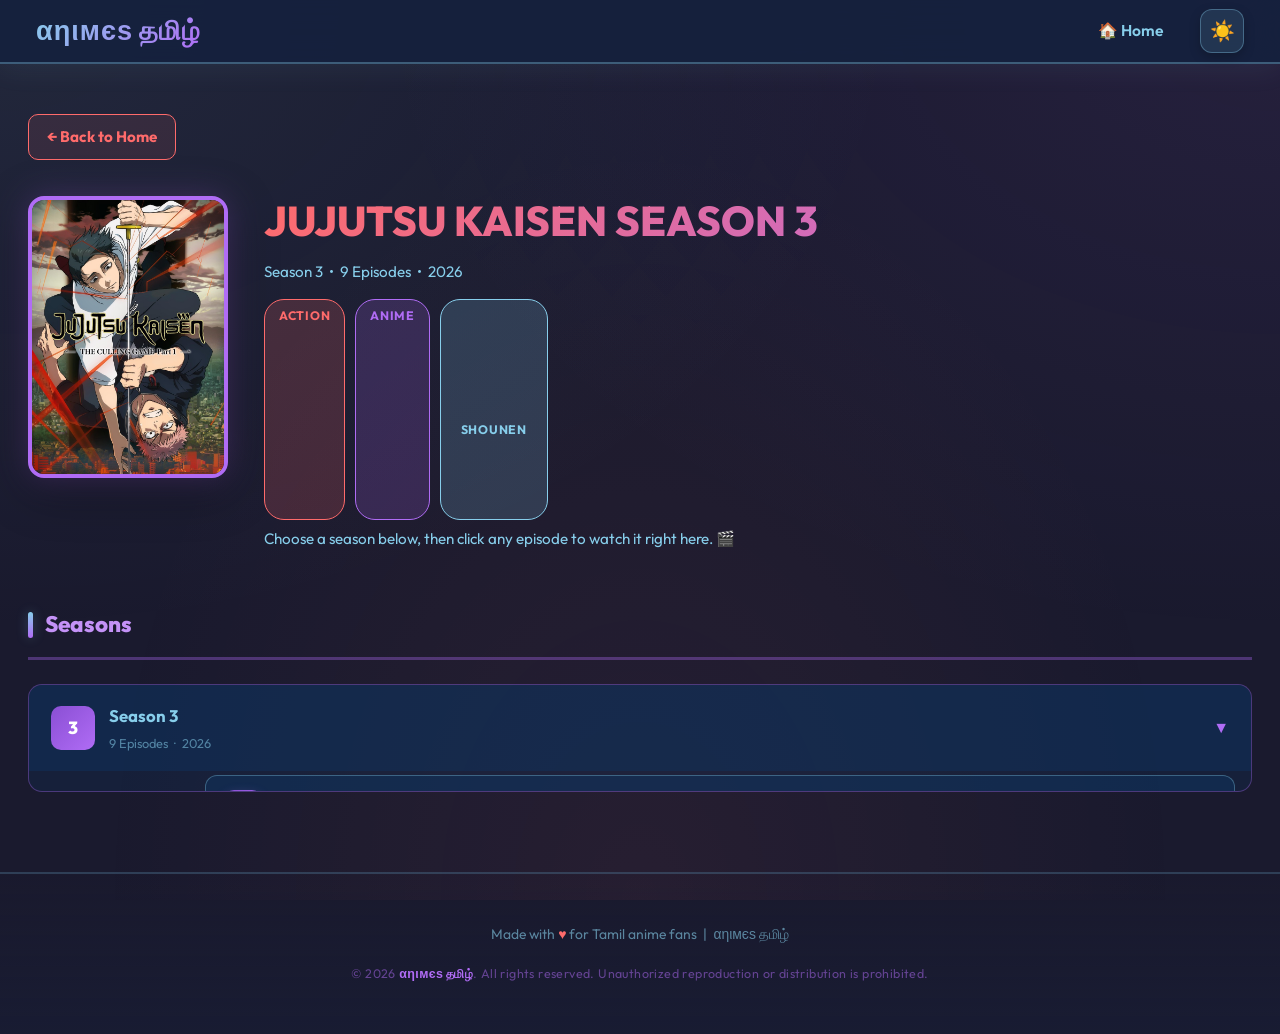
<file: JJKS3.html>
<!DOCTYPE html>
<html lang="en">

<head>
    <meta charset="UTF-8">
    <meta name="viewport" content="width=device-width, initial-scale=1.0, viewport-fit=cover">
    <title>Jujutsu Kaisen Season 3 — αηιмєѕ தமிழ்</title>
    <meta name="description" content="Watch Jujutsu Kaisen Season 3 all episodes in Tamil on αηιмєѕ தமிழ்.">
    <link rel="stylesheet" href="style.css">

    <meta name="google-site-verification" content="Bs-zn-4_h5NOEnhNXeSkznOBG7yhEcJbRddoLscS0Bg" />

    <script>/* apply saved theme before paint */
        (function () { var t = localStorage.getItem('animeTheme') || 'dark'; document.documentElement.setAttribute('data-theme', t); })();
    </script>
    <style>
        /* Page-specific keyframes — all other styles live in style.css */
        @keyframes fadeIn  { from { opacity: 0; } to { opacity: 1; } }
        @keyframes slideUp { from { transform: translateY(30px); opacity: 0; } to { transform: translateY(0); opacity: 1; } }
    </style>

    <!-- Google tag (gtag.js) -->
    <script async src="https://www.googletagmanager.com/gtag/js?id=G-4DX2DXGVDZ"></script>
    <script>
      window.dataLayer = window.dataLayer || [];
      function gtag(){dataLayer.push(arguments);}
      gtag('js', new Date());

      gtag('config', 'G-4DX2DXGVDZ');
    </script>

</head>

<body>

    <!-- ===== VIDEO MODAL ===== -->
    <div class="modal-overlay" id="videoModal" role="dialog" aria-modal="true" aria-labelledby="modalEpTitle">
        <div class="modal-box">
            <div class="modal-topbar">
                <div class="modal-ep-title" id="modalEpTitle">Episode</div>
                <button class="modal-close" id="modalClose" title="Close (Esc)">✕</button>
            </div>
            <div class="modal-video-wrap" id="videoWrap">
                <iframe id="modalIframe" title="Anime Video Player" src="" allowfullscreen allow="autoplay; encrypted-media" referrerpolicy="no-referrer-when-downgrade" loading="lazy"></iframe>
            </div>
            <div class="modal-controls">
                <button class="modal-nav-btn btn-prev" id="btnPrev">◀ Previous</button>
                <div class="quality-selector" id="qualitySelector">
                    <button class="quality-btn active" data-quality="720p">720p</button>
                    <button class="quality-btn" data-quality="480p">480p</button>
                    <button class="quality-btn" data-quality="360p">360p</button>
                </div>
                <div class="modal-ep-counter" id="epCounter">— / 9</div>
                <button class="download-btn" id="downloadBtn" title="Download current episode">
                    ⬇ Download
                </button>
                <button class="modal-nav-btn btn-next" id="btnNext">Next ▶</button>
            </div>
        </div>
    </div>

    <!-- ===== NAVBAR ===== -->
    <nav class="navbar">
        <a href="index.html" class="logo">αηιмєѕ தமிழ்</a>
        <button class="hamburger" id="hamburger" aria-label="Toggle menu" aria-expanded="false">
            <span></span>
            <span></span>
            <span></span>
        </button>
        <ul class="nav-links" id="navLinks">
            <li><a href="index.html">🏠 Home</a></li>
        </ul>
        <button class="theme-toggle" id="themeToggle" aria-label="Toggle light/dark theme" title="Toggle theme">☀️</button>

    </nav>

    <!-- ===== PAGE CONTENT ===== -->
    <div class="page-wrapper">

        <a href="index.html" class="back-link">← Back to Home</a>

        <!-- SHOW HEADER -->
        <div class="show-header">
            <img src="jjks3.jpg" alt="Jujutsu Kaisen Season 3" loading="lazy" decoding="async">
            <div class="show-info">
                <h1>JUJUTSU KAISEN SEASON 3</h1>
                <p>
                    Season 3 &nbsp;•&nbsp; 9 Episodes &nbsp;•&nbsp; 2026
                </p>
                <div class="genre-tags">
                    <span class="genre-tag action">Action</span>
                    <span class="genre-tag anime">Anime</span>
                    <span class="genre-tag hero">Shounen</span>
                </div>
                <p class="show-description">
                    Choose a season below, then click any episode to watch it right here. 🎬
                </p>
            </div>
        </div>

        <!-- SEASON SECTION TITLE -->
        <div class="section-title">Seasons</div>

        <!-- SEASON ACCORDION -->
        <div class="seasons-wrap">

            <!-- Season 3 block -->
            <div class="season-block" id="block-s3">
                <div class="season-header" id="hdr-s3" role="button" aria-expanded="false" aria-controls="body-s3">
                    <div class="season-header-left">
                        <div class="season-num-badge">3</div>
                        <div>
                            <div class="season-header-title">Season 3</div>
                            <div class="season-header-meta">9 Episodes &nbsp;·&nbsp; 2026</div>
                        </div>
                    </div>
                    <span class="season-chevron">▼</span>
                </div>
                <div class="season-body" id="body-s3">
                    <div class="season-body-inner">
                        <div class="season-content">
                            <div class="season-cover">
                                <img src="jjks3.jpg" alt="Jujutsu Kaisen Season 3" loading="lazy" decoding="async">
                            </div>
                            <div class="season-episodes">
                                <ul class="episode-list" id="episodeList"></ul>
                            </div>
                        </div>
                    </div>
                </div>
            </div>

        </div>

    </div>

    <!-- FOOTER -->
    <footer>
        <p>Made with <span>♥</span> for Tamil anime fans &nbsp;|&nbsp; αηιмєѕ தமிழ்</p>
        <p class="copyright">&copy; 2026 <span class="copy-brand">αηιмєѕ தமிழ்</span>. All rights reserved. Unauthorized
            reproduction or distribution is prohibited.</p>
    </footer>

    <script>
        // ─── Episode data with multiple quality options ──────────────────────────
        // Note: Episodes 4–9 reuse placeholder Drive IDs until unique uploads are added.
        const episodes = [
            { 
                title: 'Jujutsu Kaisen — Season 3 Episode 1',
                qualities: {
                    '720p': '1ni_G0Oe1KCDQlX5h09XZVtr2wXvZZKAc',
                    '480p': '10Kfra3SlPDcDZEaqt_16jdudp21EO2KB',
                    '360p': '1htWBmRU5avuQUTq0tLWltP8pdJg1na3r'
                }
            },
            { 
                title: 'Jujutsu Kaisen — Season 3 Episode 2',
                qualities: {
                    '720p': '1vHqnT3H7HDOtqEr1rB0ikAeJYn5yrOZS',
                    '480p': '1DMEDyIkDN0Q0kDpMy8GMheOhuNaURt_o',
                    '360p': '1uUf4aQSmcqlyLuptzXhkQMXIO-ezj3yl'
                }
            },
            { 
                title: 'Jujutsu Kaisen — Season 3 Episode 3',
                qualities: {
                    '720p': '1ItHb0RLCNcj0u20IOOIFqItU2-C0SfKZ',
                    '480p': '1kcTKomRymmZXkpHocSrpo24xtUE03zcZ',
                    '360p': '1qmKaffReJZRVHK5d0J41sX0OJqirkPjY'
                }
            },
            { 
                title: 'Jujutsu Kaisen — Season 3 Episode 4',
                qualities: {
                    '720p': '1ni_G0Oe1KCDQlX5h09XZVtr2wXvZZKAc',
                    '480p': '10Kfra3SlPDcDZEaqt_16jdudp21EO2KB',
                    '360p': '1htWBmRU5avuQUTq0tLWltP8pdJg1na3r'
                }
            },
            { 
                title: 'Jujutsu Kaisen — Season 3 Episode 5',
                qualities: {
                    '720p': '1vHqnT3H7HDOtqEr1rB0ikAeJYn5yrOZS',
                    '480p': '1DMEDyIkDN0Q0kDpMy8GMheOhuNaURt_o',
                    '360p': '1uUf4aQSmcqlyLuptzXhkQMXIO-ezj3yl'
                }
            },
            { 
                title: 'Jujutsu Kaisen — Season 3 Episode 6',
                qualities: {
                    '720p': '1ItHb0RLCNcj0u20IOOIFqItU2-C0SfKZ',
                    '480p': '1kcTKomRymmZXkpHocSrpo24xtUE03zcZ',
                    '360p': '1qmKaffReJZRVHK5d0J41sX0OJqirkPjY'
                }
            },
            { 
                title: 'Jujutsu Kaisen — Season 3 Episode 7',
                qualities: {
                    '720p': '1ni_G0Oe1KCDQlX5h09XZVtr2wXvZZKAc',
                    '480p': '10Kfra3SlPDcDZEaqt_16jdudp21EO2KB',
                    '360p': '1htWBmRU5avuQUTq0tLWltP8pdJg1na3r'
                }
            },
            { 
                title: 'Jujutsu Kaisen — Season 3 Episode 8',
                qualities: {
                    '720p': '1vHqnT3H7HDOtqEr1rB0ikAeJYn5yrOZS',
                    '480p': '1DMEDyIkDN0Q0kDpMy8GMheOhuNaURt_o',
                    '360p': '1uUf4aQSmcqlyLuptzXhkQMXIO-ezj3yl'
                }
            },
            { 
                title: 'Jujutsu Kaisen — Season 3 Episode 9',
                qualities: {
                    '720p': '1ItHb0RLCNcj0u20IOOIFqItU2-C0SfKZ',
                    '480p': '1kcTKomRymmZXkpHocSrpo24xtUE03zcZ',
                    '360p': '1qmKaffReJZRVHK5d0J41sX0OJqirkPjY'
                }
            }
        ];

        const total = episodes.length;
        let currentEp = 0;
        let currentQuality = '720p';

        // ─── Build episode list ────────────────────────────────────────────────────
        const list = document.getElementById('episodeList');
        episodes.forEach((ep, i) => {
            const epNum = String(i + 1).padStart(2, '0');
            const li = document.createElement('li');
            li.innerHTML = `
                <a href="#" class="ep-link" data-index="${i}" id="ep-${i}">
                    <span class="ep-number">${epNum}</span>
                    ${ep.title.replace('Jujutsu Kaisen — Season 3 ', '')}
                    <span class="ep-icon">▶</span>
                </a>`;
            list.appendChild(li);
        });

        // ─── Season accordion toggle ───────────────────────────────────────────────
        document.getElementById('hdr-s3').addEventListener('click', () => {
            const block = document.getElementById('block-s3');
            const hdr   = document.getElementById('hdr-s3');
            const isOpen = block.classList.contains('open');
            block.classList.toggle('open', !isOpen);
            hdr.setAttribute('aria-expanded', String(!isOpen));
        });

        // ─── Modal elements ────────────────────────────────────────────────────────
        const modal          = document.getElementById('videoModal');
        const iframe         = document.getElementById('modalIframe');
        const modalTitle     = document.getElementById('modalEpTitle');
        const epCounter      = document.getElementById('epCounter');
        const btnPrev        = document.getElementById('btnPrev');
        const btnNext        = document.getElementById('btnNext');
        const btnClose       = document.getElementById('modalClose');
        const qualityBtns    = document.querySelectorAll('.quality-btn');
        const downloadBtn    = document.getElementById('downloadBtn');

        function embedUrl(fileId) {
            return `https://drive.google.com/file/d/${fileId}/preview`;
        }

        const videoWrap = document.getElementById('videoWrap');

        // Iframe load detection — show spinner while loading, fade in when ready
        iframe.addEventListener('load', function () {
            if (iframe.src) videoWrap.classList.add('loaded');
        });

        function showLoading() {
            videoWrap.classList.remove('loaded');
        }

        function updateVideoQuality(quality) {
            currentQuality = quality;
            const ep = episodes[currentEp];
            const fileId = ep.qualities[quality];
            showLoading();
            iframe.src = embedUrl(fileId);
            
            // Update active quality button
            qualityBtns.forEach(btn => btn.classList.remove('active'));
            document.querySelector(`[data-quality="${quality}"]`).classList.add('active');
        }

        function openEpisode(index) {
            currentEp = index;
            currentQuality = '720p';
            const ep = episodes[index];
            modalTitle.textContent = ep.title;
            epCounter.textContent  = `${index + 1} / ${total}`;
            
            showLoading();
            const fileId = ep.qualities['720p'];
            iframe.src = embedUrl(fileId);
            
            btnPrev.disabled = index === 0;
            btnNext.disabled = index === total - 1;
            modal.classList.add('active');
            document.body.style.overflow = 'hidden';

            document.querySelectorAll('.ep-link').forEach(a => a.classList.remove('ep-active'));
            const activeLink = document.getElementById(`ep-${index}`);
            if (activeLink) activeLink.classList.add('ep-active');
            
            // Reset quality buttons
            qualityBtns.forEach(btn => btn.classList.remove('active'));
            document.querySelector('[data-quality="720p"]').classList.add('active');
        }

        function closeModal() {
            modal.classList.remove('active');
            iframe.src = '';
            showLoading();
            document.body.style.overflow = '';
            document.querySelectorAll('.ep-link').forEach(a => a.classList.remove('ep-active'));
        }

        function downloadEpisode() {
            const ep = episodes[currentEp];
            const fileId = ep.qualities[currentQuality];
            const downloadUrl = `https://drive.google.com/uc?export=download&id=${fileId}`;
            
            downloadBtn.classList.add('loading');
            downloadBtn.textContent = '⏳ Preparing...';
            downloadBtn.disabled = true;
            
            // Open download link
            const a = document.createElement('a');
            a.href = downloadUrl;
            a.target = '_blank';
            a.click();
            
            // Reset button after 2 seconds
            setTimeout(() => {
                downloadBtn.classList.remove('loading');
                downloadBtn.textContent = '⬇ Download';
                downloadBtn.disabled = false;
            }, 2000);
        }


        // ─── Event listeners ──────────────────────────────────────────────────
        list.addEventListener('click', e => {
            const link = e.target.closest('.ep-link');
            if (!link) return;
            e.preventDefault();
            openEpisode(parseInt(link.dataset.index));
        });

        qualityBtns.forEach(btn => {
            btn.addEventListener('click', () => {
                updateVideoQuality(btn.dataset.quality);
            });
        });

        downloadBtn.addEventListener('click', downloadEpisode);
        btnPrev.addEventListener('click', () => { if (currentEp > 0) openEpisode(currentEp - 1); });
        btnNext.addEventListener('click', () => { if (currentEp < total - 1) openEpisode(currentEp + 1); });
        btnClose.addEventListener('click', closeModal);
        modal.addEventListener('click', e => { if (e.target === modal) closeModal(); });
        document.addEventListener('keydown', e => {
            if (e.key === 'Escape' && modal.classList.contains('active')) closeModal();
        });

        // ─── Hamburger menu ──────────────────────────────────────────────────────
        const hamburger = document.getElementById('hamburger');
        const navLinks = document.getElementById('navLinks');
        
        hamburger.addEventListener('click', function () {
            navLinks.classList.toggle('active');
            hamburger.classList.toggle('active');
            hamburger.setAttribute('aria-expanded', navLinks.classList.contains('active'));
        });

        // Close menu when a link is clicked
        navLinks.querySelectorAll('a').forEach(link => {
            link.addEventListener('click', function () {
                navLinks.classList.remove('active');
                hamburger.classList.remove('active');
                hamburger.setAttribute('aria-expanded', false);
            });
        });

        // ─── Theme toggle ─────────────────────────────────────────────────────────
        var themeBtn = document.getElementById('themeToggle');
        var htmlEl   = document.documentElement;
        themeBtn.textContent = htmlEl.getAttribute('data-theme') === 'light' ? '🌙' : '☀️';
        themeBtn.addEventListener('click', function () {
            var next = htmlEl.getAttribute('data-theme') === 'light' ? 'dark' : 'light';
            htmlEl.setAttribute('data-theme', next);
            localStorage.setItem('animeTheme', next);
            themeBtn.textContent = next === 'light' ? '🌙' : '☀️';
        });
    </script>



    <!-- --- MOBILE ENHANCEMENTS � auto-hide controls, touch optimization --- -->
    <script>
        (function() {
            var isMobile = /Android|iPhone|iPad|iPod|webOS|BlackBerry|IEMobile|Opera Mini/i.test(navigator.userAgent) ||
                           (window.matchMedia('(pointer: coarse)').matches && window.innerWidth <= 1024);
            if (isMobile) document.body.classList.add('is-mobile');

            var modalEl = document.getElementById('videoModal');
            var topbarEl = modalEl ? modalEl.querySelector('.modal-topbar') : null;
            var controlsEl = modalEl ? modalEl.querySelector('.modal-controls') : null;
            var videoWrapEl = document.getElementById('videoWrap');
            if (!modalEl || !topbarEl || !controlsEl || !videoWrapEl) return;

            var hideTimer = null;
            var HIDE_DELAY = 3000;

            function showCtrl() {
                topbarEl.classList.remove('auto-hidden');
                controlsEl.classList.remove('auto-hidden');
            }

            function hideCtrl() {
                if (!isMobile) return;
                topbarEl.classList.add('auto-hidden');
                controlsEl.classList.add('auto-hidden');
            }

            function resetTimer() {
                showCtrl();
                clearTimeout(hideTimer);
                if (isMobile && modalEl.classList.contains('active')) {
                    hideTimer = setTimeout(hideCtrl, HIDE_DELAY);
                }
            }

            ['touchstart', 'touchmove', 'mousemove', 'click'].forEach(function(evt) {
                modalEl.addEventListener(evt, resetTimer, { passive: true });
            });

            videoWrapEl.addEventListener('click', function(e) {
                if (!isMobile) return;
                if (e.target.tagName === 'IFRAME') return;
                if (topbarEl.classList.contains('auto-hidden')) {
                    resetTimer();
                } else {
                    hideCtrl();
                    clearTimeout(hideTimer);
                }
            });

            var resizeTimer;
            function handleResize() {
                clearTimeout(resizeTimer);
                resizeTimer = setTimeout(function() {
                    if (videoWrapEl && modalEl.classList.contains('active')) {
                        videoWrapEl.style.display = 'none';
                        void videoWrapEl.offsetHeight;
                        videoWrapEl.style.display = '';
                    }
                }, 150);
            }
            window.addEventListener('orientationchange', handleResize);
            window.addEventListener('resize', handleResize);

            // Hook into openEpisode/closeModal to manage timer
            var _origModal = document.getElementById('videoModal');
            if (_origModal) {
                new MutationObserver(function(mutations) {
                    mutations.forEach(function(m) {
                        if (m.attributeName === 'class') {
                            if (_origModal.classList.contains('active')) {
                                resetTimer();
                            } else {
                                clearTimeout(hideTimer);
                                showCtrl();
                            }
                        }
                    });
                }).observe(_origModal, { attributes: true, attributeFilter: ['class'] });
            }
        })();
    </script>
</body>

</html>
</file>
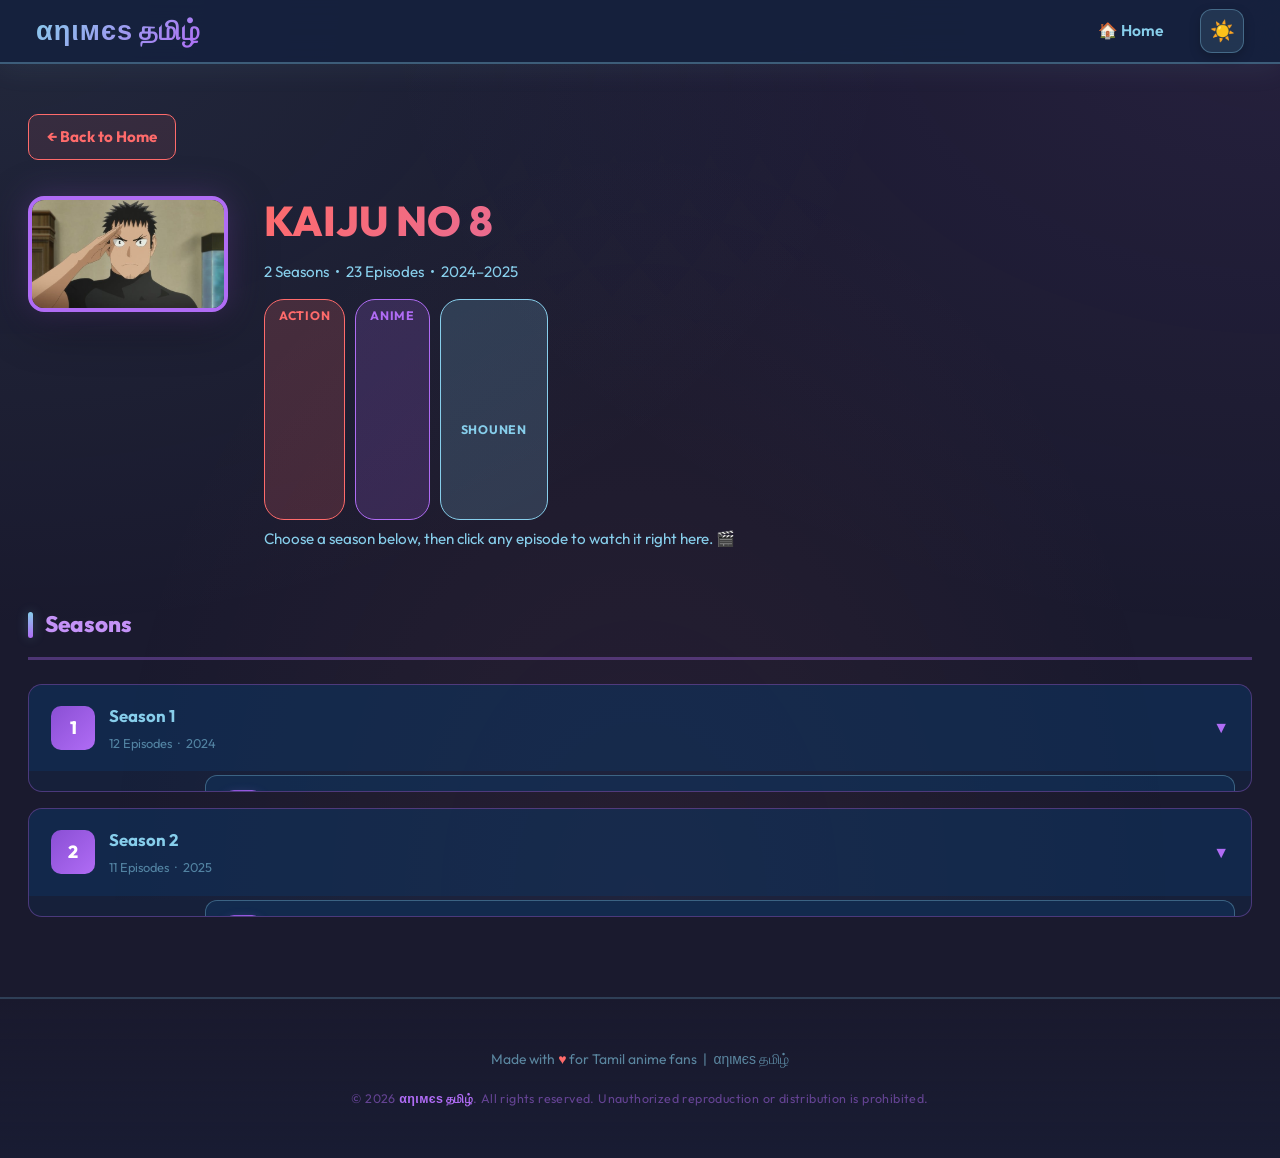
<file: kaijuno 8.html>
<!DOCTYPE html>
<html lang="en">

<head>
    <meta charset="UTF-8">
    <meta name="viewport" content="width=device-width, initial-scale=1.0, viewport-fit=cover">
    <title>Kaiju No 8 — αηιмєѕ தமிழ்</title>
    <meta name="description" content="Watch Kaiju No 8 Season 1 & Season 2 all episodes in Tamil on αηιмєѕ தமிழ்.">
    <link rel="stylesheet" href="style.css">

    <meta name="google-site-verification" content="Bs-zn-4_h5NOEnhNXeSkznOBG7yhEcJbRddoLscS0Bg" />


    <script>/* apply saved theme before paint */
        (function () { var t = localStorage.getItem('animeTheme') || 'dark'; document.documentElement.setAttribute('data-theme', t); })();
    </script>
        <style>
        /* Page-specific keyframes — all other styles live in style.css */
        @keyframes fadeIn  { from { opacity: 0; } to { opacity: 1; } }
        @keyframes slideUp { from { transform: translateY(30px); opacity: 0; } to { transform: translateY(0); opacity: 1; } }
    </style>

    <!-- Google tag (gtag.js) -->
    <script async src="https://www.googletagmanager.com/gtag/js?id=G-4DX2DXGVDZ"></script>
    <script>
      window.dataLayer = window.dataLayer || [];
      function gtag(){dataLayer.push(arguments);}
      gtag('js', new Date());

      gtag('config', 'G-4DX2DXGVDZ');
    </script>

</head>

<body>

    <!-- ===== VIDEO MODAL ===== -->
    <div class="modal-overlay" id="videoModal" role="dialog" aria-modal="true" aria-labelledby="modalEpTitle">
        <div class="modal-box">
            <div class="modal-topbar">
                <div class="modal-ep-title" id="modalEpTitle">Episode</div>
                <button class="modal-close" id="modalClose" title="Close (Esc)">✕</button>
            </div>
            <div class="modal-video-wrap" id="videoWrap">
                <iframe id="modalIframe" title="Anime Video Player" src="" allowfullscreen allow="autoplay; encrypted-media" referrerpolicy="no-referrer-when-downgrade" loading="lazy"></iframe>
            </div>
            <div class="modal-controls">
                <button class="modal-nav-btn btn-prev" id="btnPrev">◀ Previous</button>
                <div class="quality-selector quality-selector--inactive" id="qualitySelector">
                    <button class="quality-btn active" data-quality="720p">720p</button>
                    <button class="quality-btn" data-quality="480p">480p</button>
                    <button class="quality-btn" data-quality="360p">360p</button>
                </div>
                <div class="modal-ep-counter" id="epCounter">— / 23</div>
                <button class="download-btn" id="downloadBtn" title="Download current episode">
                    ⬇ Download
                </button>
                <button class="modal-nav-btn btn-next" id="btnNext">Next ▶</button>
            </div>
        </div>
    </div>

    <!-- ===== NAVBAR ===== -->
    <nav class="navbar">
        <a href="index.html" class="logo">αηιмєѕ தமிழ்</a>
        <button class="hamburger" id="hamburger" aria-label="Toggle menu" aria-expanded="false">
            <span></span>
            <span></span>
            <span></span>
        </button>
        <ul class="nav-links" id="navLinks">
            <li><a href="index.html">🏠 Home</a></li>
        </ul>
        <button class="theme-toggle" id="themeToggle" aria-label="Toggle light/dark theme"
            title="Toggle theme">☀️</button>

    </nav>

    <!-- ===== PAGE CONTENT ===== -->
    <div class="page-wrapper">

        <a href="index.html" class="back-link">← Back to Home</a>

        <!-- SHOW HEADER -->
        <div class="show-header">
            <img src="kaiju.jpg" alt="Kaiju No 8 cover" loading="lazy" decoding="async">
            <div class="show-info">
                <h1>KAIJU NO 8</h1>
                <p>
                    2 Seasons &nbsp;•&nbsp; 23 Episodes &nbsp;•&nbsp; 2024–2025
                </p>
                <div class="genre-tags">
                    <span class="genre-tag action">Action</span>
                    <span class="genre-tag anime">Anime</span>
                    <span class="genre-tag hero">Shounen</span>
                </div>
                <p class="show-description">
                    Choose a season below, then click any episode to watch it right here. 🎬
                </p>
            </div>
        </div>

        <!-- SEASON SECTION TITLE -->
        <div class="section-title">Seasons</div>

        <!-- SEASON ACCORDION -->
        <div class="seasons-wrap" id="seasonsWrap">

            <!-- Season 1 block -->
            <div class="season-block" id="block-s1">
                <div class="season-header" id="hdr-s1" role="button" aria-expanded="false" aria-controls="body-s1">
                    <div class="season-header-left">
                        <div class="season-num-badge">1</div>
                        <div>
                            <div class="season-header-title">Season 1</div>
                            <div class="season-header-meta">12 Episodes &nbsp;·&nbsp; 2024</div>
                        </div>
                    </div>
                    <span class="season-chevron">▼</span>
                </div>
                <div class="season-body" id="body-s1">
                    <div class="season-body-inner">
                        <div class="season-content">
                            <div class="season-cover">
                                <img src="kaiju s1.jpg" alt="Kaiju No 8 Season 1" loading="lazy" decoding="async">
                            </div>
                            <div class="season-episodes">
                                <ul class="episode-list" id="listS1"></ul>
                            </div>
                        </div>
                    </div>
                </div>
            </div>

            <!-- Season 2 block -->
            <div class="season-block" id="block-s2">
                <div class="season-header" id="hdr-s2" role="button" aria-expanded="false" aria-controls="body-s2">
                    <div class="season-header-left">
                        <div class="season-num-badge">2</div>
                        <div>
                            <div class="season-header-title">Season 2</div>
                            <div class="season-header-meta">11 Episodes &nbsp;·&nbsp; 2025</div>
                        </div>
                    </div>
                    <span class="season-chevron">▼</span>
                </div>
                <div class="season-body" id="body-s2">
                    <div class="season-body-inner">
                        <div class="season-content">
                            <div class="season-cover">
                                <img src="kaiju s2.jpg" alt="Kaiju No 8 Season 2" loading="lazy" decoding="async">
                            </div>
                            <div class="season-episodes">
                                <ul class="episode-list" id="listS2"></ul>
                            </div>
                        </div>
                    </div>
                </div>
            </div>

        </div>

    </div>

    <!-- FOOTER -->
    <footer>
        <p>Made with <span>♥</span> for Tamil anime fans &nbsp;|&nbsp; αηιмєѕ தமிழ்</p>
        <p class="copyright">&copy; 2026 <span class="copy-brand">αηιмєѕ தமிழ்</span>. All rights reserved. Unauthorized
            reproduction or distribution is prohibited.</p>
    </footer>

    <script>
        // ─── Episode data ──────────────────────────────────────────────────────────
        const season1 = [
            { label: 'Kaiju No 8 — Season 1 Episode 1', url: 'https://drive.google.com/file/d/1SQdU7-oCjSGLFqxkZANO0QhpoNAV9YgE/view?usp=sharing' },
            { label: 'Kaiju No 8 — Season 1 Episode 2', url: 'https://drive.google.com/file/d/1slCl1-bMnDuedInBXkPrkW3dXA-Kjrlw/view?usp=sharing' },
            { label: 'Kaiju No 8 — Season 1 Episode 3', url: 'https://drive.google.com/file/d/1df5BNUHcQiUToxUrKS_ZSaupTJdo8NCW/view?usp=sharing' },
            { label: 'Kaiju No 8 — Season 1 Episode 4', url: 'https://drive.google.com/file/d/1Epzs0pTpDH2H_2T0MtRRbNhUuou4YvIN/view?usp=sharing' },
            { label: 'Kaiju No 8 — Season 1 Episode 5', url: 'https://drive.google.com/file/d/15iseAKnrBogXZeWBsgOP8c--k4uznDfs/view?usp=sharing' },
            { label: 'Kaiju No 8 — Season 1 Episode 6', url: 'https://drive.google.com/file/d/1limCV2f8l2_ECAoMO6LC5fGmfbgedNvI/view?usp=sharing' },
            { label: 'Kaiju No 8 — Season 1 Episode 7', url: 'https://drive.google.com/file/d/1a5sQEheWYPLd4WDsBLnzuz1FeoFnVYBa/view?usp=sharing' },
            { label: 'Kaiju No 8 — Season 1 Episode 8', url: 'https://drive.google.com/file/d/1tx2oTHioel0i9R4aDPWIbGquOw2kBmTl/view?usp=sharing' },
            { label: 'Kaiju No 8 — Season 1 Episode 9', url: 'https://drive.google.com/file/d/10ROztWnPsDJIw_A4IsulHV4IM5qct7ug/view?usp=sharing' },
            { label: 'Kaiju No 8 — Season 1 Episode 10', url: 'https://drive.google.com/file/d/16EOZ0BHvXDrXGWtnbfmbseKAAE1qQ4Bh/view?usp=sharing' },
            { label: 'Kaiju No 8 — Season 1 Episode 11', url: 'https://drive.google.com/file/d/1fiXD_qAjBJxOSn0_fxzmwAqKCjcs7yIe/view?usp=sharing' },
            { label: 'Kaiju No 8 — Season 1 Episode 12', url: 'https://drive.google.com/file/d/12lRuG_6zJYm4L8yr_VJXBcfNf6OTClSP/view?usp=sharing' },
        ];

        const season2 = [
            { label: 'Kaiju No 8 — Season 2 Episode 1', url: 'https://drive.google.com/file/d/1jw5mOyBFdaBSIUXXzY27vp9jiHBAiS08/view?usp=sharing' },
            { label: 'Kaiju No 8 — Season 2 Episode 2', url: 'https://drive.google.com/file/d/1udTMF3a66wEA-T8aFatY2-XCoUkR0y23/view?usp=sharing' },
            { label: 'Kaiju No 8 — Season 2 Episode 3', url: 'https://drive.google.com/file/d/160on1nh_DBX_YmBbIE9BixxRJlSCOwOh/view?usp=sharing' },
            { label: 'Kaiju No 8 — Season 2 Episode 4', url: 'https://drive.google.com/file/d/16yu-UHvPe5kLOply-SynJePtzBcuK2RV/view?usp=sharing' },
            { label: 'Kaiju No 8 — Season 2 Episode 5', url: 'https://drive.google.com/file/d/1Yp0bkWqr4riLqWOP73AGlzs_lEQ7rMTx/view?usp=sharing' },
            { label: 'Kaiju No 8 — Season 2 Episode 6', url: 'https://drive.google.com/file/d/1rGhYqCgDulSk4XWcwmF-eZlkwNXiDSWg/view?usp=sharing' },
            { label: 'Kaiju No 8 — Season 2 Episode 7', url: 'https://drive.google.com/file/d/1maedUOLF1yBX1jt9t7JcP6P0Y1s2AJAZ/view?usp=sharing' },
            { label: 'Kaiju No 8 — Season 2 Episode 8', url: 'https://drive.google.com/file/d/1gbk4k4xwP0yTH95IcqeEutiokL0TCxcn/view?usp=sharing' },
            { label: 'Kaiju No 8 — Season 2 Episode 9', url: 'https://drive.google.com/file/d/1ljlhWbJosXmP1b2XcVdRabM_TCJCnQhe/view?usp=sharing' },
            { label: 'Kaiju No 8 — Season 2 Episode 10', url: 'https://drive.google.com/file/d/1p5pdKZw8SlHRCosMdaJPt_izzP2MKOhi/view?usp=sharing' },
            { label: 'Kaiju No 8 — Season 2 Episode 11', url: 'https://drive.google.com/file/d/1KSnaPNDb7SxyG8RVW6kE3jkU5WnoUc0G/view?usp=sharing' },
        ];

        const allEpisodes = [...season1, ...season2];
        const total = allEpisodes.length;
        let currentEp = 0;

        // ─── Drive share → embed URL ───────────────────────────────────────────────
        function embedUrl(shareUrl) {
            const m = shareUrl.match(/\/file\/d\/([^/]+)\//);
            return m ? `https://drive.google.com/file/d/${m[1]}/preview` : shareUrl;
        }


        // ─── Build episode list ────────────────────────────────────────────────────
        function buildList(listId, episodes, globalOffset) {
            const ul = document.getElementById(listId);
            episodes.forEach((ep, i) => {
                const globalIndex = globalOffset + i;
                const epNum = String(i + 1).padStart(2, '0');
                const li = document.createElement('li');
                li.innerHTML = `
                    <a href="#" class="ep-link" data-index="${globalIndex}" id="ep-${globalIndex}">
                        <span class="ep-number">${epNum}</span>
                        ${ep.label}
                        <span class="ep-icon">▶</span>
                    </a>`;
                ul.appendChild(li);
            });
        }

        buildList('listS1', season1, 0);
        buildList('listS2', season2, season1.length);

        // ─── Season accordion toggle ───────────────────────────────────────────────
        function toggleSeason(blockId, headerId) {
            const block = document.getElementById(blockId);
            const hdr = document.getElementById(headerId);
            const isOpen = block.classList.contains('open');
            block.classList.toggle('open', !isOpen);
            hdr.setAttribute('aria-expanded', String(!isOpen));
        }

        document.getElementById('hdr-s1').addEventListener('click', () => toggleSeason('block-s1', 'hdr-s1'));
        document.getElementById('hdr-s2').addEventListener('click', () => toggleSeason('block-s2', 'hdr-s2'));

        // ─── Modal elements ────────────────────────────────────────────────────────
        const modal = document.getElementById('videoModal');
        const iframe = document.getElementById('modalIframe');
        const modalTitle = document.getElementById('modalEpTitle');
        const epCounter = document.getElementById('epCounter');
        const btnPrev = document.getElementById('btnPrev');
        const btnNext = document.getElementById('btnNext');
        const btnClose = document.getElementById('modalClose');
        const qualityBtns = document.querySelectorAll('.quality-btn');
        const downloadBtn = document.getElementById('downloadBtn');
        let currentQuality = '720p';

        const videoWrap = document.getElementById('videoWrap');
        iframe.addEventListener('load', function () { if (iframe.src) videoWrap.classList.add('loaded'); });
        function showLoading() { videoWrap.classList.remove('loaded'); }

        function openEpisode(index) {
            currentEp = index;
            currentQuality = '720p';
            const ep = allEpisodes[index];
            modalTitle.textContent = ep.label;
            epCounter.textContent = `${index + 1} / ${total}`;
            showLoading();
            iframe.src = embedUrl(ep.url);
            btnPrev.disabled = index === 0;
            btnNext.disabled = index === total - 1;
            modal.classList.add('active');
            document.body.style.overflow = 'hidden';

            document.querySelectorAll('.ep-link').forEach(a => a.classList.remove('ep-active'));
            const activeLink = document.getElementById(`ep-${index}`);
            if (activeLink) activeLink.classList.add('ep-active');
            
            // Reset quality buttons
            qualityBtns.forEach(btn => btn.classList.remove('active'));
            document.querySelector('[data-quality="720p"]').classList.add('active');
        }

        function closeModal() {
            modal.classList.remove('active');
            iframe.src = '';
            showLoading();
            document.body.style.overflow = '';
            document.querySelectorAll('.ep-link').forEach(a => a.classList.remove('ep-active'));
        }

        function downloadEpisode() {
            const ep = allEpisodes[currentEp];
            let urlToDL = ep.url;
            
            // Extract Google Drive file ID from sharing URL
            const match = ep.url.match(/\/file\/d\/([^\/]+)\//);
            if (match && match[1]) {
                urlToDL = `https://drive.google.com/uc?export=download&id=${match[1]}`;
            }
            
            downloadBtn.classList.add('loading');
            downloadBtn.textContent = '⏳ Preparing...';
            downloadBtn.disabled = true;
            
            // Open download link
            const a = document.createElement('a');
            a.href = urlToDL;
            a.target = '_blank';
            a.click();
            
            // Reset button after 2 seconds
            setTimeout(() => {
                downloadBtn.classList.remove('loading');
                downloadBtn.textContent = '⬇ Download';
                downloadBtn.disabled = false;
            }, 2000);
        }


        // ─── Event listeners ──────────────────────────────────────────────────────
        document.addEventListener('click', e => {
            const link = e.target.closest('.ep-link');
            if (!link) return;
            e.preventDefault();
            openEpisode(parseInt(link.dataset.index));
        });

        qualityBtns.forEach(btn => {
            btn.addEventListener('click', () => {
                currentQuality = btn.dataset.quality;
                qualityBtns.forEach(b => b.classList.remove('active'));
                btn.classList.add('active');
            });
        });

        downloadBtn.addEventListener('click', downloadEpisode);
        btnPrev.addEventListener('click', () => { if (currentEp > 0) openEpisode(currentEp - 1); });
        btnNext.addEventListener('click', () => { if (currentEp < total - 1) openEpisode(currentEp + 1); });
        btnClose.addEventListener('click', closeModal);
        modal.addEventListener('click', e => { if (e.target === modal) closeModal(); });
        document.addEventListener('keydown', e => {
            if (e.key === 'Escape' && modal.classList.contains('active')) closeModal();
        });

        // ─── Hamburger menu ──────────────────────────────────────────────────────
        const hamburger = document.getElementById('hamburger');
        const navLinks = document.getElementById('navLinks');
        
        hamburger.addEventListener('click', function () {
            navLinks.classList.toggle('active');
            hamburger.classList.toggle('active');
            hamburger.setAttribute('aria-expanded', navLinks.classList.contains('active'));
        });

        // Close menu when a link is clicked
        navLinks.querySelectorAll('a').forEach(link => {
            link.addEventListener('click', function () {
                navLinks.classList.remove('active');
                hamburger.classList.remove('active');
                hamburger.setAttribute('aria-expanded', false);
            });
        });

        // ─── Theme toggle ─────────────────────────────────────────────────────────
        var themeBtn = document.getElementById('themeToggle');
        var htmlEl = document.documentElement;
        themeBtn.textContent = htmlEl.getAttribute('data-theme') === 'light' ? '🌙' : '☀️';
        themeBtn.addEventListener('click', function () {
            var next = htmlEl.getAttribute('data-theme') === 'light' ? 'dark' : 'light';
            htmlEl.setAttribute('data-theme', next);
            localStorage.setItem('animeTheme', next);
            themeBtn.textContent = next === 'light' ? '🌙' : '☀️';
        });
    </script>



    <!-- --- MOBILE ENHANCEMENTS � auto-hide controls, touch optimization --- -->
    <script>
        (function() {
            var isMobile = /Android|iPhone|iPad|iPod|webOS|BlackBerry|IEMobile|Opera Mini/i.test(navigator.userAgent) ||
                           (window.matchMedia('(pointer: coarse)').matches && window.innerWidth <= 1024);
            if (isMobile) document.body.classList.add('is-mobile');

            var modalEl = document.getElementById('videoModal');
            var topbarEl = modalEl ? modalEl.querySelector('.modal-topbar') : null;
            var controlsEl = modalEl ? modalEl.querySelector('.modal-controls') : null;
            var videoWrapEl = document.getElementById('videoWrap');
            if (!modalEl || !topbarEl || !controlsEl || !videoWrapEl) return;

            var hideTimer = null;
            var HIDE_DELAY = 3000;

            function showCtrl() {
                topbarEl.classList.remove('auto-hidden');
                controlsEl.classList.remove('auto-hidden');
            }

            function hideCtrl() {
                if (!isMobile) return;
                topbarEl.classList.add('auto-hidden');
                controlsEl.classList.add('auto-hidden');
            }

            function resetTimer() {
                showCtrl();
                clearTimeout(hideTimer);
                if (isMobile && modalEl.classList.contains('active')) {
                    hideTimer = setTimeout(hideCtrl, HIDE_DELAY);
                }
            }

            ['touchstart', 'touchmove', 'mousemove', 'click'].forEach(function(evt) {
                modalEl.addEventListener(evt, resetTimer, { passive: true });
            });

            videoWrapEl.addEventListener('click', function(e) {
                if (!isMobile) return;
                if (e.target.tagName === 'IFRAME') return;
                if (topbarEl.classList.contains('auto-hidden')) {
                    resetTimer();
                } else {
                    hideCtrl();
                    clearTimeout(hideTimer);
                }
            });

            var resizeTimer;
            function handleResize() {
                clearTimeout(resizeTimer);
                resizeTimer = setTimeout(function() {
                    if (videoWrapEl && modalEl.classList.contains('active')) {
                        videoWrapEl.style.display = 'none';
                        void videoWrapEl.offsetHeight;
                        videoWrapEl.style.display = '';
                    }
                }, 150);
            }
            window.addEventListener('orientationchange', handleResize);
            window.addEventListener('resize', handleResize);

            // Hook into openEpisode/closeModal to manage timer
            var _origModal = document.getElementById('videoModal');
            if (_origModal) {
                new MutationObserver(function(mutations) {
                    mutations.forEach(function(m) {
                        if (m.attributeName === 'class') {
                            if (_origModal.classList.contains('active')) {
                                resetTimer();
                            } else {
                                clearTimeout(hideTimer);
                                showCtrl();
                            }
                        }
                    });
                }).observe(_origModal, { attributes: true, attributeFilter: ['class'] });
            }
        })();
    </script>
</body>

</html>
</file>
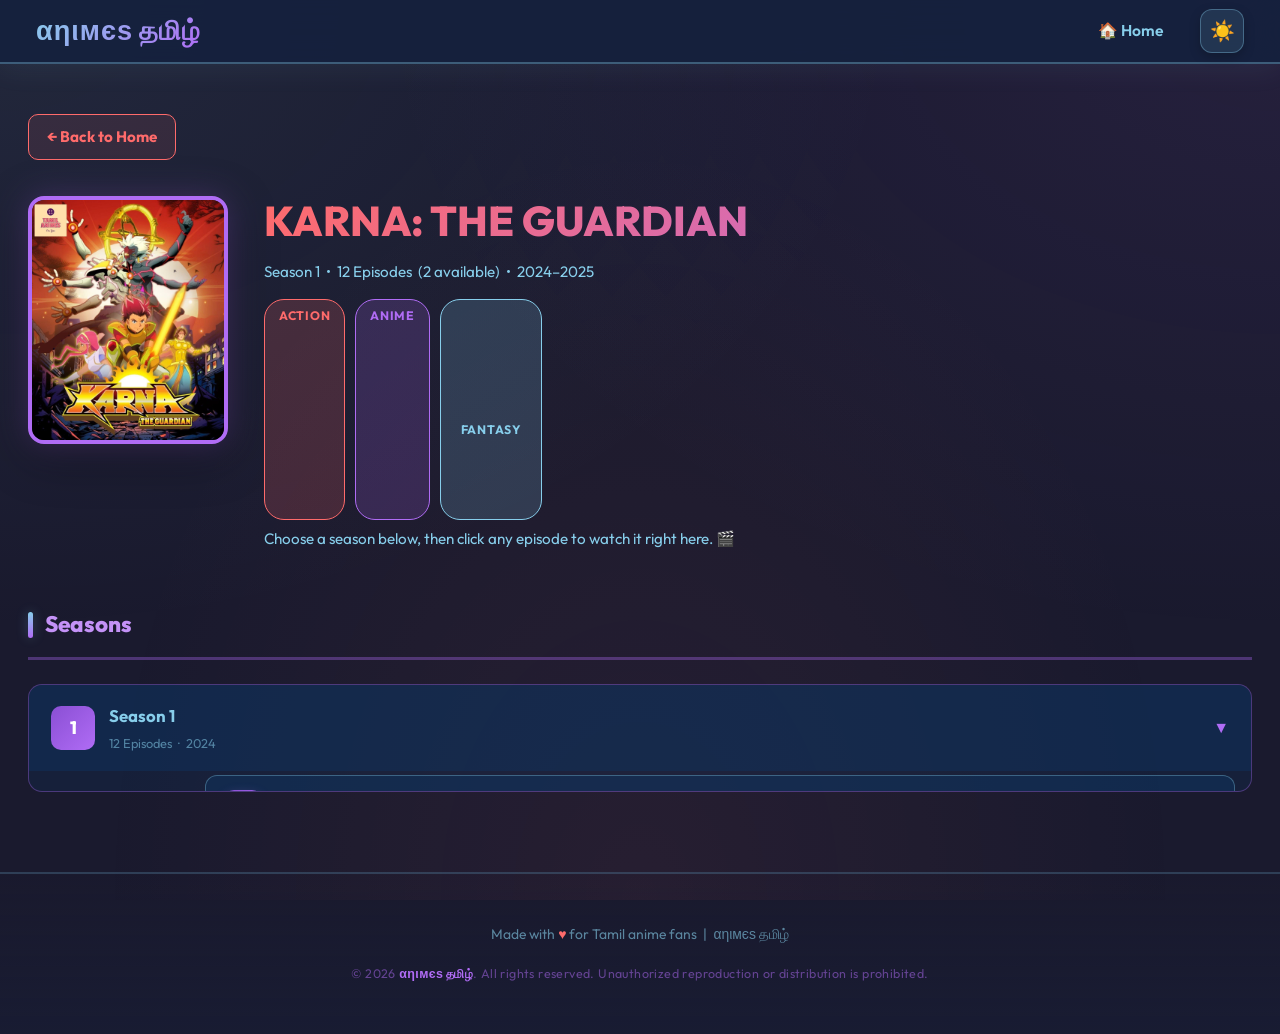
<file: Karna_The_Guardian.html>
<!DOCTYPE html>
<html lang="en">

<head>
    <meta charset="UTF-8">
    <meta name="viewport" content="width=device-width, initial-scale=1.0, viewport-fit=cover">
    <title>Karna: The Guardian — αηιмєѕ தமிழ்</title>
    <meta name="description" content="Watch Karna: The Guardian all episodes in Tamil on αηιмєѕ தமிழ்.">
    <link rel="stylesheet" href="style.css">

    <meta name="google-site-verification" content="Bs-zn-4_h5NOEnhNXeSkznOBG7yhEcJbRddoLscS0Bg" />


    <script>/* apply saved theme before paint */
        (function () { var t = localStorage.getItem('animeTheme') || 'dark'; document.documentElement.setAttribute('data-theme', t); })();
    </script>
    <style>
        /* Page-specific keyframes — all other styles live in style.css */
        @keyframes fadeIn {
            from {
                opacity: 0;
            }

            to {
                opacity: 1;
            }
        }

        @keyframes slideUp {
            from {
                transform: translateY(30px);
                opacity: 0;
            }

            to {
                transform: translateY(0);
                opacity: 1;
            }
        }
    </style>

    <!-- Google tag (gtag.js) -->
    <script async src="https://www.googletagmanager.com/gtag/js?id=G-4DX2DXGVDZ"></script>
    <script>
        window.dataLayer = window.dataLayer || [];
        function gtag() { dataLayer.push(arguments); }
        gtag('js', new Date());

        gtag('config', 'G-4DX2DXGVDZ');
    </script>

</head>

<body>

    <!-- ===== VIDEO MODAL ===== -->
    <div class="modal-overlay" id="videoModal" role="dialog" aria-modal="true" aria-labelledby="modalEpTitle">
        <div class="modal-box">
            <div class="modal-topbar">
                <div class="modal-ep-title" id="modalEpTitle">Episode</div>
                <button class="modal-close" id="modalClose" title="Close (Esc)">✕</button>
            </div>
            <div class="modal-video-wrap" id="videoWrap">
                <iframe id="modalIframe" title="Anime Video Player" src="" allowfullscreen allow="autoplay; encrypted-media" referrerpolicy="no-referrer-when-downgrade" loading="lazy"></iframe>
            </div>
            <div class="modal-controls">
                <button class="modal-nav-btn btn-prev" id="btnPrev">◀ Previous</button>
                <div class="quality-selector quality-selector--inactive" id="qualitySelector">
                    <button class="quality-btn active" data-quality="720p">720p</button>
                    <button class="quality-btn" data-quality="480p">480p</button>
                    <button class="quality-btn" data-quality="360p">360p</button>
                </div>
                <div class="modal-ep-counter" id="epCounter">— / 12</div>
                <button class="download-btn" id="downloadBtn" title="Download current episode">
                    ⬇ Download
                </button>
                <button class="modal-nav-btn btn-next" id="btnNext">Next ▶</button>
            </div>
        </div>
    </div>

    <!-- ===== NAVBAR ===== -->
    <nav class="navbar">
        <a href="index.html" class="logo">αηιмєѕ தமிழ்</a>
        <button class="hamburger" id="hamburger" aria-label="Toggle menu" aria-expanded="false">
            <span></span>
            <span></span>
            <span></span>
        </button>
        <ul class="nav-links" id="navLinks">
            <li><a href="index.html">🏠 Home</a></li>
        </ul>
        <button class="theme-toggle" id="themeToggle" aria-label="Toggle light/dark theme"
            title="Toggle theme">☀️</button>

    </nav>

    <!-- ===== PAGE CONTENT ===== -->
    <div class="page-wrapper">

        <a href="index.html" class="back-link">← Back to Home</a>

        <!-- SHOW HEADER -->
        <div class="show-header">
            <img src="karna.jpg" alt="Karna: The Guardian cover" loading="lazy" decoding="async">
            <div class="show-info">
                <h1>KARNA: THE GUARDIAN</h1>
                <p>
                    Season 1 &nbsp;•&nbsp; 12 Episodes &nbsp;(2 available) &nbsp;•&nbsp; 2024–2025
                </p>
                <div class="genre-tags">
                    <span class="genre-tag action">Action</span>
                    <span class="genre-tag anime">Anime</span>
                    <span class="genre-tag hero">Fantasy</span>
                </div>
                <p class="show-description">
                    Choose a season below, then click any episode to watch it right here. 🎬
                </p>
            </div>
        </div>

        <!-- SEASON SECTION TITLE -->
        <div class="section-title">Seasons</div>

        <!-- SEASON ACCORDION -->
        <div class="seasons-wrap" id="seasonsWrap">
            <!-- Season 1 block -->
            <div class="season-block" id="block-s1">
                <div class="season-header" id="hdr-s1" role="button" aria-expanded="false" aria-controls="body-s1">
                    <div class="season-header-left">
                        <div class="season-num-badge">1</div>
                        <div class="season-header-info">
                            <div class="season-header-title">Season 1</div>
                            <div class="season-header-meta">12 Episodes &nbsp;·&nbsp; 2024</div>
                        </div>
                    </div>
                    <span class="season-chevron">▼</span>
                </div>
                <div class="season-body" id="body-s1">
                    <div class="season-body-inner">
                        <div class="season-content">
                            <div class="season-cover">
                                <img src="karna.jpg" alt="Karna: The Guardian Season 1" loading="lazy" decoding="async">
                            </div>
                            <div class="season-episodes">
                                <ul class="episode-list" id="listS1"></ul>
                            </div>
                        </div>
                    </div>
                </div>
            </div>
        </div>

    </div>

    <!-- FOOTER -->
    <footer>
        <p>Made with <span>♥</span> for Tamil anime fans &nbsp;|&nbsp; αηιмєѕ தமிழ்</p>
        <p class="copyright">&copy; 2026 <span class="copy-brand">αηιмєѕ தமிழ்</span>. All rights reserved. Unauthorized
            reproduction or distribution is prohibited.</p>
    </footer>

    <script>
        // ─── Episode data ──────────────────────────────────────────────────────────
        const season1 = [
            { label: 'Karna: The Guardian — Season 1 Episode 1', url: 'https://drive.google.com/file/d/14VWDMgJv_Oa2NGFIN1x99lsaU1XwlvwV/view?usp=sharing' },
            { label: 'Karna: The Guardian — Season 1 Episode 2', url: 'https://drive.google.com/file/d/1xn1AYE7sYsl8xOJpJgswEF2nfd_iPj0r/view?usp=sharing' },
            { label: 'Karna: The Guardian — Season 1 Episode 3', url: '' },
            { label: 'Karna: The Guardian — Season 1 Episode 4', url: '' },
            { label: 'Karna: The Guardian — Season 1 Episode 5', url: '' },
            { label: 'Karna: The Guardian — Season 1 Episode 6', url: '' },
            { label: 'Karna: The Guardian — Season 1 Episode 7', url: '' },
            { label: 'Karna: The Guardian — Season 1 Episode 8', url: '' },
            { label: 'Karna: The Guardian — Season 1 Episode 9', url: '' },
            { label: 'Karna: The Guardian — Season 1 Episode 10', url: '' },
            { label: 'Karna: The Guardian — Season 1 Episode 11', url: '' },
            { label: 'Karna: The Guardian — Season 1 Episode 12', url: '' },
        ];



        const allEpisodes = [...season1];
        const total = allEpisodes.length;
        let currentEp = 0;

        // ─── Drive share → embed URL ───────────────────────────────────────────────
        function hasVideoUrl(ep) {
            return Boolean(ep.url && ep.url.match(/\/file\/d\/[^/]+\//));
        }

        function embedUrl(shareUrl) {
            const m = shareUrl.match(/\/file\/d\/([^/]+)\//);
            return m ? `https://drive.google.com/file/d/${m[1]}/preview` : '';
        }

        // ─── Build episode list ────────────────────────────────────────────────────
        function buildList(listId, episodes, globalOffset) {
            const ul = document.getElementById(listId);
            episodes.forEach((ep, i) => {
                const globalIndex = globalOffset + i;
                const epNum = String(i + 1).padStart(2, '0');
                const available = hasVideoUrl(ep);
                const li = document.createElement('li');
                if (available) {
                    li.innerHTML = `
                    <a href="#" class="ep-link" data-index="${globalIndex}" id="ep-${globalIndex}">
                        <span class="ep-number">${epNum}</span>
                        ${ep.label}
                        <span class="ep-icon">▶</span>
                    </a>`;
                } else {
                    li.innerHTML = `
                    <span class="ep-link ep-unavailable" aria-disabled="true" title="Coming soon">
                        <span class="ep-number">${epNum}</span>
                        ${ep.label}
                        <span class="ep-icon">⏳</span>
                    </span>`;
                }
                ul.appendChild(li);
            });
        }

        buildList('listS1', season1, 0);


        // ─── Season accordion toggle ───────────────────────────────────────────────
        function toggleSeason(blockId, headerId) {
            const block = document.getElementById(blockId);
            const hdr = document.getElementById(headerId);
            const isOpen = block.classList.contains('open');
            block.classList.toggle('open', !isOpen);
            hdr.setAttribute('aria-expanded', String(!isOpen));
        }

        document.getElementById('hdr-s1').addEventListener('click', () => toggleSeason('block-s1', 'hdr-s1'));


        // ─── Modal elements ────────────────────────────────────────────────────────
        const modal = document.getElementById('videoModal');
        const iframe = document.getElementById('modalIframe');
        const modalTitle = document.getElementById('modalEpTitle');
        const epCounter = document.getElementById('epCounter');
        const btnPrev = document.getElementById('btnPrev');
        const btnNext = document.getElementById('btnNext');
        const btnClose = document.getElementById('modalClose');
        const qualityBtns = document.querySelectorAll('.quality-btn');
        const downloadBtn = document.getElementById('downloadBtn');
        let currentQuality = '720p';

        const videoWrap = document.getElementById('videoWrap');
        iframe.addEventListener('load', function () { if (iframe.src) videoWrap.classList.add('loaded'); });
        function showLoading() { videoWrap.classList.remove('loaded'); }

        function openEpisode(index) {
            const ep = allEpisodes[index];
            if (!hasVideoUrl(ep)) return;
            currentEp = index;
            currentQuality = '720p';
            modalTitle.textContent = ep.label;
            epCounter.textContent = `${index + 1} / ${total}`;
            showLoading();
            iframe.src = embedUrl(ep.url);
            btnPrev.disabled = index === 0;
            btnNext.disabled = index === total - 1;
            modal.classList.add('active');
            document.body.style.overflow = 'hidden';

            document.querySelectorAll('.ep-link').forEach(a => a.classList.remove('ep-active'));
            const activeLink = document.getElementById(`ep-${index}`);
            if (activeLink) activeLink.classList.add('ep-active');

            // Reset quality buttons
            qualityBtns.forEach(btn => btn.classList.remove('active'));
            document.querySelector('[data-quality="720p"]').classList.add('active');
        }

        function closeModal() {
            modal.classList.remove('active');
            iframe.src = '';
            showLoading();
            document.body.style.overflow = '';
            document.querySelectorAll('.ep-link').forEach(a => a.classList.remove('ep-active'));
        }

        function downloadEpisode() {
            const ep = allEpisodes[currentEp];
            if (!hasVideoUrl(ep)) return;
            let urlToDL = ep.url;

            // Extract Google Drive file ID from sharing URL
            const match = ep.url.match(/\/file\/d\/([^/]+)\//);
            if (match && match[1]) {
                urlToDL = `https://drive.google.com/uc?export=download&id=${match[1]}`;
            }

            downloadBtn.classList.add('loading');
            downloadBtn.textContent = '⏳ Preparing...';
            downloadBtn.disabled = true;

            // Open download link
            const a = document.createElement('a');
            a.href = urlToDL;
            a.target = '_blank';
            a.click();

            // Reset button after 2 seconds
            setTimeout(() => {
                downloadBtn.classList.remove('loading');
                downloadBtn.textContent = '⬇ Download';
                downloadBtn.disabled = false;
            }, 2000);
        }


        // ─── Event listeners ──────────────────────────────────────────────────────
        document.addEventListener('click', e => {
            const link = e.target.closest('.ep-link');
            if (!link) return;
            e.preventDefault();
            openEpisode(parseInt(link.dataset.index));
        });

        qualityBtns.forEach(btn => {
            btn.addEventListener('click', () => {
                currentQuality = btn.dataset.quality;
                qualityBtns.forEach(b => b.classList.remove('active'));
                btn.classList.add('active');
            });
        });

        downloadBtn.addEventListener('click', downloadEpisode);
        btnPrev.addEventListener('click', () => { if (currentEp > 0) openEpisode(currentEp - 1); });
        btnNext.addEventListener('click', () => { if (currentEp < total - 1) openEpisode(currentEp + 1); });
        btnClose.addEventListener('click', closeModal);
        modal.addEventListener('click', e => { if (e.target === modal) closeModal(); });
        document.addEventListener('keydown', e => {
            if (e.key === 'Escape' && modal.classList.contains('active')) closeModal();
        });

        // ─── Hamburger menu ──────────────────────────────────────────────────────
        const hamburger = document.getElementById('hamburger');
        const navLinks = document.getElementById('navLinks');

        hamburger.addEventListener('click', function () {
            navLinks.classList.toggle('active');
            hamburger.classList.toggle('active');
            hamburger.setAttribute('aria-expanded', navLinks.classList.contains('active'));
        });

        // Close menu when a link is clicked
        navLinks.querySelectorAll('a').forEach(link => {
            link.addEventListener('click', function () {
                navLinks.classList.remove('active');
                hamburger.classList.remove('active');
                hamburger.setAttribute('aria-expanded', false);
            });
        });

        // ─── Theme toggle ─────────────────────────────────────────────────────────
        var themeBtn = document.getElementById('themeToggle');
        var htmlEl = document.documentElement;
        themeBtn.textContent = htmlEl.getAttribute('data-theme') === 'light' ? '🌙' : '☀️';
        themeBtn.addEventListener('click', function () {
            var next = htmlEl.getAttribute('data-theme') === 'light' ? 'dark' : 'light';
            htmlEl.setAttribute('data-theme', next);
            localStorage.setItem('animeTheme', next);
            themeBtn.textContent = next === 'light' ? '🌙' : '☀️';
        });
    </script>



    <!-- MOBILE ENHANCEMENTS auto-hide controls touch optimization -->
    <script>
        (function() {
            var isMobile = /Android|iPhone|iPad|iPod|webOS|BlackBerry|IEMobile|Opera Mini/i.test(navigator.userAgent) ||
                           (window.matchMedia('(pointer: coarse)').matches && window.innerWidth <= 1024);
            if (isMobile) document.body.classList.add('is-mobile');
            var modalEl = document.getElementById('videoModal');
            var topbarEl = modalEl ? modalEl.querySelector('.modal-topbar') : null;
            var controlsEl = modalEl ? modalEl.querySelector('.modal-controls') : null;
            var videoWrapEl = document.getElementById('videoWrap');
            if (!modalEl || !topbarEl || !controlsEl || !videoWrapEl) return;
            var hideTimer = null;
            var HIDE_DELAY = 3000;
            function showCtrl() { topbarEl.classList.remove('auto-hidden'); controlsEl.classList.remove('auto-hidden'); }
            function hideCtrl() { if (!isMobile) return; topbarEl.classList.add('auto-hidden'); controlsEl.classList.add('auto-hidden'); }
            function resetTimer() { showCtrl(); clearTimeout(hideTimer); if (isMobile && modalEl.classList.contains('active')) { hideTimer = setTimeout(hideCtrl, HIDE_DELAY); } }
            ['touchstart','touchmove','mousemove','click'].forEach(function(evt){ modalEl.addEventListener(evt, resetTimer, {passive:true}); });
            videoWrapEl.addEventListener('click', function(e) { if (!isMobile) return; if (e.target.tagName==='IFRAME') return; if (topbarEl.classList.contains('auto-hidden')) { resetTimer(); } else { hideCtrl(); clearTimeout(hideTimer); } });
            var resizeTimer;
            window.addEventListener('orientationchange', function(){ clearTimeout(resizeTimer); resizeTimer = setTimeout(function(){ if(videoWrapEl&&modalEl.classList.contains('active')){videoWrapEl.style.display='none';void videoWrapEl.offsetHeight;videoWrapEl.style.display='';} },150); });
            window.addEventListener('resize', function(){ clearTimeout(resizeTimer); resizeTimer = setTimeout(function(){ if(videoWrapEl&&modalEl.classList.contains('active')){videoWrapEl.style.display='none';void videoWrapEl.offsetHeight;videoWrapEl.style.display='';} },150); });
            new MutationObserver(function(mutations){ mutations.forEach(function(m){ if(m.attributeName==='class'){ if(modalEl.classList.contains('active')){resetTimer();}else{clearTimeout(hideTimer);showCtrl();} } }); }).observe(modalEl, {attributes:true, attributeFilter:['class']});
        })();
    </script>
</body>

</html>
</file>
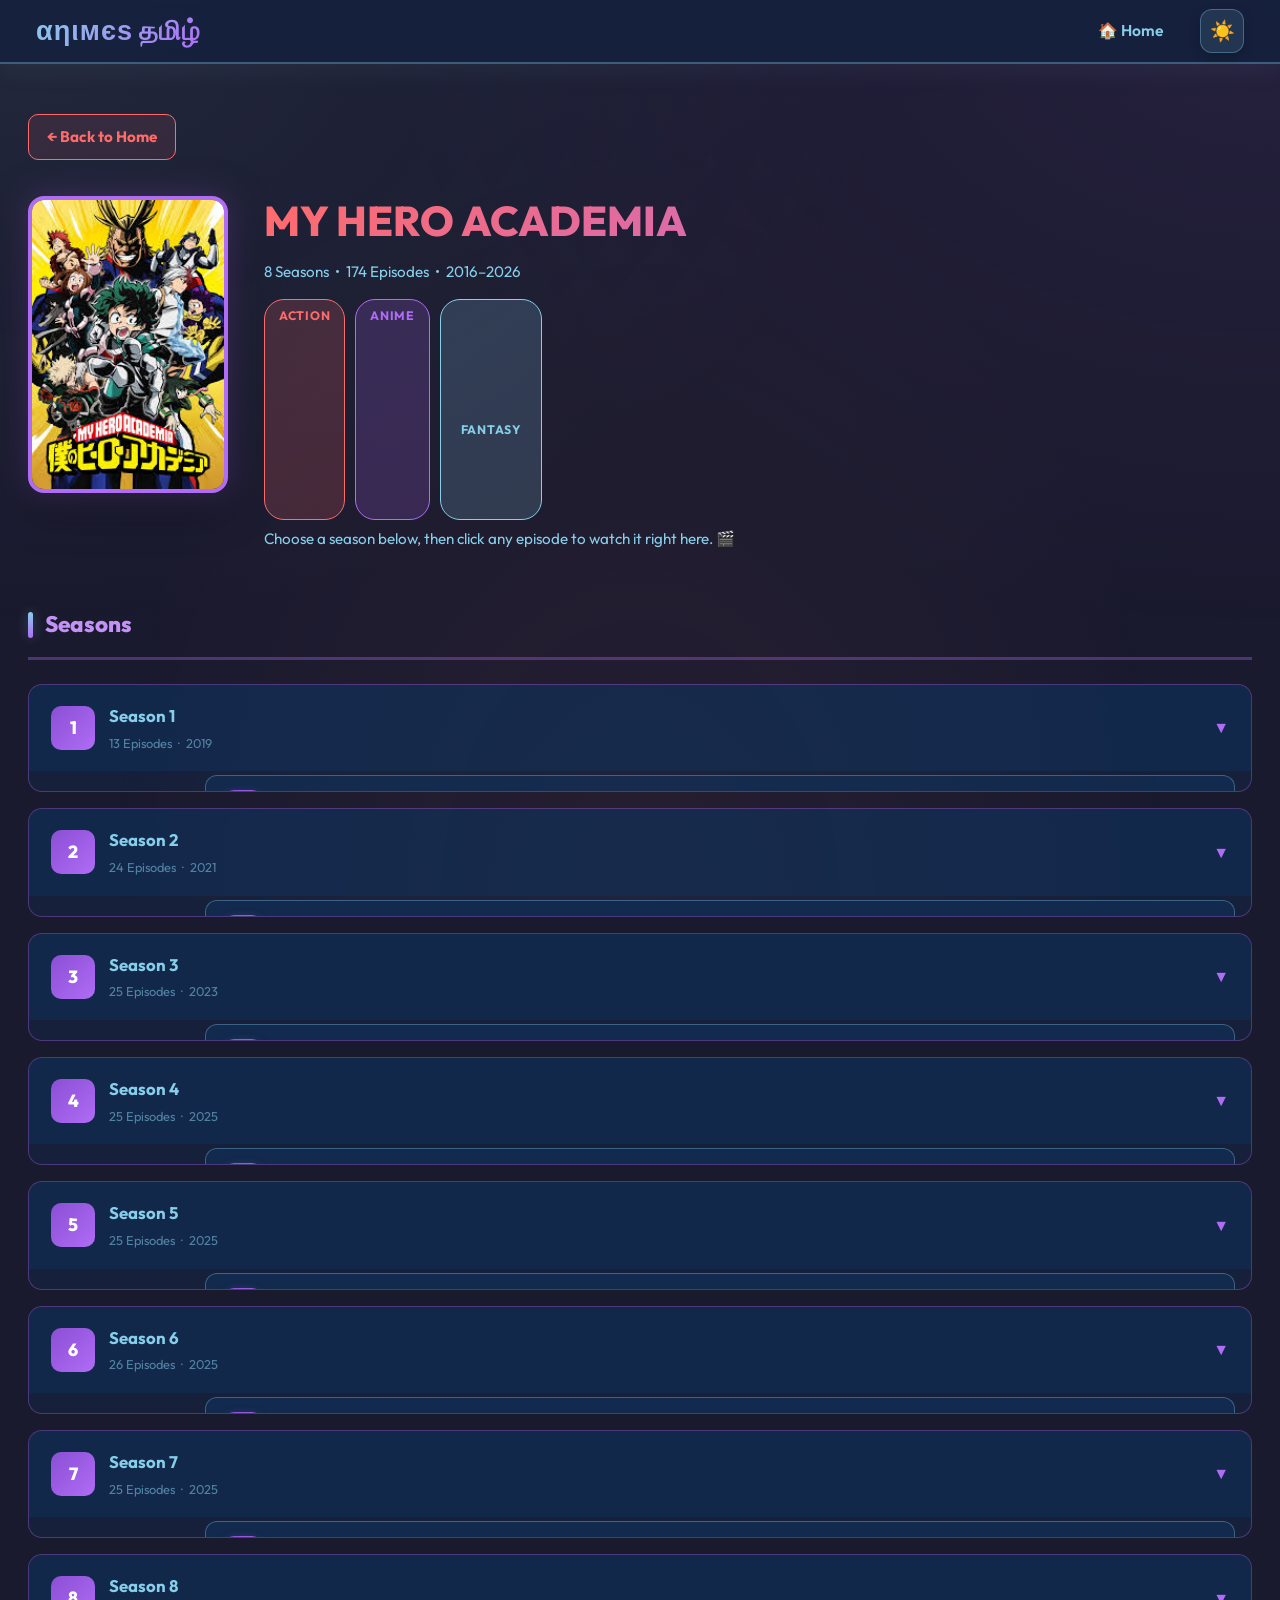
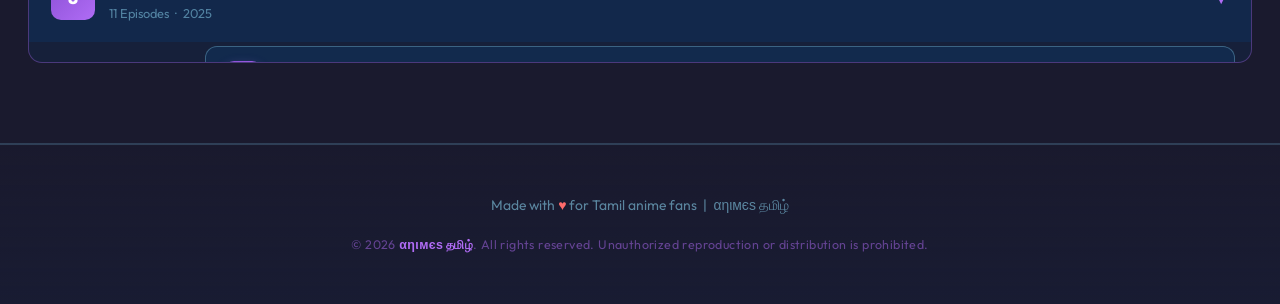
<file: MyHeroAcademia.html>
<!DOCTYPE html>
<html lang="en">

<head>
    <meta charset="UTF-8">
    <meta name="viewport" content="width=device-width, initial-scale=1.0, viewport-fit=cover">
    <title>My Hero Academia — αηιмєѕ தமிழ்</title>
    <meta name="description" content="Watch My Hero Academia all 8 seasons and episodes in Tamil on αηιмєѕ தமிழ்.">
    <link rel="stylesheet" href="style.css">

    <meta name="google-site-verification" content="Bs-zn-4_h5NOEnhNXeSkznOBG7yhEcJbRddoLscS0Bg" />


    <script>/* apply saved theme before paint */
        (function () { var t = localStorage.getItem('animeTheme') || 'dark'; document.documentElement.setAttribute('data-theme', t); })();
    </script>
    <style>
        /* Page-specific keyframes — all other styles live in style.css */
        @keyframes fadeIn {
            from {
                opacity: 0;
            }

            to {
                opacity: 1;
            }
        }

        @keyframes slideUp {
            from {
                transform: translateY(30px);
                opacity: 0;
            }

            to {
                transform: translateY(0);
                opacity: 1;
            }
        }
    </style>

    <!-- Google tag (gtag.js) -->
    <script async src="https://www.googletagmanager.com/gtag/js?id=G-4DX2DXGVDZ"></script>
    <script>
        window.dataLayer = window.dataLayer || [];
        function gtag() { dataLayer.push(arguments); }
        gtag('js', new Date());

        gtag('config', 'G-4DX2DXGVDZ');
    </script>

</head>

<body>

    <!-- ===== VIDEO MODAL ===== -->
    <div class="modal-overlay" id="videoModal" role="dialog" aria-modal="true" aria-labelledby="modalEpTitle">
        <div class="modal-box">
            <div class="modal-topbar">
                <div class="modal-ep-title" id="modalEpTitle">Episode</div>
                <button class="modal-close" id="modalClose" title="Close (Esc)">✕</button>
            </div>
            <div class="modal-video-wrap" id="videoWrap">
                <iframe id="modalIframe" title="Anime Video Player" src="" allowfullscreen allow="autoplay; encrypted-media" referrerpolicy="no-referrer-when-downgrade" loading="lazy"></iframe>
            </div>
            <div class="modal-controls">
                <button class="modal-nav-btn btn-prev" id="btnPrev">◀ Previous</button>
                <div class="quality-selector quality-selector--inactive" id="qualitySelector">
                    <button class="quality-btn active" data-quality="720p">720p</button>
                    <button class="quality-btn" data-quality="480p">480p</button>
                    <button class="quality-btn" data-quality="360p">360p</button>
                </div>
                <div class="modal-ep-counter" id="epCounter">— / 174</div>
                <button class="download-btn" id="downloadBtn" title="Download current episode">
                    ⬇ Download
                </button>
                <button class="modal-nav-btn btn-next" id="btnNext">Next ▶</button>
            </div>
        </div>
    </div>

    <!-- ===== NAVBAR ===== -->
    <nav class="navbar">
        <a href="index.html" class="logo">αηιмєѕ தமிழ்</a>
        <button class="hamburger" id="hamburger" aria-label="Toggle menu" aria-expanded="false">
            <span></span>
            <span></span>
            <span></span>
        </button>
        <ul class="nav-links" id="navLinks">
            <li><a href="index.html">🏠 Home</a></li>
        </ul>
        <button class="theme-toggle" id="themeToggle" aria-label="Toggle light/dark theme"
            title="Toggle theme">☀️</button>

    </nav>

    <!-- ===== PAGE CONTENT ===== -->
    <div class="page-wrapper">

        <a href="index.html" class="back-link">← Back to Home</a>

        <!-- SHOW HEADER -->
        <div class="show-header">
            <img src="MHA.jfif" alt="My Hero Academia" loading="lazy" decoding="async">
            <div class="show-info">
                <h1>MY HERO ACADEMIA</h1>
                <p>
                    8 Seasons &nbsp;•&nbsp; 174 Episodes &nbsp;•&nbsp; 2016–2026
                </p>
                <div class="genre-tags">
                    <span class="genre-tag action">Action</span>
                    <span class="genre-tag anime">Anime</span>
                    <span class="genre-tag hero">Fantasy</span>
                </div>
                <p class="show-description">
                    Choose a season below, then click any episode to watch it right here. 🎬
                </p>
            </div>
        </div>

        <!-- SEASON SECTION TITLE -->
        <div class="section-title">Seasons</div>

        <!-- SEASON ACCORDION -->
        <div class="seasons-wrap" id="seasonsWrap">
            <!-- Season 1 block -->
            <div class="season-block" id="block-s1">
                <div class="season-header" id="hdr-s1" role="button" aria-expanded="false" aria-controls="body-s1">
                    <div class="season-header-left">
                        <div class="season-num-badge">1</div>
                        <div class="season-header-info">
                            <div class="season-header-title">Season 1</div>
                            <div class="season-header-meta">13 Episodes &nbsp;·&nbsp; 2019</div>
                        </div>
                    </div>
                    <span class="season-chevron">▼</span>
                </div>
                <div class="season-body" id="body-s1">
                    <div class="season-body-inner">
                        <div class="season-content">
                            <div class="season-cover">
                                <img src="MHA S1.jpg" alt="My Hero Academia Season 1" loading="lazy" decoding="async">
                            </div>
                            <div class="season-episodes">
                                <ul class="episode-list" id="listS1"></ul>
                            </div>
                        </div>
                    </div>
                </div>
            </div>

            <!-- Season 2 block -->
            <div class="season-block" id="block-s2">
                <div class="season-header" id="hdr-s2" role="button" aria-expanded="false" aria-controls="body-s2">
                    <div class="season-header-left">
                        <div class="season-num-badge">2</div>
                        <div class="season-header-info">
                            <div class="season-header-title">Season 2</div>
                            <div class="season-header-meta">24 Episodes &nbsp;·&nbsp; 2021</div>
                        </div>
                    </div>
                    <span class="season-chevron">▼</span>
                </div>
                <div class="season-body" id="body-s2">
                    <div class="season-body-inner">
                        <div class="season-content">
                            <div class="season-cover">
                                <img src="MHA S2.jpg" alt="My Hero Academia Season 2" loading="lazy" decoding="async">
                            </div>
                            <div class="season-episodes">
                                <ul class="episode-list" id="listS2"></ul>
                            </div>
                        </div>
                    </div>
                </div>
            </div>

            <!-- Season 3 block -->
            <div class="season-block" id="block-s3">
                <div class="season-header" id="hdr-s3" role="button" aria-expanded="false" aria-controls="body-s3">
                    <div class="season-header-left">
                        <div class="season-num-badge">3</div>
                        <div class="season-header-info">
                            <div class="season-header-title">Season 3</div>
                            <div class="season-header-meta">25 Episodes &nbsp;·&nbsp; 2023</div>
                        </div>
                    </div>
                    <span class="season-chevron">▼</span>
                </div>
                <div class="season-body" id="body-s3">
                    <div class="season-body-inner">
                        <div class="season-content">
                            <div class="season-cover">
                                <img src="MHA S3.jpg" alt="My Hero Academia Season 3" loading="lazy" decoding="async">
                            </div>
                            <div class="season-episodes">
                                <ul class="episode-list" id="listS3"></ul>
                            </div>
                        </div>
                    </div>
                </div>
            </div>

            <!-- Season 4 block -->
            <div class="season-block" id="block-s4">
                <div class="season-header" id="hdr-s4" role="button" aria-expanded="false" aria-controls="body-s4">
                    <div class="season-header-left">
                        <div class="season-num-badge">4</div>
                        <div class="season-header-info">
                            <div class="season-header-title">Season 4</div>
                            <div class="season-header-meta">25 Episodes &nbsp;·&nbsp; 2025</div>
                        </div>
                    </div>
                    <span class="season-chevron">▼</span>
                </div>
                <div class="season-body" id="body-s4">
                    <div class="season-body-inner">
                        <div class="season-content">
                            <div class="season-cover">
                                <img src="MHA S4.jpg" alt="My Hero Academia Season 4" loading="lazy" decoding="async">
                            </div>
                            <div class="season-episodes">
                                <ul class="episode-list" id="listS4"></ul>
                            </div>
                        </div>
                    </div>
                </div>
            </div>

            <!-- Season 5 block -->
            <div class="season-block" id="block-s5">
                <div class="season-header" id="hdr-s5" role="button" aria-expanded="false" aria-controls="body-s5">
                    <div class="season-header-left">
                        <div class="season-num-badge">5</div>
                        <div class="season-header-info">
                            <div class="season-header-title">Season 5</div>
                            <div class="season-header-meta">25 Episodes &nbsp;·&nbsp; 2025</div>
                        </div>
                    </div>
                    <span class="season-chevron">▼</span>
                </div>
                <div class="season-body" id="body-s5">
                    <div class="season-body-inner">
                        <div class="season-content">
                            <div class="season-cover">
                                <img src="MHA S5.png" alt="My Hero Academia Season 5" loading="lazy" decoding="async">
                            </div>
                            <div class="season-episodes">
                                <ul class="episode-list" id="listS5"></ul>
                            </div>
                        </div>
                    </div>
                </div>
            </div>


            <!-- Season 6 block -->
            <div class="season-block" id="block-s6">
                <div class="season-header" id="hdr-s6" role="button" aria-expanded="false" aria-controls="body-s6">
                    <div class="season-header-left">
                        <div class="season-num-badge">6</div>
                        <div class="season-header-info">
                            <div class="season-header-title">Season 6</div>
                            <div class="season-header-meta">26 Episodes &nbsp;·&nbsp; 2025</div>
                        </div>
                    </div>
                    <span class="season-chevron">▼</span>
                </div>
                <div class="season-body" id="body-s6">
                    <div class="season-body-inner">
                        <div class="season-content">
                            <div class="season-cover">
                                <img src="MHA S6.jpg" alt="My Hero Academia Season 6" loading="lazy" decoding="async">
                            </div>
                            <div class="season-episodes">
                                <ul class="episode-list" id="listS6"></ul>
                            </div>
                        </div>
                    </div>
                </div>
            </div>

            <!-- Season 7 block -->
            <div class="season-block" id="block-s7">
                <div class="season-header" id="hdr-s7" role="button" aria-expanded="false" aria-controls="body-s7">
                    <div class="season-header-left">
                        <div class="season-num-badge">7</div>
                        <div class="season-header-info">
                            <div class="season-header-title">Season 7</div>
                            <div class="season-header-meta">25 Episodes &nbsp;·&nbsp; 2025</div>
                        </div>
                    </div>
                    <span class="season-chevron">▼</span>
                </div>
                <div class="season-body" id="body-s7">
                    <div class="season-body-inner">
                        <div class="season-content">
                            <div class="season-cover">
                                <img src="MHA S7.jpg" alt="My Hero Academia Season 7" loading="lazy" decoding="async">
                            </div>
                            <div class="season-episodes">
                                <ul class="episode-list" id="listS7"></ul>
                            </div>
                        </div>
                    </div>
                </div>
            </div>

            <!-- Season 8 block -->
            <div class="season-block" id="block-s8">
                <div class="season-header" id="hdr-s8" role="button" aria-expanded="false" aria-controls="body-s8">
                    <div class="season-header-left">
                        <div class="season-num-badge">8</div>
                        <div class="season-header-info">
                            <div class="season-header-title">Season 8</div>
                            <div class="season-header-meta">11 Episodes &nbsp;·&nbsp; 2025</div>
                        </div>
                    </div>
                    <span class="season-chevron">▼</span>
                </div>
                <div class="season-body" id="body-s8">
                    <div class="season-body-inner">
                        <div class="season-content">
                            <div class="season-cover">
                                <img src="MHA S8.jpg" alt="My Hero Academia Season 8" loading="lazy" decoding="async">
                            </div>
                            <div class="season-episodes">
                                <ul class="episode-list" id="listS8"></ul>
                            </div>
                        </div>
                    </div>
                </div>
            </div>



        </div>

    </div>

    <!-- FOOTER -->
    <footer>
        <p>Made with <span>♥</span> for Tamil anime fans &nbsp;|&nbsp; αηιмєѕ தமிழ்</p>
        <p class="copyright">&copy; 2026 <span class="copy-brand">αηιмєѕ தமிழ்</span>. All rights reserved. Unauthorized
            reproduction or distribution is prohibited.</p>
    </footer>

    <script>
        // ─── Episode data ──────────────────────────────────────────────────────────


        const season1 = [
            { label: 'My Hero Academia — Season 1 Episode 1', url: 'https://drive.google.com/file/d/1s_XxnMiemxA0gyvFveF-3DeJAa8tueMs/view?usp=sharing' },
            { label: 'My Hero Academia — Season 1 Episode 2', url: 'https://drive.google.com/file/d/1USyVHEi7i4a8Z3mQYRk94hZKUICTULJc/view?usp=sharing' },
            { label: 'My Hero Academia — Season 1 Episode 3', url: 'https://drive.google.com/file/d/11fANRwJZf6pk6xZi5toc8jFmFwpWcpeL/view?usp=sharing' },
            { label: 'My Hero Academia — Season 1 Episode 4', url: 'https://drive.google.com/file/d/1IIiK2I640DLNAUzXuAhtq21rT1YcFqZB/view?usp=sharing' },
            { label: 'My Hero Academia — Season 1 Episode 5', url: 'https://drive.google.com/file/d/1eBf5_cJpbtXF5GoLlVi6vKyyz2oKf2lJ/view?usp=sharing' },
            { label: 'My Hero Academia — Season 1 Episode 6', url: 'https://drive.google.com/file/d/139Pl7w7M4UIsWSeqr1m9Su0LGO2wL1ym/view?usp=sharing' },
            { label: 'My Hero Academia — Season 1 Episode 7', url: 'https://drive.google.com/file/d/1MkomkgneNdgF5MHhlmXGqLkdAwVaDdND/view?usp=sharing' },
            { label: 'My Hero Academia — Season 1 Episode 8', url: 'https://drive.google.com/file/d/15cJF19HI91hh6TfrhAVxlFCGmPVEmrTe/view?usp=sharing' },
            { label: 'My Hero Academia — Season 1 Episode 9', url: 'https://drive.google.com/file/d/1mrkeLhezO9kJULeaiqMnTojZg1k2T6CE/view?usp=sharing' },
            { label: 'My Hero Academia — Season 1 Episode 10', url: 'https://drive.google.com/file/d/1c2c-r8ZEqNecyWNySGJ8aoaW2SlKKTvb/view?usp=sharing' },
            { label: 'My Hero Academia — Season 1 Episode 11', url: 'https://drive.google.com/file/d/1rS3FFVazlq-lX5wfdW3zprATDmwqt0a0/view?usp=sharing' },
            { label: 'My Hero Academia — Season 1 Episode 12', url: 'https://drive.google.com/file/d/1dM7bhX4s9dRnQD8BFjb50Ws6O-fVYeTH/view?usp=sharing' },
            { label: 'My Hero Academia — Season 1 Episode 13', url: 'https://drive.google.com/file/d/1SLp9oljAyrNZw69EPrKzYWwUFpoiPMSe/view?usp=sharing' },

        ];


        const season2 = [
            { label: 'My Hero Academia — Season 2 Episode 1', url: 'https://drive.google.com/file/d/1XMF7UAmqQEA-zgDHS3jCCPc0u449i67p/view?usp=sharing' },
            { label: 'My Hero Academia — Season 2 Episode 2', url: 'https://drive.google.com/file/d/1CtyxBpSlbmC3fvf9E_kuYx_ZROLh7lrE/view?usp=sharing' },
            { label: 'My Hero Academia — Season 2 Episode 3', url: 'https://drive.google.com/file/d/1FD6_5BYDKBgKk1x6yIrdUYA_zw_sK3H8/view?usp=sharing' },
            { label: 'My Hero Academia — Season 2 Episode 4', url: 'https://drive.google.com/file/d/15soqIQ-oAwRQ00785KpI9W7amb4WOhSi/view?usp=sharing' },
            { label: 'My Hero Academia — Season 2 Episode 5', url: 'https://drive.google.com/file/d/1TdWg-bHFoX54aXvZHjj1iIZv4rgnEvlC/view?usp=sharing' },
            { label: 'My Hero Academia — Season 2 Episode 6', url: 'https://drive.google.com/file/d/1A0pXMZX-rAkVPrkzIcwMsxklzhavNJ8Q/view?usp=sharing' },
            { label: 'My Hero Academia — Season 2 Episode 7', url: 'https://drive.google.com/file/d/1fsBAIxJ9gkJ08wEo2DlZCQaJm1kQzVEg/view?usp=sharing' },
            { label: 'My Hero Academia — Season 2 Episode 8', url: 'https://drive.google.com/file/d/1VBAAWTERuN1Aocdd5p_WfQwccAPWgaFA/view?usp=sharing' },
            { label: 'My Hero Academia — Season 2 Episode 9', url: 'https://drive.google.com/file/d/1rWFFtYvrqvpSyqvvjvOPpt4oM8YbOhdn/view?usp=sharing' },
            { label: 'My Hero Academia — Season 2 Episode 10', url: 'https://drive.google.com/file/d/14V05wLyjuIS7FMPwq8DbEjqbOAdkLc7v/view?usp=sharing' },
            { label: 'My Hero Academia — Season 2 Episode 11', url: 'https://drive.google.com/file/d/1I9c7k5AwKaiKaJHcpPu-ALiqEuPg6uCh/view?usp=sharing' },
            { label: 'My Hero Academia — Season 2 Episode 12', url: 'https://drive.google.com/file/d/1HKSd9_wo4AE5JBuYfAWgVMsaNbJNaIz5/view?usp=sharing' },
            { label: 'My Hero Academia — Season 2 Episode 13', url: 'https://drive.google.com/file/d/18kuAmf0uCgb2U8fxeYiRA_LV8_ry3CYI/view?usp=sharing' },
            { label: 'My Hero Academia — Season 2 Episode 14', url: 'https://drive.google.com/file/d/1DIAUaOtgo1OkHl0h1wz-_glhXiGcEWvo/view?usp=sharing' },
            { label: 'My Hero Academia — Season 2 Episode 15', url: 'https://drive.google.com/file/d/1J5mTKAT8ev_xzvQDvwoTMRBFYch3Sqrr/view?usp=sharing' },
            { label: 'My Hero Academia — Season 2 Episode 16', url: 'https://drive.google.com/file/d/1bjPpTymR3WzCHtzAlzOkjFRfCREgbL0C/view?usp=sharing' },
            { label: 'My Hero Academia — Season 2 Episode 17', url: 'https://drive.google.com/file/d/1VVjAA7Ie1iuszOdvsgOfb7IGnJ0Pso7u/view?usp=sharing' },
            { label: 'My Hero Academia — Season 2 Episode 18', url: 'https://drive.google.com/file/d/1vuha4GB9l37g1UElP8l6DkOW5rlmBEG0/view?usp=sharing' },
            { label: 'My Hero Academia — Season 2 Episode 19', url: 'https://drive.google.com/file/d/1zqWfwUp6yEeKooYE6efUj4NowMyIp9SL/view?usp=sharing' },
            { label: 'My Hero Academia — Season 2 Episode 20', url: 'https://drive.google.com/file/d/1O2tZZAxwWEYm7fNt2BgAH9_Kw0Eb2czP/view?usp=sharing' },
            { label: 'My Hero Academia — Season 2 Episode 21', url: 'https://drive.google.com/file/d/10KSLr8F8PdSPmF9fpwDmPQ93ojCiFQA4/view?usp=sharing' },
            { label: 'My Hero Academia — Season 2 Episode 22', url: 'https://drive.google.com/file/d/1dybOnOD4CpFEBN83o7CyX-TrOmPUs7x9/view?usp=sharing' },
            { label: 'My Hero Academia — Season 2 Episode 23', url: 'https://drive.google.com/file/d/1-zB38JMyvKSKiUO1uIY1YjD971Dx9WWQ/view?usp=sharing' },
            { label: 'My Hero Academia — Season 2 Episode 24', url: 'https://drive.google.com/file/d/1mnvgP9siMfJSkO-4hK1qXm8VtCCG9gml/view?usp=sharing' },
            { label: 'My Hero Academia — Season 2 Episode 25', url: 'https://drive.google.com/file/d/1a3Gt4yK6iGVKQkBilPImgaFZsCC7s0l3/view?usp=sharing' },

        ];

        const season3 = [
            { label: 'My Hero Academia — Season 3 Episode 1', url: 'https://drive.google.com/file/d/19coxxAi-PPQnJn9v0YzTdEeS7ntVwo5U/view?usp=sharing' },
            { label: 'My Hero Academia — Season 3 Episode 2', url: 'https://drive.google.com/file/d/1MQGk3Ld5ZHoGpoao7MSBK8RpZZpgRx6o/view?usp=sharing' },
            { label: 'My Hero Academia — Season 3 Episode 3', url: 'https://drive.google.com/file/d/1VTHZENMjVGnhVq3ftxe4k9loMfdOWuxc/view?usp=sharing' },
            { label: 'My Hero Academia — Season 3 Episode 4', url: 'https://drive.google.com/file/d/1mwWWkL3DFGC4MNws3aK2zRj2iCWdIEoR/view?usp=sharing' },
            { label: 'My Hero Academia — Season 3 Episode 5', url: 'https://drive.google.com/file/d/1G_utlk2a9n83nbitAUv3tnmI1afA4JKh/view?usp=sharing' },
            { label: 'My Hero Academia — Season 3 Episode 6', url: 'https://drive.google.com/file/d/1IX76QF-qs8CT38pCBUeqhGP-KTK_VFWt/view?usp=sharing' },
            { label: 'My Hero Academia — Season 3 Episode 7', url: 'https://drive.google.com/file/d/1uVTD4hP9-Rc12hOgUGm8_OEh_9mZBfWe/view?usp=sharing' },
            { label: 'My Hero Academia — Season 3 Episode 8', url: 'https://drive.google.com/file/d/1q1tzc_mRalt7RHsPWKG6wessKFutRKNM/view?usp=sharing' },
            { label: 'My Hero Academia — Season 3 Episode 9', url: 'https://drive.google.com/file/d/1eT2lIQ9dK6XJQAKfF3yW5b0alPxmULoX/view?usp=sharing' },
            { label: 'My Hero Academia — Season 3 Episode 10', url: 'https://drive.google.com/file/d/1-_qDSBfYTAPfwkObYp9YAqoqzHp1hFBH/view?usp=sharing' },
            { label: 'My Hero Academia — Season 3 Episode 11', url: 'https://drive.google.com/file/d/1m1oc-pVNeGMaBzUfkd3LatpLH9kSWz1e/view?usp=sharing' },
            { label: 'My Hero Academia — Season 3 Episode 12', url: 'https://drive.google.com/file/d/1GzxemIA01rjCJpVLbryIl9C5RsvQ843L/view?usp=sharing' },
            { label: 'My Hero Academia — Season 3 Episode 13', url: 'https://drive.google.com/file/d/1xDXyohZ7MZOuCOHPnCHXajnYQfHe_HVS/view?usp=sharing' },
            { label: 'My Hero Academia — Season 3 Episode 14', url: 'https://drive.google.com/file/d/1G2o_qFUBRUKY4UZawowpobkzsQRweLs5/view?usp=sharing' },
            { label: 'My Hero Academia — Season 3 Episode 15', url: 'https://drive.google.com/file/d/1L-BmBg9PQ0wumg6Dgf4grGQ9MVnGTjQf/view?usp=sharing' },
            { label: 'My Hero Academia — Season 3 Episode 16', url: 'https://drive.google.com/file/d/1xXLJuNvuQMdYNiVv-brL-UMOo_Wg2gca/view?usp=sharing' },
            { label: 'My Hero Academia — Season 3 Episode 17', url: 'https://drive.google.com/file/d/1DfevADYypJK-PIReBKV6iaVML09PkFYj/view?usp=sharing' },
            { label: 'My Hero Academia — Season 3 Episode 18', url: 'https://drive.google.com/file/d/1fbSmHnhNVE7gq_IS0xPljmcXSYRCk_8Z/view?usp=sharing' },
            { label: 'My Hero Academia — Season 3 Episode 19', url: 'https://drive.google.com/file/d/18yTABUJT7CCBW75slYTfFxmeNbahz-IY/view?usp=sharing' },
            { label: 'My Hero Academia — Season 3 Episode 20', url: 'https://drive.google.com/file/d/1XgqtUvT83jTa4aGY0pgKMOAuJJCk_gXe/view?usp=sharing' },
            { label: 'My Hero Academia — Season 3 Episode 21', url: 'https://drive.google.com/file/d/1mofNPnSi10TbghIZ1rewmePMZeQBBmtH/view?usp=sharing' },
            { label: 'My Hero Academia — Season 3 Episode 22', url: 'https://drive.google.com/file/d/19P63QkEqODiDAtf9Ar7E186mw1our3a1/view?usp=sharing' },
            { label: 'My Hero Academia — Season 3 Episode 23', url: 'https://drive.google.com/file/d/1fPL6SB8Ap7Mi1Ayr7L-_zVJ3Ev72wFx6/view?usp=sharing' },
            { label: 'My Hero Academia — Season 3 Episode 24', url: 'https://drive.google.com/file/d/1qSpwqfvmiO7RLoQz16cJcnWzpVGd3LMM/view?usp=sharing' },
            { label: 'My Hero Academia — Season 3 Episode 25', url: 'https://drive.google.com/file/d/1Szmd_NjK8Uop2h910ui87WXkqoLCCczD/view?usp=sharing' },

        ];

        const season4 = [
            { label: 'My Hero Academia — Season 4 Episode 1', url: 'https://drive.google.com/file/d/1U8Y2vLO0EsFygKMxKFGN0LUStXi2w-6x/view?usp=sharing' },
            { label: 'My Hero Academia — Season 4 Episode 2', url: 'https://drive.google.com/file/d/1AiUXAmadS78luoNu-tTFDAbkd0DdLpcV/view?usp=sharing' },
            { label: 'My Hero Academia — Season 4 Episode 3', url: 'https://drive.google.com/file/d/1sTW25Zi5FuRycniq51gse4dIWOJy1enn/view?usp=sharing' },
            { label: 'My Hero Academia — Season 4 Episode 4', url: 'https://drive.google.com/file/d/11AMs5RcEw1s7MsBuhCAu7gu-ElmpeeR-/view?usp=sharing' },
            { label: 'My Hero Academia — Season 4 Episode 5', url: 'https://drive.google.com/file/d/1Bb0KI3KcPcRwaqji3_IuXxgj3f44e1qL/view?usp=sharing' },
            { label: 'My Hero Academia — Season 4 Episode 6', url: 'https://drive.google.com/file/d/1ZxPPc5AXXUWDneUMiVzJ-Co1NWpEk4hF/view?usp=sharing' },
            { label: 'My Hero Academia — Season 4 Episode 7', url: 'https://drive.google.com/file/d/1L8lDrlGwgegSxD0wJ-a9sP8FnZWp3yao/view?usp=sharing' },
            { label: 'My Hero Academia — Season 4 Episode 8', url: 'https://drive.google.com/file/d/1RZAXKrfZGGC_wVl1paT46iyVHPdVx6pD/view?usp=sharing' },
            { label: 'My Hero Academia — Season 4 Episode 9', url: 'https://drive.google.com/file/d/1qicx_fIU2rNd7c2PDyn934bJjTprG8tW/view?usp=sharing' },
            { label: 'My Hero Academia — Season 4 Episode 10', url: 'https://drive.google.com/file/d/1v1B3-MeTBCq3Ku5P-XoDF4TDtUqsIFV5/view?usp=sharing' },
            { label: 'My Hero Academia — Season 4 Episode 11', url: 'https://drive.google.com/file/d/1VChA_rVWiaUSnW40Gj77LJ-lGTxQgOw5/view?usp=sharing' },
            { label: 'My Hero Academia — Season 4 Episode 12', url: 'https://drive.google.com/file/d/1P8HqnOf2oeeQ9qHDoYP3i_6_S-I6Xo0e/view?usp=sharing' },
            { label: 'My Hero Academia — Season 4 Episode 13', url: 'https://drive.google.com/file/d/1rRiP-wzqAZXAGpFLPDHMGMR7h6aqoy44/view?usp=sharing' },
            { label: 'My Hero Academia — Season 4 Episode 14', url: 'https://drive.google.com/file/d/1W-tYY3K6kjOTyX6f2Ma4BxzrwN4dMA-u/view?usp=sharing' },
            { label: 'My Hero Academia — Season 4 Episode 15', url: 'https://drive.google.com/file/d/1o6FjmQvJIWLuqFWYMfWra88mztxWFt1Q/view?usp=sharing' },
            { label: 'My Hero Academia — Season 4 Episode 16', url: 'https://drive.google.com/file/d/1SRV6zd3hahXtCR4o7rUPyfx6_WPZDU1A/view?usp=sharing' },
            { label: 'My Hero Academia — Season 4 Episode 17', url: 'https://drive.google.com/file/d/1vEqCaFvNks1qfqzYvbe_dlVFwXEkTrm0/view?usp=sharing' },
            { label: 'My Hero Academia — Season 4 Episode 18', url: 'https://drive.google.com/file/d/1OrGV1P3g2nml0OwPGSQHiNztL0xHd6pV/view?usp=sharing' },
            { label: 'My Hero Academia — Season 4 Episode 19', url: 'https://drive.google.com/file/d/17wwmUUG2gCevuyEZzlANBgFBqmlIKW4i/view?usp=sharing' },
            { label: 'My Hero Academia — Season 4 Episode 20', url: 'https://drive.google.com/file/d/1xXuOoVCBVrdM_InBiJF60litm3cRtiOH/view?usp=sharing' },
            { label: 'My Hero Academia — Season 4 Episode 21', url: 'https://drive.google.com/file/d/1Z6OKi21Dt_CPUTIMMyf3HiM0M2LTbmaI/view?usp=sharing' },
            { label: 'My Hero Academia — Season 4 Episode 22', url: 'https://drive.google.com/file/d/1Gw_fcrZMjgFs39f2wDoWW7eJb4ctIGoY/view?usp=sharing' },
            { label: 'My Hero Academia — Season 4 Episode 23', url: 'https://drive.google.com/file/d/1dzxKzzIuM1A3ljIGIKapEaO-3fmhjbx6/view?usp=sharing' },
            { label: 'My Hero Academia — Season 4 Episode 24', url: 'https://drive.google.com/file/d/1Jjjn7I-g2EMBo4tKj6JMetDBUuBW2wXU/view?usp=sharing' },
            { label: 'My Hero Academia — Season 4 Episode 25', url: 'https://drive.google.com/file/d/1iDju5iGMYEXY_FU8hdf-OwNPpmfAeAhI/view?usp=sharing' },

        ];


        const season5 = [
            { label: 'My Hero Academia — Season 5 Episode 1', url: 'https://drive.google.com/file/d/1Mk2bsjr86JNBSluzIekoLQ35abrIG46H/view?usp=sharing' },
            { label: 'My Hero Academia — Season 5 Episode 2', url: 'https://drive.google.com/file/d/1fXzdTEK9LO9UhFzoqTu0eiIMpxJj8yv3/view?usp=sharing' },
            { label: 'My Hero Academia — Season 5 Episode 3', url: 'https://drive.google.com/file/d/1xnijE15Ug-w74GcsgCRanOc8Mr7FL-N0/view?usp=sharing' },
            { label: 'My Hero Academia — Season 5 Episode 4', url: 'https://drive.google.com/file/d/14nFyfHIan53cO1cJnMZpkfLjs-5aLm7P/view?usp=sharing' },
            { label: 'My Hero Academia — Season 5 Episode 5', url: 'https://drive.google.com/file/d/1cLupSwjDE8nw62h9FAjQyew4U5SPbs0K/view?usp=sharing' },
            { label: 'My Hero Academia — Season 5 Episode 6', url: 'https://drive.google.com/file/d/1CcoYyO-h_zZUlRGHPNRcMuZ95pSPqugK/view?usp=sharing' },
            { label: 'My Hero Academia — Season 5 Episode 7', url: 'https://drive.google.com/file/d/1zHejKwLBawcIzqGES6foTd2yfTyE7AoZ/view?usp=sharing' },
            { label: 'My Hero Academia — Season 5 Episode 8', url: 'https://drive.google.com/file/d/1lHH-Ch-CTeM7xFpAPhXQVEMU61br5gLX/view?usp=sharing' },
            { label: 'My Hero Academia — Season 5 Episode 9', url: 'https://drive.google.com/file/d/1Zu21NFEMckYdt772d7P7TaEbLjaw4BTp/view?usp=sharing' },
            { label: 'My Hero Academia — Season 5 Episode 10', url: 'https://drive.google.com/file/d/1zJLhqzOvgcVUuCOf1WR01GPT2ddqrzqT/view?usp=sharing' },
            { label: 'My Hero Academia — Season 5 Episode 11', url: 'https://drive.google.com/file/d/1EG1RQGwD0Gi0lWfzwLrBZ7l3J8na-a_0/view?usp=sharing' },
            { label: 'My Hero Academia — Season 5 Episode 12', url: 'https://drive.google.com/file/d/1GVkKvWn-KdpwSFV4n-ovvkXgYI43ev6a/view?usp=sharing' },
            { label: 'My Hero Academia — Season 5 Episode 13', url: 'https://drive.google.com/file/d/1Et-192LOVXpqbTbFtUVFqUrvtiL4-SIl/view?usp=sharing' },
            { label: 'My Hero Academia — Season 5 Episode 14', url: 'https://drive.google.com/file/d/13rEUHkGw8T_ZhHak9h1C3J17BlUSpw-K/view?usp=sharing' },
            { label: 'My Hero Academia — Season 5 Episode 15', url: 'https://drive.google.com/file/d/1OtGCIgBtSulVBkzIF9KK7DOrTdFI10W4/view?usp=sharing' },
            { label: 'My Hero Academia — Season 5 Episode 16', url: 'https://drive.google.com/file/d/13tMAYelX9FG6lgWudes3LFEEMRO5IUNE/view?usp=sharing' },
            { label: 'My Hero Academia — Season 5 Episode 17', url: 'https://drive.google.com/file/d/18UvasW7RnvdSJAmeZC_yLcI4rWSWOM07/view?usp=sharing' },
            { label: 'My Hero Academia — Season 5 Episode 18', url: 'https://drive.google.com/file/d/1BegpfOYXXFqa2XJ4pyhj5XAOfHX4p12F/view?usp=sharing' },
            { label: 'My Hero Academia — Season 5 Episode 19', url: 'https://drive.google.com/file/d/1CS7u1wJ2hY5xy_swCyGgy8xPnC_KxE2F/view?usp=sharing' },
            { label: 'My Hero Academia — Season 5 Episode 20', url: 'https://drive.google.com/file/d/1gVZtX3VqJ7z_jTddOFLBbIB0OLFa-hBX/view?usp=sharing' },
            { label: 'My Hero Academia — Season 5 Episode 21', url: 'https://drive.google.com/file/d/1_Cj7AkTkIUCHRVxcSFoLfpyXmnijDAVn/view?usp=sharing' },
            { label: 'My Hero Academia — Season 5 Episode 22', url: 'https://drive.google.com/file/d/1XW5bF7kjTuaUgocPxF78HMEi-ClrkRgK/view?usp=sharing' },
            { label: 'My Hero Academia — Season 5 Episode 23', url: 'https://drive.google.com/file/d/1zdDjjZBL6XBIou2MSM9INhX2Nhr7ekuM/view?usp=sharing' },
            { label: 'My Hero Academia — Season 5 Episode 24', url: 'https://drive.google.com/file/d/1Q1vaZxk5biWjplEtE3Lq7n_oTAocThry/view?usp=sharing' },
            { label: 'My Hero Academia — Season 5 Episode 25', url: 'https://drive.google.com/file/d/1-RH07RE19d8m4_zVkYjqfEVH2ikLpZB1/view?usp=sharing' },

        ];


        const season6 = [
            { label: 'My Hero Academia — Season 6 Episode 1', url: 'https://drive.google.com/file/d/1KvdrmbpKXmRYpNJV6twAkkKrpRxgjYQx/view?usp=sharing' },
            { label: 'My Hero Academia — Season 6 Episode 2', url: 'https://drive.google.com/file/d/1Yq3KbQ1HF8ocdgqNwBEqljq7Z5m_Y4l2/view?usp=sharing' },
            { label: 'My Hero Academia — Season 6 Episode 3', url: 'https://drive.google.com/file/d/1kE9RQqHOEHWV59RA1-pwCUA9m_istaRM/view?usp=sharing' },
            { label: 'My Hero Academia — Season 6 Episode 4', url: 'https://drive.google.com/file/d/1wV1HsssB9apKHFDEaRWV8HUO0lxrATPe/view?usp=sharing' },
            { label: 'My Hero Academia — Season 6 Episode 5', url: 'https://drive.google.com/file/d/14EdFPn28-W5-l05kUIsT1pqsPteO7c74/view?usp=sharing' },
            { label: 'My Hero Academia — Season 6 Episode 6', url: 'https://drive.google.com/file/d/1cWfr60_ZVhuEsCtzeTJiGPvPTMkFDWAu/view?usp=sharing' },
            { label: 'My Hero Academia — Season 6 Episode 7', url: 'https://drive.google.com/file/d/1ZlqjL_SprQl1__wwqOdPb7Rj9TAF-TwO/view?usp=sharing' },
            { label: 'My Hero Academia — Season 6 Episode 8', url: 'https://drive.google.com/file/d/1JtAsJs2BWGORbwwK5nCIefGljI6qs73T/view?usp=sharing' },
            { label: 'My Hero Academia — Season 6 Episode 9', url: 'https://drive.google.com/file/d/17wJrkZD5pIMHeqr9RzkEjk3kAwRDcjw6/view?usp=sharing' },
            { label: 'My Hero Academia — Season 6 Episode 10', url: 'https://drive.google.com/file/d/1GziAychhNt-5gKIdB7koxYguRr4Y5Hrc/view?usp=sharing' },
            { label: 'My Hero Academia — Season 6 Episode 11', url: 'https://drive.google.com/file/d/1JioFH3NIcA68uFgYswjGrC5rqia6rrhJ/view?usp=sharing' },
            { label: 'My Hero Academia — Season 6 Episode 12', url: 'https://drive.google.com/file/d/1vAbe2pI-wJVis23sjAxJU33owexieRTJ/view?usp=sharing' },
            { label: 'My Hero Academia — Season 6 Episode 13', url: 'https://drive.google.com/file/d/1652FvPPcwzI-FnyaSLEz76Mp991RYoY8/view?usp=sharing' },
            { label: 'My Hero Academia — Season 6 Episode 14', url: 'https://drive.google.com/file/d/1kxYGVWCMqFhF3E1zCDRT3AS8DeY7CeN3/view?usp=sharing' },
            { label: 'My Hero Academia — Season 6 Episode 15', url: 'https://drive.google.com/file/d/1GhltCUKdjT8uj-h-jxnmJNWKFwr8p9mB/view?usp=sharing' },
            { label: 'My Hero Academia — Season 6 Episode 16', url: 'https://drive.google.com/file/d/1Rz9uykmFa08Hq3eIAkvMxQF3IoRnGvDm/view?usp=sharing' },
            { label: 'My Hero Academia — Season 6 Episode 17', url: 'https://drive.google.com/file/d/1391CsGd64jKF8QXAKHoQvTuUKAvNRxx5/view?usp=sharing' },
            { label: 'My Hero Academia — Season 6 Episode 18', url: 'https://drive.google.com/file/d/1ZrWiBL1-ETT_4Jq1ZIw-5WKt1lLIu8uA/view?usp=sharing' },
            { label: 'My Hero Academia — Season 6 Episode 19', url: 'https://drive.google.com/file/d/1Xj9N-FF5SudM-0Pd2OBBgn3O79_TFeod/view?usp=sharing' },
            { label: 'My Hero Academia — Season 6 Episode 20', url: 'https://drive.google.com/file/d/1G2x0zcjnloIeNQUB7Ip0IlVENIeht2LX/view?usp=sharing' },
            { label: 'My Hero Academia — Season 6 Episode 21', url: 'https://drive.google.com/file/d/1_7qBf54BXElY5KCZjXaLvLmQ3_gtmPxA/view?usp=sharing' },
            { label: 'My Hero Academia — Season 6 Episode 22', url: 'https://drive.google.com/file/d/1lCm8-nig7kKACpJQzg0SiFw3kWOuq7Tk/view?usp=sharing' },
            { label: 'My Hero Academia — Season 6 Episode 23', url: 'https://drive.google.com/file/d/1Kgoh4oWp3i30YaxxRJdYF7V05LBb0NTW/view?usp=sharing' },
            { label: 'My Hero Academia — Season 6 Episode 24', url: 'https://drive.google.com/file/d/1g5YLJowfS0i5w0PUshdYoCSauDF3NqFO/view?usp=sharing' },
            { label: 'My Hero Academia — Season 6 Episode 25', url: 'https://drive.google.com/file/d/1BBBIghriMXDYfWfbaZfrUSkc7H68hFmM/view?usp=sharing' },
            { label: 'My Hero Academia — Season 6 Episode 26 OVA', url: 'https://drive.google.com/file/d/1Dx8LtRgbM1eePNoeWREY2oZlkO_XFopU/view?usp=sharing' },
        ];



        const season7 = [
            { label: 'My Hero Academia — Season 7 Episode 1', url: 'https://drive.google.com/file/d/1VD3GGwbvMqhUyRu-hKMdLMECHRti-Q3C/view?usp=sharing' },
            { label: 'My Hero Academia — Season 7 Episode 2', url: 'https://drive.google.com/file/d/1QyISFT64-FVs4OnOWksGzuPL_MnhF54h/view?usp=sharing' },
            { label: 'My Hero Academia — Season 7 Episode 3', url: 'https://drive.google.com/file/d/1OsLhP49Dh7Q-ybMfZWWMHsSBWqJcu-ZA/view?usp=sharing' },
            { label: 'My Hero Academia — Season 7 Episode 4', url: 'https://drive.google.com/file/d/169AwuyqCf4BXJZ8Z42msyaWd_m2LBgS4/view?usp=sharing' },
            { label: 'My Hero Academia — Season 7 Episode 5', url: 'https://drive.google.com/file/d/162f_86ZtC5X120ezH3WiX4H2UtrXYrat/view?usp=sharing' },
            { label: 'My Hero Academia — Season 7 Episode 6', url: 'https://drive.google.com/file/d/1bo8FgfcadaaI1jeVApqAH0l7M5-VzgIj/view?usp=sharing' },
            { label: 'My Hero Academia — Season 7 Episode 7', url: 'https://drive.google.com/file/d/1-I4uRlRGETEieQ81omkclxlmUwt8eLlM/view?usp=sharing' },
            { label: 'My Hero Academia — Season 7 Episode 8', url: 'https://drive.google.com/file/d/1aq7hJscVKp6ZreV3E_bbzV3ebRCLj48z/view?usp=sharing' },
            { label: 'My Hero Academia — Season 7 Episode 9', url: 'https://drive.google.com/file/d/1mu8GQDfN82aAfIGXvxDJseLXfAGyKLOF/view?usp=sharing' },
            { label: 'My Hero Academia — Season 7 Episode 10', url: 'https://drive.google.com/file/d/1YwQlacpawnRJhPPZN2YTpcWs-2_0o7_I/view?usp=sharing' },
            { label: 'My Hero Academia — Season 7 Episode 11', url: 'https://drive.google.com/file/d/1SW_pJW7J-In4s3tBi07lAvH02pL1cVs6/view?usp=sharing' },
            { label: 'My Hero Academia — Season 7 Episode 12', url: 'https://drive.google.com/file/d/1HuC3tPxLPeoabKLSEVWwBmEfZ65FTSbL/view?usp=sharing' },
            { label: 'My Hero Academia — Season 7 Episode 13', url: 'https://drive.google.com/file/d/10hZ60ONA6yiQPJYvT4veBObOGibt_uNA/view?usp=sharing' },
            { label: 'My Hero Academia — Season 7 Episode 14', url: 'https://drive.google.com/file/d/1daCJY1M4i_1THHQrtJZ7nqDUC8b1823e/view?usp=sharing' },
            { label: 'My Hero Academia — Season 7 Episode 15', url: 'https://drive.google.com/file/d/1aWVfK3Y0AXymb2JUZqT8pCm7A06oZiCy/view?usp=sharing' },
            { label: 'My Hero Academia — Season 7 Episode 16', url: 'https://drive.google.com/file/d/12QlSVSineN665HtDsZoWzXT-yRwZ1hqF/view?usp=sharing' },
            { label: 'My Hero Academia — Season 7 Episode 17', url: 'https://drive.google.com/file/d/1uM1ZewRE9bu14jq30a8u9AUs54-kubQ_/view?usp=sharing' },
            { label: 'My Hero Academia — Season 7 Episode 18', url: 'https://drive.google.com/file/d/1EkfstbJdiMOGPrCfOpMetPnak5ZzEj0Y/view?usp=sharing' },
            { label: 'My Hero Academia — Season 7 Episode 19', url: 'https://drive.google.com/file/d/1aXEzBqDAAQvP_NnV1Lh17OB8SwE6xJes/view?usp=sharing' },
            { label: 'My Hero Academia — Season 7 Episode 20', url: 'https://drive.google.com/file/d/14R2ebAtshAf4KFZwiQjRb2CL89uYXcgl/view?usp=sharing' },
            { label: 'My Hero Academia — Season 7 Episode 21', url: 'https://drive.google.com/file/d/10HVKKqyNvb9V9wizmcR3cydq7FgUG20D/view?usp=sharing' },
            { label: 'My Hero Academia — Season 7 Episode 22 Special Episode', url: 'https://drive.google.com/file/d/12LgXkXkFpwNvUDsAHcNg6_v0a45OCz8l/view?usp=sharing' },
            { label: 'My Hero Academia — Season 7 Episode 23 Special Episode', url: 'https://drive.google.com/file/d/1mWgax8lbi2q4UKi2_RaWIv0b-hvOyArL/view?usp=sharing' },
            { label: 'My Hero Academia — Season 7 Episode 24 Special Episode', url: 'https://drive.google.com/file/d/1xpbjTO89g-cuYyg8ZkGZy2C5rYeWlC8t/view?usp=sharing' },
            { label: 'My Hero Academia — Season 7 Episode 25 Special Episode', url: 'https://drive.google.com/file/d/12B-nTRqaIOzLMEWK6tqFkOv6-AaOh1ZD/view?usp=sharing' },

        ];

        const season8 = [
            { label: 'My Hero Academia — Season 8 Episode 1', url: 'https://drive.google.com/file/d/1emZT1XrCCxUw42nEzmCgY_nYUQBDzp6Y/view?usp=sharing' },
            { label: 'My Hero Academia — Season 8 Episode 2', url: 'https://drive.google.com/file/d/1yNfuXai-0Tl1SVzqpRPGjggX5qxYjL3j/view?usp=sharing' },
            { label: 'My Hero Academia — Season 8 Episode 3', url: 'https://drive.google.com/file/d/1OsaRnHvBIITnvbYucdLcj-iQUroAdjnS/view?usp=sharing' },
            { label: 'My Hero Academia — Season 8 Episode 4', url: 'https://drive.google.com/file/d/1rbDH3UtcZFTldYB-bNlr8rMeLEE9gY6F/view?usp=sharing' },
            { label: 'My Hero Academia — Season 8 Episode 5', url: 'https://drive.google.com/file/d/1vp6LzC1Go0tEHiyhbvqAvUqEzBjIsobq/view?usp=sharing' },
            { label: 'My Hero Academia — Season 8 Episode 6', url: 'https://drive.google.com/file/d/1OjyQdSxhCQuSzMLNDVQPtFaZ2-KneT6T/view?usp=sharing' },
            { label: 'My Hero Academia — Season 8 Episode 7', url: 'https://drive.google.com/file/d/14NlzDQAN95KE-LM2aH7WGYPqr0Oi0OB1/view?usp=sharing' },
            { label: 'My Hero Academia — Season 8 Episode 8', url: 'https://drive.google.com/file/d/11nBer_xkLuDETryjwlTrFTeRpgBzQ9m1/view?usp=sharing' },
            { label: 'My Hero Academia — Season 8 Episode 9', url: 'https://drive.google.com/file/d/1hI971CV8SWIjp6c6IMUmyAMv9_uLmK7-/view?usp=sharing' },
            { label: 'My Hero Academia — Season 8 Episode 10', url: 'https://drive.google.com/file/d/1yaX4PaGt2h-q1PeGIQXueHFiBImZJzbM/view?usp=sharing' },
            { label: 'My Hero Academia — Season 8 Episode 11', url: 'https://drive.google.com/file/d/1q5tT2gzsxr4ivgkIJIZnPhRSJBDWN9A9/view?usp=sharing' },


        ];







        const allEpisodes = [...season1, ...season2, ...season3, ...season4, ...season5, ...season6, ...season7, ...season8];
        const total = allEpisodes.length;
        let currentEp = 0;

        // ─── Drive share → embed URL ───────────────────────────────────────────────
        function embedUrl(shareUrl) {
            const m = shareUrl.match(/\/file\/d\/([^/]+)\//);
            return m ? `https://drive.google.com/file/d/${m[1]}/preview` : shareUrl;
        }


        // ─── Build episode list ────────────────────────────────────────────────────
        function buildList(listId, episodes, globalOffset) {
            const ul = document.getElementById(listId);
            episodes.forEach((ep, i) => {
                const globalIndex = globalOffset + i;
                const epNum = String(i + 1).padStart(2, '0');
                const li = document.createElement('li');
                li.innerHTML = `
                    <a href="#" class="ep-link" data-index="${globalIndex}" id="ep-${globalIndex}">
                        <span class="ep-number">${epNum}</span>
                        ${ep.label}
                        <span class="ep-icon">▶</span>
                    </a>`;
                ul.appendChild(li);
            });
        }

        buildList('listS1', season1, 0);
        buildList('listS2', season2, season1.length);
        buildList('listS3', season3, season1.length + season2.length);
        buildList('listS4', season4, season1.length + season2.length + season3.length);
        buildList('listS5', season5, season1.length + season2.length + season3.length + season4.length);
        buildList('listS6', season6, season1.length + season2.length + season3.length + season4.length + season5.length);
        buildList('listS7', season7, season1.length + season2.length + season3.length + season4.length + season5.length + season6.length);
        buildList('listS8', season8, season1.length + season2.length + season3.length + season4.length + season5.length + season6.length + season7.length);

        // ─── Season accordion toggle ───────────────────────────────────────────────
        function toggleSeason(blockId, headerId) {
            const block = document.getElementById(blockId);
            const hdr = document.getElementById(headerId);
            const isOpen = block.classList.contains('open');
            block.classList.toggle('open', !isOpen);
            hdr.setAttribute('aria-expanded', String(!isOpen));
        }

        document.getElementById('hdr-s1').addEventListener('click', () => toggleSeason('block-s1', 'hdr-s1'));
        document.getElementById('hdr-s2').addEventListener('click', () => toggleSeason('block-s2', 'hdr-s2'));
        document.getElementById('hdr-s3').addEventListener('click', () => toggleSeason('block-s3', 'hdr-s3'));
        document.getElementById('hdr-s4').addEventListener('click', () => toggleSeason('block-s4', 'hdr-s4'));
        document.getElementById('hdr-s5').addEventListener('click', () => toggleSeason('block-s5', 'hdr-s5'));
        document.getElementById('hdr-s6').addEventListener('click', () => toggleSeason('block-s6', 'hdr-s6'));
        document.getElementById('hdr-s7').addEventListener('click', () => toggleSeason('block-s7', 'hdr-s7'));
        document.getElementById('hdr-s8').addEventListener('click', () => toggleSeason('block-s8', 'hdr-s8'));

        // ─── Modal elements ────────────────────────────────────────────────────────
        const modal = document.getElementById('videoModal');
        const iframe = document.getElementById('modalIframe');
        const modalTitle = document.getElementById('modalEpTitle');
        const epCounter = document.getElementById('epCounter');
        const btnPrev = document.getElementById('btnPrev');
        const btnNext = document.getElementById('btnNext');
        const btnClose = document.getElementById('modalClose');
        const qualityBtns = document.querySelectorAll('.quality-btn');
        const downloadBtn = document.getElementById('downloadBtn');
        let currentQuality = '720p';

        const videoWrap = document.getElementById('videoWrap');
        iframe.addEventListener('load', function () { if (iframe.src) videoWrap.classList.add('loaded'); });
        function showLoading() { videoWrap.classList.remove('loaded'); }

        function openEpisode(index) {
            currentEp = index;
            currentQuality = '720p';
            const ep = allEpisodes[index];
            modalTitle.textContent = ep.label;
            epCounter.textContent = `${index + 1} / ${total}`;
            showLoading();
            iframe.src = embedUrl(ep.url);
            btnPrev.disabled = index === 0;
            btnNext.disabled = index === total - 1;
            modal.classList.add('active');
            document.body.style.overflow = 'hidden';

            document.querySelectorAll('.ep-link').forEach(a => a.classList.remove('ep-active'));
            const activeLink = document.getElementById(`ep-${index}`);
            if (activeLink) activeLink.classList.add('ep-active');

            // Reset quality buttons
            qualityBtns.forEach(btn => btn.classList.remove('active'));
            document.querySelector('[data-quality="720p"]').classList.add('active');
        }

        function closeModal() {
            modal.classList.remove('active');
            iframe.src = '';
            showLoading();
            document.body.style.overflow = '';
            document.querySelectorAll('.ep-link').forEach(a => a.classList.remove('ep-active'));
        }

        function downloadEpisode() {
            const ep = allEpisodes[currentEp];
            let urlToDL = ep.url;

            // Extract Google Drive file ID from sharing URL
            const match = ep.url.match(/\/file\/d\/([^\/]+)\//);
            if (match && match[1]) {
                urlToDL = `https://drive.google.com/uc?export=download&id=${match[1]}`;
            }

            downloadBtn.classList.add('loading');
            downloadBtn.textContent = '⏳ Preparing...';
            downloadBtn.disabled = true;

            // Open download link
            const a = document.createElement('a');
            a.href = urlToDL;
            a.target = '_blank';
            a.click();

            // Reset button after 2 seconds
            setTimeout(() => {
                downloadBtn.classList.remove('loading');
                downloadBtn.textContent = '⬇ Download';
                downloadBtn.disabled = false;
            }, 2000);
        }


        // ─── Event listeners ──────────────────────────────────────────────────────
        document.addEventListener('click', e => {
            const link = e.target.closest('.ep-link');
            if (!link) return;
            e.preventDefault();
            openEpisode(parseInt(link.dataset.index));
        });

        qualityBtns.forEach(btn => {
            btn.addEventListener('click', () => {
                currentQuality = btn.dataset.quality;
                qualityBtns.forEach(b => b.classList.remove('active'));
                btn.classList.add('active');
            });
        });

        downloadBtn.addEventListener('click', downloadEpisode);
        btnPrev.addEventListener('click', () => { if (currentEp > 0) openEpisode(currentEp - 1); });
        btnNext.addEventListener('click', () => { if (currentEp < total - 1) openEpisode(currentEp + 1); });
        btnClose.addEventListener('click', closeModal);
        modal.addEventListener('click', e => { if (e.target === modal) closeModal(); });
        document.addEventListener('keydown', e => {
            if (e.key === 'Escape' && modal.classList.contains('active')) closeModal();
        });

        // ─── Hamburger menu ──────────────────────────────────────────────────────
        const hamburger = document.getElementById('hamburger');
        const navLinks = document.getElementById('navLinks');

        hamburger.addEventListener('click', function () {
            navLinks.classList.toggle('active');
            hamburger.classList.toggle('active');
            hamburger.setAttribute('aria-expanded', navLinks.classList.contains('active'));
        });

        // Close menu when a link is clicked
        navLinks.querySelectorAll('a').forEach(link => {
            link.addEventListener('click', function () {
                navLinks.classList.remove('active');
                hamburger.classList.remove('active');
                hamburger.setAttribute('aria-expanded', false);
            });
        });

        // ─── Theme toggle ─────────────────────────────────────────────────────────
        var themeBtn = document.getElementById('themeToggle');
        var htmlEl = document.documentElement;
        themeBtn.textContent = htmlEl.getAttribute('data-theme') === 'light' ? '🌙' : '☀️';
        themeBtn.addEventListener('click', function () {
            var next = htmlEl.getAttribute('data-theme') === 'light' ? 'dark' : 'light';
            htmlEl.setAttribute('data-theme', next);
            localStorage.setItem('animeTheme', next);
            themeBtn.textContent = next === 'light' ? '🌙' : '☀️';
        });
    </script>

    <!-- MOBILE ENHANCEMENTS auto-hide controls touch optimization -->
    <script>
        (function() {
            var isMobile = /Android|iPhone|iPad|iPod|webOS|BlackBerry|IEMobile|Opera Mini/i.test(navigator.userAgent) ||
                           (window.matchMedia('(pointer: coarse)').matches && window.innerWidth <= 1024);
            if (isMobile) document.body.classList.add('is-mobile');
            var modalEl = document.getElementById('videoModal');
            var topbarEl = modalEl ? modalEl.querySelector('.modal-topbar') : null;
            var controlsEl = modalEl ? modalEl.querySelector('.modal-controls') : null;
            var videoWrapEl = document.getElementById('videoWrap');
            if (!modalEl || !topbarEl || !controlsEl || !videoWrapEl) return;
            var hideTimer = null;
            var HIDE_DELAY = 3000;
            function showCtrl() { topbarEl.classList.remove('auto-hidden'); controlsEl.classList.remove('auto-hidden'); }
            function hideCtrl() { if (!isMobile) return; topbarEl.classList.add('auto-hidden'); controlsEl.classList.add('auto-hidden'); }
            function resetTimer() { showCtrl(); clearTimeout(hideTimer); if (isMobile && modalEl.classList.contains('active')) { hideTimer = setTimeout(hideCtrl, HIDE_DELAY); } }
            ['touchstart','touchmove','mousemove','click'].forEach(function(evt){ modalEl.addEventListener(evt, resetTimer, {passive:true}); });
            videoWrapEl.addEventListener('click', function(e) { if (!isMobile) return; if (e.target.tagName==='IFRAME') return; if (topbarEl.classList.contains('auto-hidden')) { resetTimer(); } else { hideCtrl(); clearTimeout(hideTimer); } });
            var resizeTimer;
            window.addEventListener('orientationchange', function(){ clearTimeout(resizeTimer); resizeTimer = setTimeout(function(){ if(videoWrapEl&&modalEl.classList.contains('active')){videoWrapEl.style.display='none';void videoWrapEl.offsetHeight;videoWrapEl.style.display='';} },150); });
            window.addEventListener('resize', function(){ clearTimeout(resizeTimer); resizeTimer = setTimeout(function(){ if(videoWrapEl&&modalEl.classList.contains('active')){videoWrapEl.style.display='none';void videoWrapEl.offsetHeight;videoWrapEl.style.display='';} },150); });
            new MutationObserver(function(mutations){ mutations.forEach(function(m){ if(m.attributeName==='class'){ if(modalEl.classList.contains('active')){resetTimer();}else{clearTimeout(hideTimer);showCtrl();} } }); }).observe(modalEl, {attributes:true, attributeFilter:['class']});
        })();
    </script>
</body>

</html>
</file>
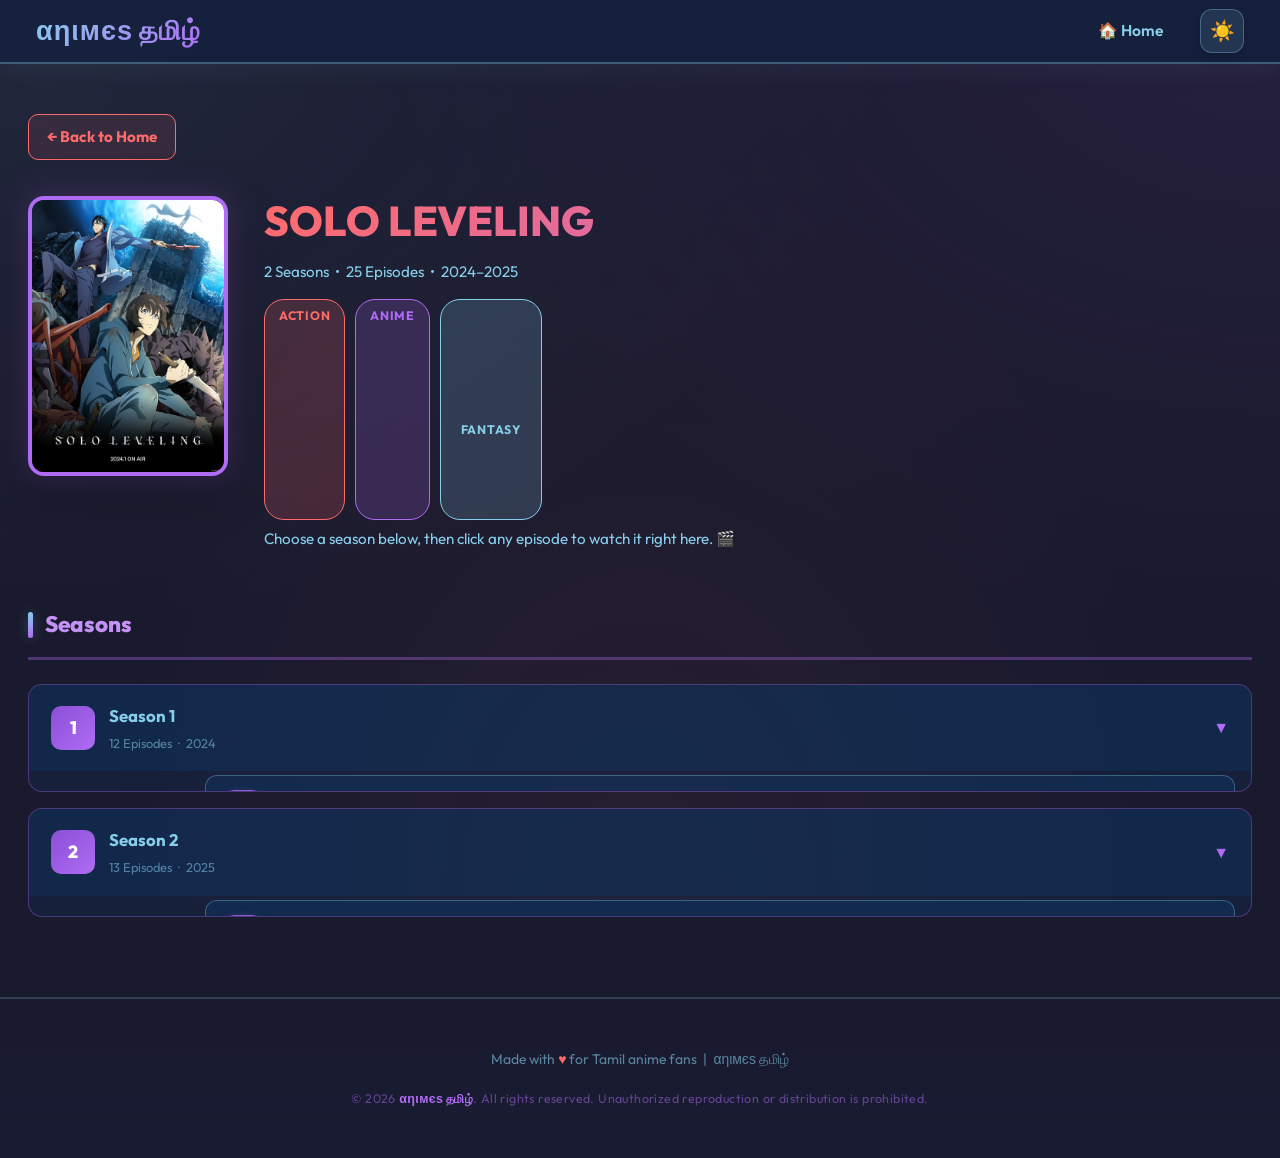
<file: sololeveling.html>
<!DOCTYPE html>
<html lang="en">

<head>
    <meta charset="UTF-8">
    <meta name="viewport" content="width=device-width, initial-scale=1.0, viewport-fit=cover">
    <title>Solo Leveling — αηιмєѕ தமிழ்</title>
    <meta name="description" content="Watch Solo Leveling Season 1 & Season 2 all episodes in Tamil on αηιмєѕ தமிழ்.">
    <link rel="stylesheet" href="style.css">

    <meta name="google-site-verification" content="Bs-zn-4_h5NOEnhNXeSkznOBG7yhEcJbRddoLscS0Bg" />


    <script>/* apply saved theme before paint */
        (function () { var t = localStorage.getItem('animeTheme') || 'dark'; document.documentElement.setAttribute('data-theme', t); })();
    </script>
        <style>
        /* Page-specific keyframes — all other styles live in style.css */
        @keyframes fadeIn  { from { opacity: 0; } to { opacity: 1; } }
        @keyframes slideUp { from { transform: translateY(30px); opacity: 0; } to { transform: translateY(0); opacity: 1; } }
    </style>

    <!-- Google tag (gtag.js) -->
    <script async src="https://www.googletagmanager.com/gtag/js?id=G-4DX2DXGVDZ"></script>
    <script>
      window.dataLayer = window.dataLayer || [];
      function gtag(){dataLayer.push(arguments);}
      gtag('js', new Date());

      gtag('config', 'G-4DX2DXGVDZ');
    </script>

</head>

<body>

    <!-- ===== VIDEO MODAL ===== -->
    <div class="modal-overlay" id="videoModal" role="dialog" aria-modal="true" aria-labelledby="modalEpTitle">
        <div class="modal-box">
            <div class="modal-topbar">
                <div class="modal-ep-title" id="modalEpTitle">Episode</div>
                <button class="modal-close" id="modalClose" title="Close (Esc)">✕</button>
            </div>
            <div class="modal-video-wrap" id="videoWrap">
                <iframe id="modalIframe" title="Anime Video Player" src="" allowfullscreen allow="autoplay; encrypted-media" referrerpolicy="no-referrer-when-downgrade" loading="lazy"></iframe>
            </div>
            <div class="modal-controls">
                <button class="modal-nav-btn btn-prev" id="btnPrev">◀ Previous</button>
                <div class="quality-selector quality-selector--inactive" id="qualitySelector">
                    <button class="quality-btn active" data-quality="720p">720p</button>
                    <button class="quality-btn" data-quality="480p">480p</button>
                    <button class="quality-btn" data-quality="360p">360p</button>
                </div>
                <div class="modal-ep-counter" id="epCounter">— / 25</div>
                <button class="download-btn" id="downloadBtn" title="Download current episode">
                    ⬇ Download
                </button>
                <button class="modal-nav-btn btn-next" id="btnNext">Next ▶</button>
            </div>
        </div>
    </div>

    <!-- ===== NAVBAR ===== -->
    <nav class="navbar">
        <a href="index.html" class="logo">αηιмєѕ தமிழ்</a>
        <button class="hamburger" id="hamburger" aria-label="Toggle menu" aria-expanded="false">
            <span></span>
            <span></span>
            <span></span>
        </button>
        <ul class="nav-links" id="navLinks">
            <li><a href="index.html">🏠 Home</a></li>
        </ul>
        <button class="theme-toggle" id="themeToggle" aria-label="Toggle light/dark theme"
            title="Toggle theme">☀️</button>

    </nav>

    <!-- ===== PAGE CONTENT ===== -->
    <div class="page-wrapper">

        <a href="index.html" class="back-link">← Back to Home</a>

        <!-- SHOW HEADER -->
        <div class="show-header">
            <img src="solo s1.jpg" alt="Solo Leveling cover" loading="lazy" decoding="async">
            <div class="show-info">
                <h1>SOLO LEVELING</h1>
                <p>
                    2 Seasons &nbsp;•&nbsp; 25 Episodes &nbsp;•&nbsp; 2024–2025
                </p>
                <div class="genre-tags">
                    <span class="genre-tag action">Action</span>
                    <span class="genre-tag anime">Anime</span>
                    <span class="genre-tag hero">Fantasy</span>
                </div>
                <p class="show-description">
                    Choose a season below, then click any episode to watch it right here. 🎬
                </p>
            </div>
        </div>

        <!-- SEASON SECTION TITLE -->
        <div class="section-title">Seasons</div>

        <!-- SEASON ACCORDION -->
        <div class="seasons-wrap" id="seasonsWrap">
            <!-- Season 1 block -->
            <div class="season-block" id="block-s1">
                <div class="season-header" id="hdr-s1" role="button" aria-expanded="false" aria-controls="body-s1">
                    <div class="season-header-left">
                        <div class="season-num-badge">1</div>
                        <div class="season-header-info">
                            <div class="season-header-title">Season 1</div>
                            <div class="season-header-meta">12 Episodes &nbsp;·&nbsp; 2024</div>
                        </div>
                    </div>
                    <span class="season-chevron">▼</span>
                </div>
                <div class="season-body" id="body-s1">
                    <div class="season-body-inner">
                        <div class="season-content">
                            <div class="season-cover">
                                <img src="solo s1.jpg" alt="Solo Leveling Season 1" loading="lazy" decoding="async">
                            </div>
                            <div class="season-episodes">
                                <ul class="episode-list" id="listS1"></ul>
                            </div>
                        </div>
                    </div>
                </div>
            </div>

            <!-- Season 2 block -->
            <div class="season-block" id="block-s2">
                <div class="season-header" id="hdr-s2" role="button" aria-expanded="false" aria-controls="body-s2">
                    <div class="season-header-left">
                        <div class="season-num-badge">2</div>
                        <div class="season-header-info">
                            <div class="season-header-title">Season 2</div>
                            <div class="season-header-meta">13 Episodes &nbsp;·&nbsp; 2025</div>
                        </div>
                    </div>
                    <span class="season-chevron">▼</span>
                </div>
                <div class="season-body" id="body-s2">
                    <div class="season-body-inner">
                        <div class="season-content">
                            <div class="season-cover">
                                <img src="solo s2.jpg" alt="Solo Leveling Season 2" loading="lazy" decoding="async">
                            </div>
                            <div class="season-episodes">
                                <ul class="episode-list" id="listS2"></ul>
                            </div>
                        </div>
                    </div>
                </div>
            </div>
        </div>

    </div>

    <!-- FOOTER -->
    <footer>
        <p>Made with <span>♥</span> for Tamil anime fans &nbsp;|&nbsp; αηιмєѕ தமிழ்</p>
        <p class="copyright">&copy; 2026 <span class="copy-brand">αηιмєѕ தமிழ்</span>. All rights reserved. Unauthorized
            reproduction or distribution is prohibited.</p>
    </footer>

    <script>
        // ─── Episode data ──────────────────────────────────────────────────────────
        const season1 = [
            { label: 'Solo Leveling — Season 1 Episode 1', url: 'https://drive.google.com/file/d/1uVhaXCt6RNa9ego82Qu_BcbiCU2VrGZD/view?usp=sharing' },
            { label: 'Solo Leveling — Season 1 Episode 2', url: 'https://drive.google.com/file/d/14IYNyfYYzATH8yxV2j2l_XCs-uoqdfFQ/view?usp=sharing' },
            { label: 'Solo Leveling — Season 1 Episode 3', url: 'https://drive.google.com/file/d/1P9TpLiTATBW8KGkWl5CMCbRIHXSGxNJR/view?usp=sharing' },
            { label: 'Solo Leveling — Season 1 Episode 4', url: 'https://drive.google.com/file/d/1Ylj_T3DyDFpFFcVcheEHLJy1DTB4wp7y/view?usp=sharing' },
            { label: 'Solo Leveling — Season 1 Episode 5', url: 'https://drive.google.com/file/d/14bsEhXuZEp-wzehlIRP1xturOY-nUKjt/view?usp=sharing' },
            { label: 'Solo Leveling — Season 1 Episode 6', url: 'https://drive.google.com/file/d/1n-SBauPeKWTvGv5-VHaGtevv0x-AOTN5/view?usp=sharing' },
            { label: 'Solo Leveling — Season 1 Episode 7', url: 'https://drive.google.com/file/d/1QwDE7u9gGz8J2Y6owMQOWgcfctTa0F3n/view?usp=sharing' },
            { label: 'Solo Leveling — Season 1 Episode 8', url: 'https://drive.google.com/file/d/1myJLio4i3PErS7VkNpYP8USlmz0CrIw1/view?usp=sharing' },
            { label: 'Solo Leveling — Season 1 Episode 9', url: 'https://drive.google.com/file/d/1FaERsHpEO-Bws0KXCM_BvxjWlmPhcoXh/view?usp=sharing' },
            { label: 'Solo Leveling — Season 1 Episode 10', url: 'https://drive.google.com/file/d/1ivHVRDfSS1d2zr7zyU7_JTTGEe1-WD3E/view?usp=sharing' },
            { label: 'Solo Leveling — Season 1 Episode 11', url: 'https://drive.google.com/file/d/1gWZEyqBjoKFK-hkrRPuEJWgblCbDsdDU/view?usp=sharing' },
            { label: 'Solo Leveling — Season 1 Episode 12', url: 'https://drive.google.com/file/d/1y6Xw1PN9EXOcAr_3AK91Cvc6cEbIfnQJ/view?usp=sharing' },
        ];

        const season2 = [
            { label: 'Solo Leveling — Season 2 Episode 1', url: 'https://drive.google.com/file/d/1IjzMqtD7Y_SBeqILVMUnlSfg3XhmXo1v/view?usp=sharing' },
            { label: 'Solo Leveling — Season 2 Episode 2', url: 'https://drive.google.com/file/d/10p86-u-8fZY8ApGXpj6_M9XxDjuBGa7Q/view?usp=sharing' },
            { label: 'Solo Leveling — Season 2 Episode 3', url: 'https://drive.google.com/file/d/19uBN0tsDxMdpln0hG-L6F0Eg7XUlYu9P/view?usp=sharing' },
            { label: 'Solo Leveling — Season 2 Episode 4', url: 'https://drive.google.com/file/d/1JFUv3l7pcqd-PRpn9R97tC0fVpBRX4ox/view?usp=sharing' },
            { label: 'Solo Leveling — Season 2 Episode 5', url: 'https://drive.google.com/file/d/1leb76k-bzOQLSTDB-DMPxwBK-_z2aYOi/view?usp=sharing' },
            { label: 'Solo Leveling — Season 2 Episode 6', url: 'https://drive.google.com/file/d/1lFZ7qhd5c-HsrEj6fSJP_s6IhPM8PXvB/view?usp=sharing' },
            { label: 'Solo Leveling — Season 2 Episode 7', url: 'https://drive.google.com/file/d/1n5coBb0jm1GEZaZLY8qxPSFANbpWjKbd/view?usp=sharing' },
            { label: 'Solo Leveling — Season 2 Episode 8', url: 'https://drive.google.com/file/d/18JoOBF2Pi8stqohJ4Cr_eW7ccv4NH1OD/view?usp=sharing' },
            { label: 'Solo Leveling — Season 2 Episode 9', url: 'https://drive.google.com/file/d/1JeRLNgBQoNaOzQdPpWjeDvNzkOidreZi/view?usp=sharing' },
            { label: 'Solo Leveling — Season 2 Episode 10', url: 'https://drive.google.com/file/d/1cB8NsCUAOwWn56t9BPSMLrH3ICCONfIc/view?usp=sharing' },
            { label: 'Solo Leveling — Season 2 Episode 11', url: 'https://drive.google.com/file/d/1Cwk_2B2__at_NwvU65Ex0F7rU3hdv6Q6/view?usp=sharing' },
            { label: 'Solo Leveling — Season 2 Episode 12', url: 'https://drive.google.com/file/d/1ubi7bubGo36geHR6Kqh0ZbDBHFhF1UfR/view?usp=sharing' },
            { label: 'Solo Leveling — Season 2 Episode 13', url: 'https://drive.google.com/file/d/1vlQkmRSlWMcG6zUk0UPcUDq3KfOYryGQ/view?usp=sharing' },
        ];

        const allEpisodes = [...season1, ...season2];
        const total = allEpisodes.length;
        let currentEp = 0;

        // ─── Drive share → embed URL ───────────────────────────────────────────────
        function embedUrl(shareUrl) {
            const m = shareUrl.match(/\/file\/d\/([^/]+)\//);
            return m ? `https://drive.google.com/file/d/${m[1]}/preview` : shareUrl;
        }

        // ─── Build episode list ────────────────────────────────────────────────────
        function buildList(listId, episodes, globalOffset) {
            const ul = document.getElementById(listId);
            episodes.forEach((ep, i) => {
                const globalIndex = globalOffset + i;
                const epNum = String(i + 1).padStart(2, '0');
                const li = document.createElement('li');
                li.innerHTML = `
                    <a href="#" class="ep-link" data-index="${globalIndex}" id="ep-${globalIndex}">
                        <span class="ep-number">${epNum}</span>
                        ${ep.label}
                        <span class="ep-icon">▶</span>
                    </a>`;
                ul.appendChild(li);
            });
        }

        buildList('listS1', season1, 0);
        buildList('listS2', season2, season1.length);

        // ─── Season accordion toggle ───────────────────────────────────────────────
        function toggleSeason(blockId, headerId) {
            const block = document.getElementById(blockId);
            const hdr = document.getElementById(headerId);
            const isOpen = block.classList.contains('open');
            block.classList.toggle('open', !isOpen);
            hdr.setAttribute('aria-expanded', String(!isOpen));
        }

        document.getElementById('hdr-s1').addEventListener('click', () => toggleSeason('block-s1', 'hdr-s1'));
        document.getElementById('hdr-s2').addEventListener('click', () => toggleSeason('block-s2', 'hdr-s2'));

        // ─── Modal elements ────────────────────────────────────────────────────────
        const modal = document.getElementById('videoModal');
        const iframe = document.getElementById('modalIframe');
        const modalTitle = document.getElementById('modalEpTitle');
        const epCounter = document.getElementById('epCounter');
        const btnPrev = document.getElementById('btnPrev');
        const btnNext = document.getElementById('btnNext');
        const btnClose = document.getElementById('modalClose');
        const qualityBtns = document.querySelectorAll('.quality-btn');
        const downloadBtn = document.getElementById('downloadBtn');
        let currentQuality = '720p';

        const videoWrap = document.getElementById('videoWrap');
        iframe.addEventListener('load', function () { if (iframe.src) videoWrap.classList.add('loaded'); });
        function showLoading() { videoWrap.classList.remove('loaded'); }

        function openEpisode(index) {
            currentEp = index;
            currentQuality = '720p';
            const ep = allEpisodes[index];
            modalTitle.textContent = ep.label;
            epCounter.textContent = `${index + 1} / ${total}`;
            showLoading();
            iframe.src = embedUrl(ep.url);
            btnPrev.disabled = index === 0;
            btnNext.disabled = index === total - 1;
            modal.classList.add('active');
            document.body.style.overflow = 'hidden';

            document.querySelectorAll('.ep-link').forEach(a => a.classList.remove('ep-active'));
            const activeLink = document.getElementById(`ep-${index}`);
            if (activeLink) activeLink.classList.add('ep-active');
            
            // Reset quality buttons
            qualityBtns.forEach(btn => btn.classList.remove('active'));
            document.querySelector('[data-quality="720p"]').classList.add('active');
        }

        function closeModal() {
            modal.classList.remove('active');
            iframe.src = '';
            showLoading();
            document.body.style.overflow = '';
            document.querySelectorAll('.ep-link').forEach(a => a.classList.remove('ep-active'));
        }

        function downloadEpisode() {
            const ep = allEpisodes[currentEp];
            let urlToDL = ep.url;
            
            // Extract Google Drive file ID from sharing URL
            const match = ep.url.match(/\/file\/d\/([^\/]+)\//);
            if (match && match[1]) {
                urlToDL = `https://drive.google.com/uc?export=download&id=${match[1]}`;
            }
            
            downloadBtn.classList.add('loading');
            downloadBtn.textContent = '⏳ Preparing...';
            downloadBtn.disabled = true;
            
            // Open download link
            const a = document.createElement('a');
            a.href = urlToDL;
            a.target = '_blank';
            a.click();
            
            // Reset button after 2 seconds
            setTimeout(() => {
                downloadBtn.classList.remove('loading');
                downloadBtn.textContent = '⬇ Download';
                downloadBtn.disabled = false;
            }, 2000);
        }


        // ─── Event listeners ──────────────────────────────────────────────────────
        document.addEventListener('click', e => {
            const link = e.target.closest('.ep-link');
            if (!link) return;
            e.preventDefault();
            openEpisode(parseInt(link.dataset.index));
        });

        qualityBtns.forEach(btn => {
            btn.addEventListener('click', () => {
                currentQuality = btn.dataset.quality;
                qualityBtns.forEach(b => b.classList.remove('active'));
                btn.classList.add('active');
            });
        });

        downloadBtn.addEventListener('click', downloadEpisode);
        btnPrev.addEventListener('click', () => { if (currentEp > 0) openEpisode(currentEp - 1); });
        btnNext.addEventListener('click', () => { if (currentEp < total - 1) openEpisode(currentEp + 1); });
        btnClose.addEventListener('click', closeModal);
        modal.addEventListener('click', e => { if (e.target === modal) closeModal(); });
        document.addEventListener('keydown', e => {
            if (e.key === 'Escape' && modal.classList.contains('active')) closeModal();
        });

        // ─── Hamburger menu ──────────────────────────────────────────────────────
        const hamburger = document.getElementById('hamburger');
        const navLinks = document.getElementById('navLinks');
        
        hamburger.addEventListener('click', function () {
            navLinks.classList.toggle('active');
            hamburger.classList.toggle('active');
            hamburger.setAttribute('aria-expanded', navLinks.classList.contains('active'));
        });

        // Close menu when a link is clicked
        navLinks.querySelectorAll('a').forEach(link => {
            link.addEventListener('click', function () {
                navLinks.classList.remove('active');
                hamburger.classList.remove('active');
                hamburger.setAttribute('aria-expanded', false);
            });
        });

        // ─── Theme toggle ─────────────────────────────────────────────────────────
        var themeBtn = document.getElementById('themeToggle');
        var htmlEl = document.documentElement;
        themeBtn.textContent = htmlEl.getAttribute('data-theme') === 'light' ? '🌙' : '☀️';
        themeBtn.addEventListener('click', function () {
            var next = htmlEl.getAttribute('data-theme') === 'light' ? 'dark' : 'light';
            htmlEl.setAttribute('data-theme', next);
            localStorage.setItem('animeTheme', next);
            themeBtn.textContent = next === 'light' ? '🌙' : '☀️';
        });
    </script>



    <!-- --- MOBILE ENHANCEMENTS � auto-hide controls, touch optimization --- -->
    <script>
        (function() {
            var isMobile = /Android|iPhone|iPad|iPod|webOS|BlackBerry|IEMobile|Opera Mini/i.test(navigator.userAgent) ||
                           (window.matchMedia('(pointer: coarse)').matches && window.innerWidth <= 1024);
            if (isMobile) document.body.classList.add('is-mobile');

            var modalEl = document.getElementById('videoModal');
            var topbarEl = modalEl ? modalEl.querySelector('.modal-topbar') : null;
            var controlsEl = modalEl ? modalEl.querySelector('.modal-controls') : null;
            var videoWrapEl = document.getElementById('videoWrap');
            if (!modalEl || !topbarEl || !controlsEl || !videoWrapEl) return;

            var hideTimer = null;
            var HIDE_DELAY = 3000;

            function showCtrl() {
                topbarEl.classList.remove('auto-hidden');
                controlsEl.classList.remove('auto-hidden');
            }

            function hideCtrl() {
                if (!isMobile) return;
                topbarEl.classList.add('auto-hidden');
                controlsEl.classList.add('auto-hidden');
            }

            function resetTimer() {
                showCtrl();
                clearTimeout(hideTimer);
                if (isMobile && modalEl.classList.contains('active')) {
                    hideTimer = setTimeout(hideCtrl, HIDE_DELAY);
                }
            }

            ['touchstart', 'touchmove', 'mousemove', 'click'].forEach(function(evt) {
                modalEl.addEventListener(evt, resetTimer, { passive: true });
            });

            videoWrapEl.addEventListener('click', function(e) {
                if (!isMobile) return;
                if (e.target.tagName === 'IFRAME') return;
                if (topbarEl.classList.contains('auto-hidden')) {
                    resetTimer();
                } else {
                    hideCtrl();
                    clearTimeout(hideTimer);
                }
            });

            var resizeTimer;
            function handleResize() {
                clearTimeout(resizeTimer);
                resizeTimer = setTimeout(function() {
                    if (videoWrapEl && modalEl.classList.contains('active')) {
                        videoWrapEl.style.display = 'none';
                        void videoWrapEl.offsetHeight;
                        videoWrapEl.style.display = '';
                    }
                }, 150);
            }
            window.addEventListener('orientationchange', handleResize);
            window.addEventListener('resize', handleResize);

            // Hook into openEpisode/closeModal to manage timer
            var _origModal = document.getElementById('videoModal');
            if (_origModal) {
                new MutationObserver(function(mutations) {
                    mutations.forEach(function(m) {
                        if (m.attributeName === 'class') {
                            if (_origModal.classList.contains('active')) {
                                resetTimer();
                            } else {
                                clearTimeout(hideTimer);
                                showCtrl();
                            }
                        }
                    });
                }).observe(_origModal, { attributes: true, attributeFilter: ['class'] });
            }
        })();
    </script>
</body>

</html>
</file>
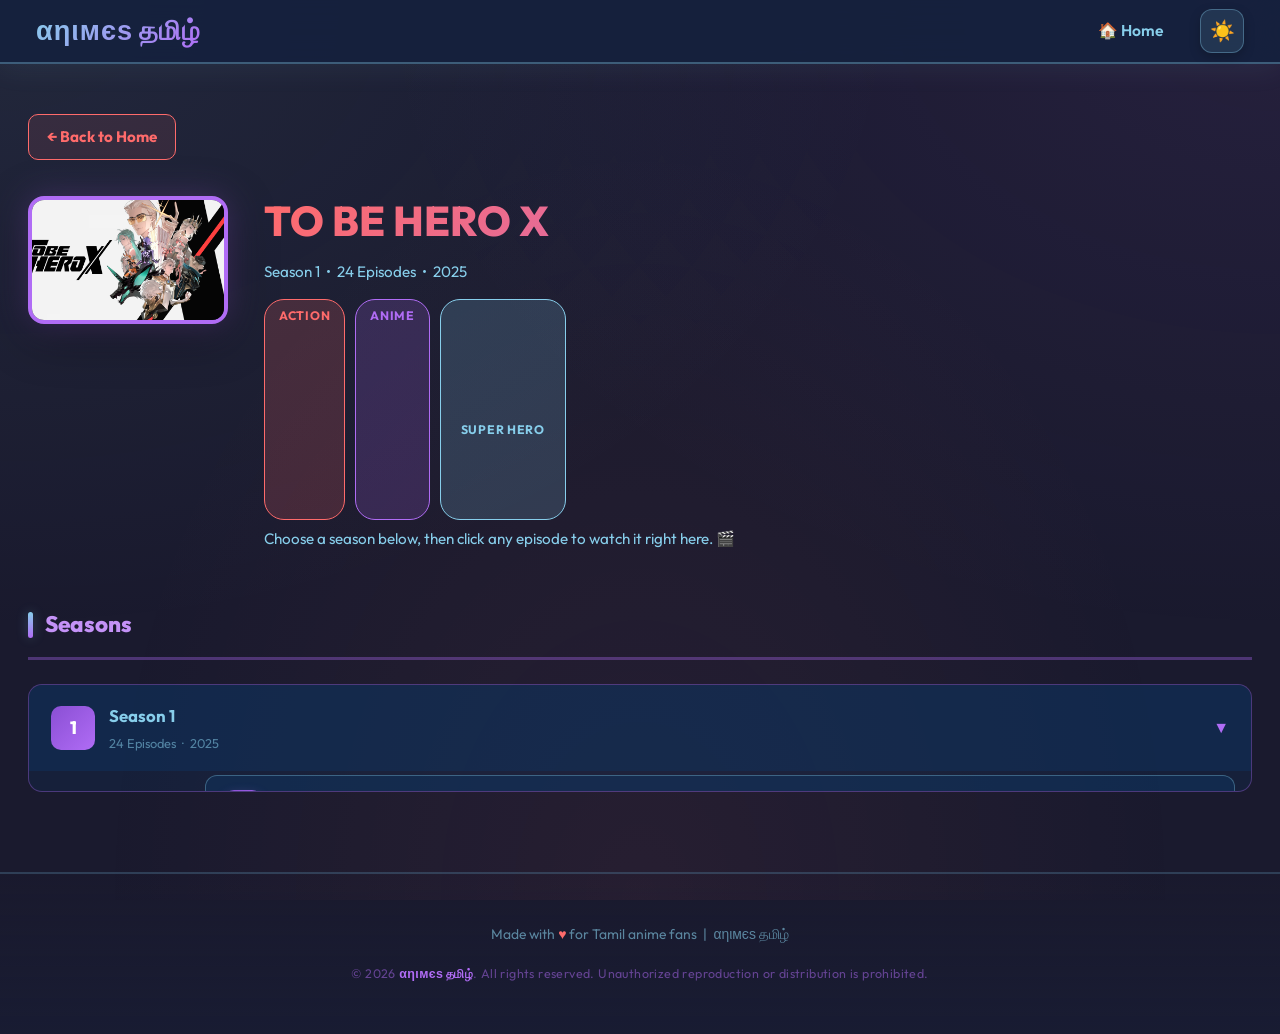
<file: TBH X.html>
<!DOCTYPE html>
<html lang="en">

<head>
    <meta charset="UTF-8">
    <meta name="viewport" content="width=device-width, initial-scale=1.0, viewport-fit=cover">
    <title>To Be Hero X — αηιмєѕ தமிழ்</title>
    <meta name="description" content="Watch To Be Hero X Season 1 all episodes in Tamil on αηιмєѕ தமிழ்.">
    <link rel="stylesheet" href="style.css">

    <meta name="google-site-verification" content="Bs-zn-4_h5NOEnhNXeSkznOBG7yhEcJbRddoLscS0Bg" />


    <script>/* apply saved theme before paint */
        (function () { var t = localStorage.getItem('animeTheme') || 'dark'; document.documentElement.setAttribute('data-theme', t); })();
    </script>
        <style>
        /* Page-specific keyframes — all other styles live in style.css */
        @keyframes fadeIn  { from { opacity: 0; } to { opacity: 1; } }
        @keyframes slideUp { from { transform: translateY(30px); opacity: 0; } to { transform: translateY(0); opacity: 1; } }
    </style>

    <!-- Google tag (gtag.js) -->
    <script async src="https://www.googletagmanager.com/gtag/js?id=G-4DX2DXGVDZ"></script>
    <script>
      window.dataLayer = window.dataLayer || [];
      function gtag(){dataLayer.push(arguments);}
      gtag('js', new Date());

      gtag('config', 'G-4DX2DXGVDZ');
    </script>

</head>

<body>

    <!-- ===== VIDEO MODAL ===== -->
    <div class="modal-overlay" id="videoModal" role="dialog" aria-modal="true" aria-labelledby="modalEpTitle">
        <div class="modal-box">
            <div class="modal-topbar">
                <div class="modal-ep-title" id="modalEpTitle">Episode</div>
                <button class="modal-close" id="modalClose" title="Close (Esc)">✕</button>
            </div>
            <div class="modal-video-wrap" id="videoWrap">
                <iframe id="modalIframe" title="Anime Video Player" src="" allowfullscreen allow="autoplay; encrypted-media" referrerpolicy="no-referrer-when-downgrade" loading="lazy"></iframe>
            </div>
            <div class="modal-controls">
                <button class="modal-nav-btn btn-prev" id="btnPrev">◀ Previous</button>
                <div class="quality-selector quality-selector--inactive" id="qualitySelector">
                    <button class="quality-btn active" data-quality="720p">720p</button>
                    <button class="quality-btn" data-quality="480p">480p</button>
                    <button class="quality-btn" data-quality="360p">360p</button>
                </div>
                <div class="modal-ep-counter" id="epCounter">— / 24</div>
                <button class="download-btn" id="downloadBtn" title="Download current episode">
                    ⬇ Download
                </button>
                <button class="modal-nav-btn btn-next" id="btnNext">Next ▶</button>
            </div>
        </div>
    </div>

    <!-- ===== NAVBAR ===== -->
    <nav class="navbar">
        <a href="index.html" class="logo">αηιмєѕ தமிழ்</a>
        <button class="hamburger" id="hamburger" aria-label="Toggle menu" aria-expanded="false">
            <span></span>
            <span></span>
            <span></span>
        </button>
        <ul class="nav-links" id="navLinks">
            <li><a href="index.html">🏠 Home</a></li>
        </ul>
        <button class="theme-toggle" id="themeToggle" aria-label="Toggle light/dark theme"
            title="Toggle theme">☀️</button>

    </nav>

    <!-- ===== PAGE CONTENT ===== -->
    <div class="page-wrapper">

        <a href="index.html" class="back-link">← Back to Home</a>

        <!-- SHOW HEADER -->
        <div class="show-header">
            <img src="tbhx.png" alt="To Be Hero X" loading="lazy" decoding="async">
            <div class="show-info">
                <h1>TO BE HERO X</h1>
                <p class="show-meta">
                    Season 1 &nbsp;•&nbsp; 24 Episodes &nbsp;•&nbsp; 2025
                </p>
                <div class="genre-tags">
                    <span class="genre-tag action">Action</span>
                    <span class="genre-tag anime">Anime</span>
                    <span class="genre-tag hero">Super Hero</span>
                </div>
                <p class="show-description">
                    Choose a season below, then click any episode to watch it right here. 🎬
                </p>
            </div>
        </div>

        <!-- SEASON SECTION TITLE -->
        <div class="section-title">Seasons</div>

        <!-- SEASON ACCORDION -->
        <div class="seasons-wrap">

            <!-- Season 1 block -->
            <div class="season-block" id="block-s1">
                <div class="season-header" id="hdr-s1" role="button" aria-expanded="false" aria-controls="body-s1">
                    <div class="season-header-left">
                        <div class="season-num-badge">1</div>
                        <div>
                            <div class="season-header-title">Season 1</div>
                            <div class="season-header-meta">24 Episodes &nbsp;·&nbsp; 2025</div>
                        </div>
                    </div>
                    <span class="season-chevron">▼</span>
                </div>
                <div class="season-body" id="body-s1">
                    <div class="season-body-inner">
                        <div class="season-content">
                            <div class="season-cover">
                                <img src="tbhx.png" alt="To Be Hero X Season 1" loading="lazy" decoding="async">
                            </div>
                            <div class="season-episodes">
                                <ul class="episode-list" id="episodeList"></ul>
                            </div>
                        </div>
                    </div>
                </div>
            </div>

        </div>

    </div>

    <!-- FOOTER -->
    <footer>
        <p>Made with <span>♥</span> for Tamil anime fans &nbsp;|&nbsp; αηιмєѕ தமிழ்</p>
        <p class="copyright">&copy; 2026 <span class="copy-brand">αηιмєѕ தமிழ்</span>. All rights reserved. Unauthorized
            reproduction or distribution is prohibited.</p>
    </footer>

    <script>
        // ─── Episode data ──────────────────────────────────────────────────────────
        const episodes = [
            { id: '1aDM9WOWj0uw4_XA_JuujED69q20lyw7Z' },
            { id: '12SYFTh1LF3JzqepHv7y1mfV6B5_B_kmV' },
            { id: '1wtZXuQr23oYUPuA-XVu_GI76oA54sX0z' },
            { id: '1iyJ3iq72eMB4dl7x9ClA8mqz0kRQawL6' },
            { id: '1XgpLOpXWZhZwVDYb4mWtzMReMeGheAzo' },
            { id: '1_-n5WFDjWXw5LSobapSW_ui_ncltq2Jt' },
            { id: '1yK5p5uPRDet2X0EotQOcoizbvia5Sn38' },
            { id: '1D_gJi8YgssXNAB5JRuEN6LTO8eP6jD11' },
            { id: '1sIXNLjEDry6CsNntrfohrOI6VBh_I3SF' },
            { id: '1_fSZ2E0ZCBDO0iljb7dW1mr764sm4Rm6' },
            { id: '1ad0OY2n7ibR60ymOXJsjumIQ5AESiCd2' },
            { id: '1IXFocVMtX8QyC8hmVVNhNLV54bFRdemE' },
            { id: '1oya7Lnvyoo3V6wd49TbNAPLemZ30DPnX' },
            { id: '1xpWkaXvapoQYP08rpIS0ubXqczDPFqdV' },
            { id: '115_qyJRp2ECIQhIMdTwRYSOEZYt6lHcb' },
            { id: '1vKbxDzoUa9g83TA3g7RMAh6nL9CEwSww' },
            { id: '16Wb6ew4fTjY9Cm06b267VDIZ23RxDowT' },
            { id: '1ixkdfIiDQeTfzr3lFd0vVv1cmMQWx-dB' },
            { id: '1TPVOXlelwIvKsXaxq_faV5NEu82woUmb' },
            { id: '1Npr1ubjwof89c9PydJBZuxhs4p1Yi0Go' },
            { id: '1ecjs9d_pyS5_2BUEOBnT-uvB06tEZIo6' },
            { id: '1Ce4OOa_bMdDB4d8Jbfw2dbfytQH3D36_' },
            { id: '1gSfGumSMJ9ajSzPvW4x9UfsY1haCELT7' },
            { id: '1INd4d1siYe3OAq-l9JJ9GzVujqFwa3lZ' },
        ];

        const total = episodes.length;
        let currentEp = 0;

        // ─── Build episode list ────────────────────────────────────────────────────
        const list = document.getElementById('episodeList');
        episodes.forEach((ep, i) => {
            const epNum = String(i + 1).padStart(2, '0');
            const li = document.createElement('li');
            li.innerHTML = `
                <a href="#" class="ep-link" data-index="${i}" id="ep-${i}">
                    <span class="ep-number">${epNum}</span>
                    To Be Hero X — Season 1 Episode ${i + 1}
                    <span class="ep-icon">▶</span>
                </a>`;
            list.appendChild(li);
        });

        // ─── Season accordion toggle ───────────────────────────────────────────────
        document.getElementById('hdr-s1').addEventListener('click', () => {
            const block = document.getElementById('block-s1');
            const hdr = document.getElementById('hdr-s1');
            const isOpen = block.classList.contains('open');
            block.classList.toggle('open', !isOpen);
            hdr.setAttribute('aria-expanded', String(!isOpen));
        });

        // ─── Modal elements ────────────────────────────────────────────────────────
        const modal = document.getElementById('videoModal');
        const iframe = document.getElementById('modalIframe');
        const modalTitle = document.getElementById('modalEpTitle');
        const epCounter = document.getElementById('epCounter');
        const btnPrev = document.getElementById('btnPrev');
        const btnNext = document.getElementById('btnNext');
        const btnClose = document.getElementById('modalClose');
        const qualityBtns = document.querySelectorAll('.quality-btn');
        const downloadBtn = document.getElementById('downloadBtn');
        let currentQuality = '720p';

        function embedUrl(fileId) {
            return `https://drive.google.com/file/d/${fileId}/preview`;
        }

        const videoWrap = document.getElementById('videoWrap');

        iframe.addEventListener('load', function () {
            if (iframe.src) videoWrap.classList.add('loaded');
        });

        function showLoading() {
            videoWrap.classList.remove('loaded');
        }

        function openEpisode(index) {
            currentEp = index;
            currentQuality = '720p';
            const ep = episodes[index];
            modalTitle.textContent = `To Be Hero X — Season 1 Episode ${index + 1}`;
            epCounter.textContent = `${index + 1} / ${total}`;
            showLoading();
            iframe.src = embedUrl(ep.id);
            btnPrev.disabled = index === 0;
            btnNext.disabled = index === total - 1;
            modal.classList.add('active');
            document.body.style.overflow = 'hidden';

            document.querySelectorAll('.ep-link').forEach(a => a.classList.remove('ep-active'));
            const activeLink = document.getElementById(`ep-${index}`);
            if (activeLink) activeLink.classList.add('ep-active');

            // Reset quality buttons
            qualityBtns.forEach(btn => btn.classList.remove('active'));
            document.querySelector('[data-quality="720p"]').classList.add('active');
        }

        function updateVideoQuality(quality) {
            currentQuality = quality;
            const ep = episodes[currentEp];
            showLoading();
            iframe.src = embedUrl(ep.id);
            
            // Update active quality button
            qualityBtns.forEach(btn => btn.classList.remove('active'));
            document.querySelector(`[data-quality="${quality}"]`).classList.add('active');
        }

        function downloadEpisode() {
            const ep = episodes[currentEp];
            const downloadUrl = `https://drive.google.com/uc?export=download&id=${ep.id}`;
            
            downloadBtn.classList.add('loading');
            downloadBtn.textContent = '⏳ Preparing...';
            downloadBtn.disabled = true;
            
            // Open download link
            const a = document.createElement('a');
            a.href = downloadUrl;
            a.target = '_blank';
            a.click();
            
            // Reset button after 2 seconds
            setTimeout(() => {
                downloadBtn.classList.remove('loading');
                downloadBtn.textContent = '⬇ Download';
                downloadBtn.disabled = false;
            }, 2000);
        }

        function closeModal() {
            modal.classList.remove('active');
            iframe.src = '';
            showLoading();
            document.body.style.overflow = '';
            document.querySelectorAll('.ep-link').forEach(a => a.classList.remove('ep-active'));
        }


        // ─── Event listeners ──────────────────────────────────────────────────────
        list.addEventListener('click', e => {
            const link = e.target.closest('.ep-link');
            if (!link) return;
            e.preventDefault();
            openEpisode(parseInt(link.dataset.index));
        });

        btnPrev.addEventListener('click', () => { if (currentEp > 0) openEpisode(currentEp - 1); });
        btnNext.addEventListener('click', () => { if (currentEp < total - 1) openEpisode(currentEp + 1); });
        downloadBtn.addEventListener('click', downloadEpisode);
        qualityBtns.forEach(btn => {
            btn.addEventListener('click', () => {
                updateVideoQuality(btn.dataset.quality);
            });
        });
        btnClose.addEventListener('click', closeModal);
        modal.addEventListener('click', e => { if (e.target === modal) closeModal(); });
        document.addEventListener('keydown', e => {
            if (e.key === 'Escape' && modal.classList.contains('active')) closeModal();
        });

        // ─── Hamburger menu ──────────────────────────────────────────────────────
        const hamburger = document.getElementById('hamburger');
        const navLinks = document.getElementById('navLinks');
        
        hamburger.addEventListener('click', function () {
            navLinks.classList.toggle('active');
            hamburger.classList.toggle('active');
            hamburger.setAttribute('aria-expanded', navLinks.classList.contains('active'));
        });

        // Close menu when a link is clicked
        navLinks.querySelectorAll('a').forEach(link => {
            link.addEventListener('click', function () {
                navLinks.classList.remove('active');
                hamburger.classList.remove('active');
                hamburger.setAttribute('aria-expanded', false);
            });
        });

        // ─── Theme toggle ─────────────────────────────────────────────────────────
        var themeBtn = document.getElementById('themeToggle');
        var htmlEl = document.documentElement;
        themeBtn.textContent = htmlEl.getAttribute('data-theme') === 'light' ? '🌙' : '☀️';
        themeBtn.addEventListener('click', function () {
            var next = htmlEl.getAttribute('data-theme') === 'light' ? 'dark' : 'light';
            htmlEl.setAttribute('data-theme', next);
            localStorage.setItem('animeTheme', next);
            themeBtn.textContent = next === 'light' ? '🌙' : '☀️';
        });
    </script>



    <!-- MOBILE ENHANCEMENTS auto-hide controls touch optimization -->
    <script>
        (function() {
            var isMobile = /Android|iPhone|iPad|iPod|webOS|BlackBerry|IEMobile|Opera Mini/i.test(navigator.userAgent) ||
                           (window.matchMedia('(pointer: coarse)').matches && window.innerWidth <= 1024);
            if (isMobile) document.body.classList.add('is-mobile');
            var modalEl = document.getElementById('videoModal');
            var topbarEl = modalEl ? modalEl.querySelector('.modal-topbar') : null;
            var controlsEl = modalEl ? modalEl.querySelector('.modal-controls') : null;
            var videoWrapEl = document.getElementById('videoWrap');
            if (!modalEl || !topbarEl || !controlsEl || !videoWrapEl) return;
            var hideTimer = null;
            var HIDE_DELAY = 3000;
            function showCtrl() { topbarEl.classList.remove('auto-hidden'); controlsEl.classList.remove('auto-hidden'); }
            function hideCtrl() { if (!isMobile) return; topbarEl.classList.add('auto-hidden'); controlsEl.classList.add('auto-hidden'); }
            function resetTimer() { showCtrl(); clearTimeout(hideTimer); if (isMobile && modalEl.classList.contains('active')) { hideTimer = setTimeout(hideCtrl, HIDE_DELAY); } }
            ['touchstart','touchmove','mousemove','click'].forEach(function(evt){ modalEl.addEventListener(evt, resetTimer, {passive:true}); });
            videoWrapEl.addEventListener('click', function(e) { if (!isMobile) return; if (e.target.tagName==='IFRAME') return; if (topbarEl.classList.contains('auto-hidden')) { resetTimer(); } else { hideCtrl(); clearTimeout(hideTimer); } });
            var resizeTimer;
            window.addEventListener('orientationchange', function(){ clearTimeout(resizeTimer); resizeTimer = setTimeout(function(){ if(videoWrapEl&&modalEl.classList.contains('active')){videoWrapEl.style.display='none';void videoWrapEl.offsetHeight;videoWrapEl.style.display='';} },150); });
            window.addEventListener('resize', function(){ clearTimeout(resizeTimer); resizeTimer = setTimeout(function(){ if(videoWrapEl&&modalEl.classList.contains('active')){videoWrapEl.style.display='none';void videoWrapEl.offsetHeight;videoWrapEl.style.display='';} },150); });
            new MutationObserver(function(mutations){ mutations.forEach(function(m){ if(m.attributeName==='class'){ if(modalEl.classList.contains('active')){resetTimer();}else{clearTimeout(hideTimer);showCtrl();} } }); }).observe(modalEl, {attributes:true, attributeFilter:['class']});
        })();
    </script>
</body>

</html>
</file>
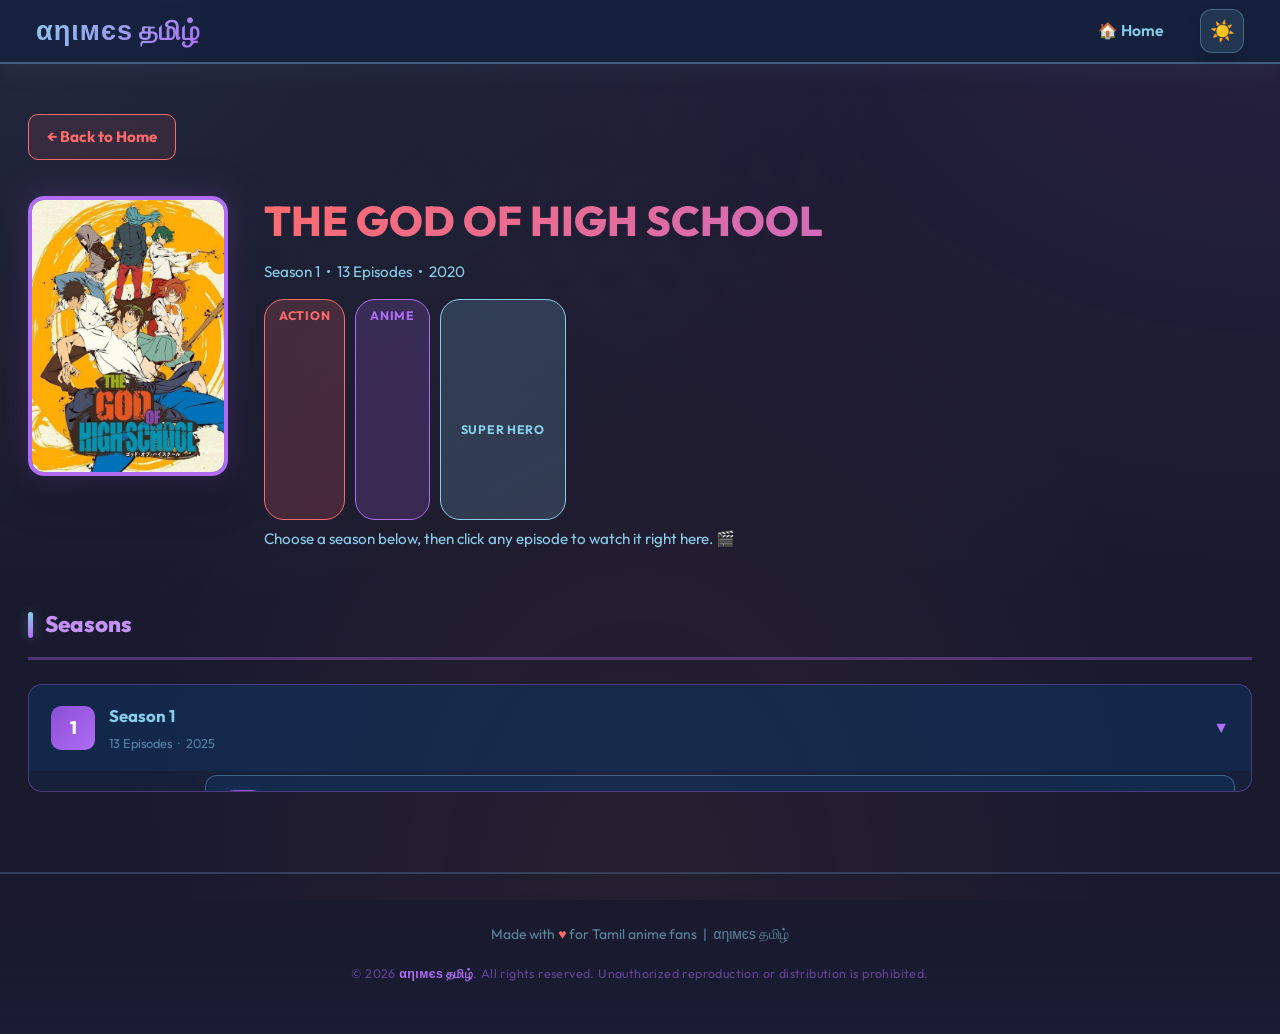
<file: The God Of High School.html>
<!DOCTYPE html>
<html lang="en">

<head>
    <meta charset="UTF-8">
    <meta name="viewport" content="width=device-width, initial-scale=1.0, viewport-fit=cover">
    <title>The God Of High School — αηιмєѕ தமிழ்</title>
    <meta name="description" content="Watch The God Of High School Season 1 all episodes in Tamil on αηιмєѕ தமிழ்.">
    <link rel="stylesheet" href="style.css">

    <meta name="google-site-verification" content="Bs-zn-4_h5NOEnhNXeSkznOBG7yhEcJbRddoLscS0Bg" />


    <script>/* apply saved theme before paint */
        (function () { var t = localStorage.getItem('animeTheme') || 'dark'; document.documentElement.setAttribute('data-theme', t); })();
    </script>
        <style>
        /* Page-specific keyframes — all other styles live in style.css */
        @keyframes fadeIn  { from { opacity: 0; } to { opacity: 1; } }
        @keyframes slideUp { from { transform: translateY(30px); opacity: 0; } to { transform: translateY(0); opacity: 1; } }
    </style>

    <!-- Google tag (gtag.js) -->
    <script async src="https://www.googletagmanager.com/gtag/js?id=G-4DX2DXGVDZ"></script>
    <script>
      window.dataLayer = window.dataLayer || [];
      function gtag(){dataLayer.push(arguments);}
      gtag('js', new Date());

      gtag('config', 'G-4DX2DXGVDZ');
    </script>

</head>

<body>

    <!-- ===== VIDEO MODAL ===== -->
    <div class="modal-overlay" id="videoModal" role="dialog" aria-modal="true" aria-labelledby="modalEpTitle">
        <div class="modal-box">
            <div class="modal-topbar">
                <div class="modal-ep-title" id="modalEpTitle">Episode</div>
                <button class="modal-close" id="modalClose" title="Close (Esc)">✕</button>
            </div>
            <div class="modal-video-wrap" id="videoWrap">
                <iframe id="modalIframe" title="Anime Video Player" src="" allowfullscreen allow="autoplay; encrypted-media" referrerpolicy="no-referrer-when-downgrade" loading="lazy"></iframe>
            </div>
            <div class="modal-controls">
                <button class="modal-nav-btn btn-prev" id="btnPrev">◀ Previous</button>
                <div class="quality-selector quality-selector--inactive" id="qualitySelector">
                    <button class="quality-btn active" data-quality="720p">720p</button>
                    <button class="quality-btn" data-quality="480p">480p</button>
                    <button class="quality-btn" data-quality="360p">360p</button>
                </div>
                <div class="modal-ep-counter" id="epCounter">— / 13</div>
                <button class="download-btn" id="downloadBtn" title="Download current episode">
                    ⬇ Download
                </button>
                <button class="modal-nav-btn btn-next" id="btnNext">Next ▶</button>
            </div>
        </div>
    </div>

    <!-- ===== NAVBAR ===== -->
    <nav class="navbar">
        <a href="index.html" class="logo">αηιмєѕ தமிழ்</a>
        <button class="hamburger" id="hamburger" aria-label="Toggle menu" aria-expanded="false">
            <span></span>
            <span></span>
            <span></span>
        </button>
        <ul class="nav-links" id="navLinks">
            <li><a href="index.html">🏠 Home</a></li>
        </ul>
        <button class="theme-toggle" id="themeToggle" aria-label="Toggle light/dark theme"
            title="Toggle theme">☀️</button>

    </nav>

    <!-- ===== PAGE CONTENT ===== -->
    <div class="page-wrapper">

        <a href="index.html" class="back-link">← Back to Home</a>

        <!-- SHOW HEADER -->
        <div class="show-header">
            <img src="TGOHS.jpg" alt="The God Of High School" loading="lazy" decoding="async">
            <div class="show-info">
                <h1>THE GOD OF HIGH SCHOOL</h1>
                <p class="show-meta">
                    Season 1 &nbsp;•&nbsp; 13 Episodes &nbsp;•&nbsp; 2020
                </p>
                <div class="genre-tags">
                    <span class="genre-tag action">Action</span>
                    <span class="genre-tag anime">Anime</span>
                    <span class="genre-tag hero">Super Hero</span>
                </div>
                <p class="show-description">
                    Choose a season below, then click any episode to watch it right here. 🎬
                </p>
            </div>
        </div>

        <!-- SEASON SECTION TITLE -->
        <div class="section-title">Seasons</div>

        <!-- SEASON ACCORDION -->
        <div class="seasons-wrap">

            <!-- Season 1 block -->
            <div class="season-block" id="block-s1">
                <div class="season-header" id="hdr-s1" role="button" aria-expanded="false" aria-controls="body-s1">
                    <div class="season-header-left">
                        <div class="season-num-badge">1</div>
                        <div>
                            <div class="season-header-title">Season 1</div>
                            <div class="season-header-meta">13 Episodes &nbsp;·&nbsp; 2025</div>
                        </div>
                    </div>
                    <span class="season-chevron">▼</span>
                </div>
                <div class="season-body" id="body-s1">
                    <div class="season-body-inner">
                        <div class="season-content">
                            <div class="season-cover">
                                <img src="GOHS.jpg" alt="The God Of High School Season 1" loading="lazy" decoding="async">
                            </div>
                            <div class="season-episodes">
                                <ul class="episode-list" id="episodeList"></ul>
                            </div>
                        </div>
                    </div>
                </div>
            </div>

        </div>

    </div>

    <!-- FOOTER -->
    <footer>
        <p>Made with <span>♥</span> for Tamil anime fans &nbsp;|&nbsp; αηιмєѕ தமிழ்</p>
        <p class="copyright">&copy; 2026 <span class="copy-brand">αηιмєѕ தமிழ்</span>. All rights reserved. Unauthorized
            reproduction or distribution is prohibited.</p>
    </footer>

    <script>
        // ─── Episode data ──────────────────────────────────────────────────────────
        const episodes = [
            { id: '1Tb3I691A9B2S9ohfIgfgFuAleGCu9w5o' },
            { id: '1Kz429EQ2scvp9IkNntNm0dMRp_cT0ArP' },
            { id: '1xoFE1A9J8t37TcfZc-3_Eq0peeWWAUG1' },
            { id: '1zu_r3EV5wPQKr-FZqQfToVzDgPf9k-i1' },
            { id: '11YrF3EzXhSBWmyMnZKGIlAaKOYUKb1w1' },
            { id: '1KG1x28hsdrFZhltfq2rstCiCPDlVWM1d' },
            { id: '1VpPa6jFXo6BRC722Sj49Quy_0nE1BYqm' },
            { id: '1nRqMdT_-aNg5YsO81ve1hZMEOgrYx7dD' },
            { id: '1iSexDMpijlQB0AUZpU5Yoq0IMeXC6Xoo' },
            { id: '1lfzTXCuZu9rsrIkmNY3wj2Isvrh-NmDk' },
            { id: '1elx07bnBLj3DzXlCo_GPFj6Uqs-evvw5' },
            { id: '1X8KWpMeFYh7QYp2_8hbWsD6IFr8LOL_W' },
            { id: '1mdT14fz2R47mmaPvMtSekvszTYPCvH8y' },

        ];

        const total = episodes.length;
        let currentEp = 0;

        // ─── Build episode list ────────────────────────────────────────────────────
        const list = document.getElementById('episodeList');
        episodes.forEach((ep, i) => {
            const epNum = String(i + 1).padStart(2, '0');
            const li = document.createElement('li');
            li.innerHTML = `
                <a href="#" class="ep-link" data-index="${i}" id="ep-${i}">
                    <span class="ep-number">${epNum}</span>
                    The God Of High School — Season 1 Episode ${i + 1}
                    <span class="ep-icon">▶</span>
                </a>`;
            list.appendChild(li);
        });

        // ─── Season accordion toggle ───────────────────────────────────────────────
        document.getElementById('hdr-s1').addEventListener('click', () => {
            const block = document.getElementById('block-s1');
            const hdr = document.getElementById('hdr-s1');
            const isOpen = block.classList.contains('open');
            block.classList.toggle('open', !isOpen);
            hdr.setAttribute('aria-expanded', String(!isOpen));
        });

        // ─── Modal elements ────────────────────────────────────────────────────────
        const modal = document.getElementById('videoModal');
        const iframe = document.getElementById('modalIframe');
        const modalTitle = document.getElementById('modalEpTitle');
        const epCounter = document.getElementById('epCounter');
        const btnPrev = document.getElementById('btnPrev');
        const btnNext = document.getElementById('btnNext');
        const btnClose = document.getElementById('modalClose');
        const qualityBtns = document.querySelectorAll('.quality-btn');
        const downloadBtn = document.getElementById('downloadBtn');
        let currentQuality = '720p';

        function embedUrl(fileId) {
            return `https://drive.google.com/file/d/${fileId}/preview`;
        }

        const videoWrap = document.getElementById('videoWrap');
        iframe.addEventListener('load', function () { if (iframe.src) videoWrap.classList.add('loaded'); });
        function showLoading() { videoWrap.classList.remove('loaded'); }

        function openEpisode(index) {
            currentEp = index;
            currentQuality = '720p';
            const ep = episodes[index];
            modalTitle.textContent = `The God Of High School — Season 1 Episode ${index + 1}`;
            epCounter.textContent = `${index + 1} / ${total}`;
            showLoading();
            iframe.src = embedUrl(ep.id);
            btnPrev.disabled = index === 0;
            btnNext.disabled = index === total - 1;
            modal.classList.add('active');
            document.body.style.overflow = 'hidden';

            document.querySelectorAll('.ep-link').forEach(a => a.classList.remove('ep-active'));
            const activeLink = document.getElementById(`ep-${index}`);
            if (activeLink) activeLink.classList.add('ep-active');

            // Reset quality buttons
            qualityBtns.forEach(btn => btn.classList.remove('active'));
            document.querySelector('[data-quality="720p"]').classList.add('active');
        }

        function updateVideoQuality(quality) {
            currentQuality = quality;
            const ep = episodes[currentEp];
            showLoading();
            iframe.src = embedUrl(ep.id);
            
            // Update active quality button
            qualityBtns.forEach(btn => btn.classList.remove('active'));
            document.querySelector(`[data-quality="${quality}"]`).classList.add('active');
        }

        function downloadEpisode() {
            const ep = episodes[currentEp];
            const downloadUrl = `https://drive.google.com/uc?export=download&id=${ep.id}`;
            
            downloadBtn.classList.add('loading');
            downloadBtn.textContent = '⏳ Preparing...';
            downloadBtn.disabled = true;
            
            // Open download link
            const a = document.createElement('a');
            a.href = downloadUrl;
            a.target = '_blank';
            a.click();
            
            // Reset button after 2 seconds
            setTimeout(() => {
                downloadBtn.classList.remove('loading');
                downloadBtn.textContent = '⬇ Download';
                downloadBtn.disabled = false;
            }, 2000);
        }

        function closeModal() {
            modal.classList.remove('active');
            iframe.src = '';
            showLoading();
            document.body.style.overflow = '';
            document.querySelectorAll('.ep-link').forEach(a => a.classList.remove('ep-active'));
        }


        // ─── Event listeners ──────────────────────────────────────────────────────
        list.addEventListener('click', e => {
            const link = e.target.closest('.ep-link');
            if (!link) return;
            e.preventDefault();
            openEpisode(parseInt(link.dataset.index));
        });

        btnPrev.addEventListener('click', () => { if (currentEp > 0) openEpisode(currentEp - 1); });
        btnNext.addEventListener('click', () => { if (currentEp < total - 1) openEpisode(currentEp + 1); });
        downloadBtn.addEventListener('click', downloadEpisode);
        qualityBtns.forEach(btn => {
            btn.addEventListener('click', () => {
                updateVideoQuality(btn.dataset.quality);
            });
        });
        btnClose.addEventListener('click', closeModal);
        modal.addEventListener('click', e => { if (e.target === modal) closeModal(); });
        document.addEventListener('keydown', e => {
            if (e.key === 'Escape' && modal.classList.contains('active')) closeModal();
        });

        // ─── Hamburger menu ──────────────────────────────────────────────────────
        const hamburger = document.getElementById('hamburger');
        const navLinks = document.getElementById('navLinks');
        
        hamburger.addEventListener('click', function () {
            navLinks.classList.toggle('active');
            hamburger.classList.toggle('active');
            hamburger.setAttribute('aria-expanded', navLinks.classList.contains('active'));
        });

        // Close menu when a link is clicked
        navLinks.querySelectorAll('a').forEach(link => {
            link.addEventListener('click', function () {
                navLinks.classList.remove('active');
                hamburger.classList.remove('active');
                hamburger.setAttribute('aria-expanded', false);
            });
        });

        // ─── Theme toggle ─────────────────────────────────────────────────────────
        var themeBtn = document.getElementById('themeToggle');
        var htmlEl = document.documentElement;
        themeBtn.textContent = htmlEl.getAttribute('data-theme') === 'light' ? '🌙' : '☀️';
        themeBtn.addEventListener('click', function () {
            var next = htmlEl.getAttribute('data-theme') === 'light' ? 'dark' : 'light';
            htmlEl.setAttribute('data-theme', next);
            localStorage.setItem('animeTheme', next);
            themeBtn.textContent = next === 'light' ? '🌙' : '☀️';
        });
    </script>



    <!-- --- MOBILE ENHANCEMENTS � auto-hide controls, touch optimization --- -->
    <script>
        (function() {
            var isMobile = /Android|iPhone|iPad|iPod|webOS|BlackBerry|IEMobile|Opera Mini/i.test(navigator.userAgent) ||
                           (window.matchMedia('(pointer: coarse)').matches && window.innerWidth <= 1024);
            if (isMobile) document.body.classList.add('is-mobile');

            var modalEl = document.getElementById('videoModal');
            var topbarEl = modalEl ? modalEl.querySelector('.modal-topbar') : null;
            var controlsEl = modalEl ? modalEl.querySelector('.modal-controls') : null;
            var videoWrapEl = document.getElementById('videoWrap');
            if (!modalEl || !topbarEl || !controlsEl || !videoWrapEl) return;

            var hideTimer = null;
            var HIDE_DELAY = 3000;

            function showCtrl() {
                topbarEl.classList.remove('auto-hidden');
                controlsEl.classList.remove('auto-hidden');
            }

            function hideCtrl() {
                if (!isMobile) return;
                topbarEl.classList.add('auto-hidden');
                controlsEl.classList.add('auto-hidden');
            }

            function resetTimer() {
                showCtrl();
                clearTimeout(hideTimer);
                if (isMobile && modalEl.classList.contains('active')) {
                    hideTimer = setTimeout(hideCtrl, HIDE_DELAY);
                }
            }

            ['touchstart', 'touchmove', 'mousemove', 'click'].forEach(function(evt) {
                modalEl.addEventListener(evt, resetTimer, { passive: true });
            });

            videoWrapEl.addEventListener('click', function(e) {
                if (!isMobile) return;
                if (e.target.tagName === 'IFRAME') return;
                if (topbarEl.classList.contains('auto-hidden')) {
                    resetTimer();
                } else {
                    hideCtrl();
                    clearTimeout(hideTimer);
                }
            });

            var resizeTimer;
            function handleResize() {
                clearTimeout(resizeTimer);
                resizeTimer = setTimeout(function() {
                    if (videoWrapEl && modalEl.classList.contains('active')) {
                        videoWrapEl.style.display = 'none';
                        void videoWrapEl.offsetHeight;
                        videoWrapEl.style.display = '';
                    }
                }, 150);
            }
            window.addEventListener('orientationchange', handleResize);
            window.addEventListener('resize', handleResize);

            // Hook into openEpisode/closeModal to manage timer
            var _origModal = document.getElementById('videoModal');
            if (_origModal) {
                new MutationObserver(function(mutations) {
                    mutations.forEach(function(m) {
                        if (m.attributeName === 'class') {
                            if (_origModal.classList.contains('active')) {
                                resetTimer();
                            } else {
                                clearTimeout(hideTimer);
                                showCtrl();
                            }
                        }
                    });
                }).observe(_origModal, { attributes: true, attributeFilter: ['class'] });
            }
        })();
    </script>
</body>

</html>
</file>
<file: style.css>
/* ===== GOOGLE FONTS ===== */
@import url('https://fonts.googleapis.com/css2?family=Outfit:wght@300;400;500;600;700;800&display=swap');
@import url('https://fonts.googleapis.com/css2?family=Inter:wght@400;500;600;700&display=swap');

/* ===== COLOR THEME VARIABLES ===== */
:root {
  --bg-primary: #1a1a2e;
  --bg-secondary: #16213e;
  --bg-card: #0f3460;

  --sky-blue: #87ceeb;
  --sky-blue-dark: #4fb3d9;
  --sky-blue-glow: rgba(135, 206, 235, 0.25);

  --light-red: #ff6b6b;
  --light-red-dark: #e05252;
  --light-red-glow: rgba(255, 107, 107, 0.25);

  --purple: #b06cf5;
  --purple-dark: #8a4fd4;
  --purple-glow: rgba(176, 108, 245, 0.25);

  --text-primary: #e8e8f0;
  --text-sky: #87ceeb;
  --text-red: #ff6b6b;
  --text-purple: #c492f7;

  --border-sky: rgba(135, 206, 235, 0.35);
  --border-purple: rgba(176, 108, 245, 0.35);

  --navbar-height: 64px;
}

/* ===== RESET & BASE ===== */
*,
*::before,
*::after {
  box-sizing: border-box;
  margin: 0;
  padding: 0;
}

html {
  scroll-behavior: smooth;
  -webkit-font-smoothing: antialiased;
  -moz-osx-font-smoothing: grayscale;
}

body {
  font-family: 'Outfit', Arial, sans-serif;
  background-color: var(--bg-primary);
  color: var(--text-primary);
  min-height: 100vh;
  line-height: 1.6;
  -webkit-font-smoothing: antialiased;
  -moz-osx-font-smoothing: grayscale;
}

/* ===== ANIMATED BACKGROUND GRADIENT ===== */
body::before {
  content: '';
  position: fixed;
  top: 0;
  left: 0;
  width: 100%;
  height: 100%;
  background:
    radial-gradient(ellipse at top left, rgba(135, 206, 235, 0.08) 0%, transparent 50%),
    radial-gradient(ellipse at top right, rgba(176, 108, 245, 0.08) 0%, transparent 50%),
    radial-gradient(ellipse at bottom, rgba(255, 107, 107, 0.06) 0%, transparent 60%);
  pointer-events: none;
  z-index: 0;
  will-change: auto;
}

/* ===== NAVBAR / HEADER ===== */
.navbar {
  position: sticky;
  top: 0;
  z-index: 200;
  display: flex;
  align-items: center;
  justify-content: space-between;
  padding: 0 36px;
  height: var(--navbar-height);
  background: rgba(22, 33, 62, 0.95);
  -webkit-backdrop-filter: blur(16px);
  backdrop-filter: blur(16px);
  border-bottom: 2px solid var(--border-sky);
  box-shadow: 0 4px 30px rgba(135, 206, 235, 0.08);
  gap: 12px;
  will-change: transform;
}

.navbar .logo {
  font-size: 1.7rem;
  font-weight: 800;
  background: linear-gradient(135deg, var(--sky-blue), var(--purple));
  -webkit-background-clip: text;
  -webkit-text-fill-color: transparent;
  background-clip: text;
  letter-spacing: 1px;
  text-decoration: none;
  transition: filter 0.3s ease;
  cursor: pointer;
  flex-shrink: 0;
}

.navbar .logo:hover {
  filter: brightness(1.2);
}

.nav-links {
  display: flex;
  gap: 28px;
  list-style: none;
  margin-left: auto;
}

.nav-links a {
  color: var(--sky-blue);
  text-decoration: none;
  font-weight: 600;
  font-size: 0.98rem;
  padding: 8px 16px;
  border-radius: 10px;
  transition: all 0.3s ease;
  border: 1px solid transparent;
  position: relative;
  white-space: nowrap;
}

.nav-links a::after {
  content: '';
  position: absolute;
  bottom: 0;
  left: 50%;
  width: 0;
  height: 2px;
  background: linear-gradient(90deg, var(--sky-blue), var(--purple));
  transform: translateX(-50%);
  transition: width 0.3s ease;
}

.nav-links a:hover {
  color: #fff;
  background: rgba(135, 206, 235, 0.1);
  border-color: var(--sky-blue);
  box-shadow: 0 0 16px rgba(135, 206, 235, 0.2);
}

.nav-links a:hover::after {
  width: calc(100% - 32px);
}

/* ===== HAMBURGER MENU ===== */
.hamburger {
  display: none;
  flex-direction: column;
  justify-content: center;
  gap: 5px;
  background: transparent;
  border: none;
  cursor: pointer;
  padding: 8px;
  flex-shrink: 0;
}

.hamburger span {
  width: 24px;
  height: 3px;
  background: var(--sky-blue);
  border-radius: 2px;
  transition: all 0.3s ease;
  display: block;
}

.hamburger.active span:nth-child(1) {
  transform: rotate(45deg) translate(5px, 6px);
}

.hamburger.active span:nth-child(2) {
  opacity: 0;
  transform: scaleX(0);
}

.hamburger.active span:nth-child(3) {
  transform: rotate(-45deg) translate(5px, -6px);
}

/* ===== PAGE WRAPPER ===== */
.page-wrapper {
  position: relative;
  z-index: 1;
  max-width: 1200px;
  margin: 0 auto;
  padding: 50px 28px 80px;
}

/* ===== KEYFRAME ANIMATIONS ===== */
/* Use opacity-based pulse — GPU-friendly, no filter repaint */
@keyframes titlePulse {
  0%, 100% { opacity: 1; }
  50%       { opacity: 0.82; }
}

@keyframes slideInDown {
  from { opacity: 0; transform: translateY(-30px); }
  to   { opacity: 1; transform: translateY(0); }
}

@keyframes slideInUp {
  from { opacity: 0; transform: translateY(30px); }
  to   { opacity: 1; transform: translateY(0); }
}

@keyframes slideInLeft {
  from { opacity: 0; transform: translateX(-20px); }
  to   { opacity: 1; transform: translateX(0); }
}

@keyframes scaleIn {
  from { opacity: 0; transform: scale(0.95); }
  to   { opacity: 1; transform: scale(1); }
}

@keyframes float {
  0%, 100% { transform: translateY(0px); }
  50%       { transform: translateY(-12px); }
}

@keyframes fadeIn {
  from { opacity: 0; transform: translateY(-6px); }
  to   { opacity: 1; transform: translateY(0); }
}

/* ===== HOME PAGE - HERO ===== */
.hero {
  text-align: center;
  padding: 100px 20px 70px;
  animation: slideInDown 0.8s ease-out;
}

.hero h1 {
  font-size: 3.5rem;
  font-weight: 800;
  background: linear-gradient(135deg, var(--sky-blue) 0%, var(--purple) 50%, var(--light-red) 100%);
  -webkit-background-clip: text;
  -webkit-text-fill-color: transparent;
  background-clip: text;
  margin-bottom: 24px;
  letter-spacing: 2px;
  text-shadow: none;
  animation: titlePulse 3s ease-in-out infinite;
  line-height: 1.15;
  will-change: opacity;
}

.hero p {
  color: var(--text-purple);
  font-size: 1.2rem;
  margin-bottom: 20px;
  font-weight: 500;
  animation: slideInUp 0.8s ease-out 0.15s both;
  line-height: 1.6;
  opacity: 0.95;
}

.hero p:last-of-type {
  font-size: 0.95rem;
  color: rgba(196, 146, 247, 0.8);
  margin-bottom: 32px;
  animation-delay: 0.25s;
}

.hero-subtitle {
  font-size: 0.95rem;
  opacity: 0.8;
  margin-top: 12px;
  animation: slideInUp 0.8s ease-out 0.25s both;
}

/* ===== ANIME CARD GRID ===== */
.anime-grid {
  display: grid;
  grid-template-columns: repeat(auto-fill, minmax(200px, 1fr));
  gap: 28px;
  margin-top: 60px;
  animation: slideInUp 0.8s ease-out 0.2s both;
}

.anime-card {
  background: linear-gradient(145deg, rgba(15, 52, 96, 0.7), rgba(26, 26, 46, 0.9));
  border: 1px solid var(--border-purple);
  border-radius: 18px;
  overflow: hidden;
  text-decoration: none;
  color: inherit;
  transition: transform 0.4s cubic-bezier(0.34, 1.56, 0.64, 1),
              border-color 0.4s ease,
              box-shadow 0.4s ease;
  box-shadow: 0 8px 32px rgba(0, 0, 0, 0.3);
  position: relative;
  animation: scaleIn 0.6s ease-out;
  cursor: pointer;
  display: flex;
  flex-direction: column;
  will-change: transform;
}

.anime-card::after {
  content: '';
  position: absolute;
  inset: 0;
  border-radius: 18px;
  background: linear-gradient(135deg, var(--sky-blue-glow), var(--purple-glow));
  opacity: 0;
  transition: opacity 0.4s ease;
  pointer-events: none;
}

.anime-card:hover {
  transform: translateY(-12px) scale(1.03);
  border-color: var(--sky-blue);
  box-shadow:
    0 20px 50px rgba(135, 206, 235, 0.25),
    0 0 0 2px var(--sky-blue);
}

.anime-card:hover::after {
  opacity: 1;
}

/* Disable heavy transform on touch devices */
@media (hover: none) and (pointer: coarse) {
  .anime-card:hover,
  .anime-card:active {
    transform: translateY(-4px) scale(1.01);
    border-color: var(--border-purple);
    box-shadow: 0 8px 32px rgba(0, 0, 0, 0.3);
  }
}

.anime-card img {
  width: 100%;
  height: 280px;
  object-fit: cover;
  display: block;
  transition: transform 0.5s cubic-bezier(0.34, 1.56, 0.64, 1), opacity 0.4s ease;
  aspect-ratio: 2 / 3;
  flex-shrink: 0;
}

.anime-card:hover img {
  transform: scale(1.12) rotate(1deg);
  opacity: 0.8;
}

.anime-card .card-body {
  padding: 16px 18px 18px;
  position: relative;
  z-index: 1;
  background: rgba(26, 26, 46, 0.95);
  flex: 1;
  display: flex;
  flex-direction: column;
  gap: 8px;
}

.anime-card .card-title {
  font-size: 1.05rem;
  font-weight: 700;
  color: var(--sky-blue);
  line-height: 1.3;
  display: -webkit-box;
  -webkit-line-clamp: 2;
  line-clamp: 2;
  -webkit-box-orient: vertical;
  overflow: hidden;
}

.anime-card .card-badge {
  display: flex;
  flex-direction: column;
  gap: 3px;
  font-size: 0.68rem;
  font-weight: 600;
  padding: 7px 10px;
  border-radius: 8px;
  background: linear-gradient(135deg, var(--purple-dark), var(--purple));
  color: #fff;
  letter-spacing: 0.5px;
  text-transform: uppercase;
  margin-top: auto;
}

/* Coming soon cards */
.anime-card.coming-soon {
  border-style: dashed;
  opacity: 0.65;
  background: linear-gradient(145deg, rgba(15, 52, 96, 0.4), rgba(26, 26, 46, 0.6));
  cursor: default;
  pointer-events: none;
}

.anime-card.coming-soon:hover {
  transform: none;
  border-color: var(--border-purple);
}

.coming-soon-placeholder {
  height: 280px;
  background: linear-gradient(135deg, #0f3460, #1a1a2e);
  display: flex;
  align-items: center;
  justify-content: center;
}

.coming-soon-emoji {
  font-size: 3rem;
  animation: float 3s ease-in-out infinite;
}

.coming-soon-emoji.delay {
  animation-delay: 0.2s;
}

.coming-soon-title-purple { color: var(--text-purple); }
.coming-soon-title-red    { color: var(--text-red); }

/* ===== EPISODE PAGE — SHOW HEADER ===== */
.show-header {
  display: flex;
  align-items: flex-start;
  gap: 36px;
  margin-bottom: 56px;
  flex-wrap: wrap;
  animation: slideInUp 0.8s ease-out;
}

.show-header img {
  width: 200px;
  border-radius: 16px;
  border: 4px solid var(--purple);
  box-shadow: 0 0 32px var(--purple-glow), 0 12px 48px rgba(0, 0, 0, 0.4);
  transition: all 0.3s cubic-bezier(0.34, 1.56, 0.64, 1);
  cursor: pointer;
  flex-shrink: 0;
  object-fit: cover;
}

.show-header img:hover {
  transform: scale(1.06) rotate(-2deg);
  box-shadow: 0 0 50px var(--purple-glow), 0 16px 64px rgba(0, 0, 0, 0.5);
}

.show-info {
  flex: 1;
  min-width: 220px;
}

.show-info h1 {
  font-size: 2.6rem;
  font-weight: 800;
  background: linear-gradient(135deg, var(--light-red), var(--purple));
  -webkit-background-clip: text;
  -webkit-text-fill-color: transparent;
  background-clip: text;
  margin-bottom: 14px;
  line-height: 1.2;
}

.show-info > p,
.show-info .show-meta {
  color: var(--text-sky);
  margin-top: 8px;
  font-size: 0.95rem;
}

.show-description {
  color: var(--text-purple);
  margin-top: 14px;
  font-size: 0.88rem;
  max-width: 480px;
  line-height: 1.5;
}

.show-info .genre-tags {
  display: flex;
  gap: 10px;
  flex-wrap: wrap;
  margin-top: 14px;
}

.genre-tag {
  font-size: 0.77rem;
  font-weight: 700;
  padding: 6px 14px;
  border-radius: 20px;
  text-transform: uppercase;
  letter-spacing: 0.7px;
  transition: all 0.3s ease;
  cursor: default;
}

.genre-tag.action {
  background: rgba(255, 107, 107, 0.18);
  color: var(--light-red);
  border: 1.5px solid var(--light-red);
}

.genre-tag.anime {
  background: rgba(176, 108, 245, 0.18);
  color: var(--purple);
  border: 1.5px solid var(--purple);
}

.genre-tag.hero {
  background: rgba(135, 206, 235, 0.18);
  color: var(--sky-blue);
  border: 1.5px solid var(--sky-blue);
}

/* ===== SECTION TITLE ===== */
.section-title {
  font-size: 1.4rem;
  font-weight: 800;
  color: var(--text-purple);
  margin-top: 40px;
  margin-bottom: 24px;
  padding-bottom: 14px;
  border-bottom: 3px solid var(--border-purple);
  display: flex;
  align-items: center;
  gap: 12px;
  animation: slideInLeft 0.6s ease-out;
}

.section-title::before {
  content: '';
  display: inline-block;
  width: 5px;
  height: 26px;
  border-radius: 4px;
  background: linear-gradient(180deg, var(--sky-blue), var(--purple));
  box-shadow: 0 0 12px rgba(135, 206, 235, 0.3);
  flex-shrink: 0;
}

/* ===== EPISODE LIST ===== */
.episode-list {
  display: flex;
  flex-direction: column;
  gap: 10px;
  list-style: none;
}

.episode-list li a {
  display: flex;
  align-items: center;
  gap: 14px;
  padding: 14px 18px;
  border-radius: 12px;
  background: rgba(15, 52, 96, 0.5);
  border: 1.5px solid var(--border-sky);
  text-decoration: none;
  color: var(--text-primary);
  font-weight: 500;
  font-size: 0.95rem;
  transition: all 0.3s cubic-bezier(0.34, 1.56, 0.64, 1);
  position: relative;
  overflow: hidden;
  min-height: 52px;
}

.episode-list li a::before {
  content: '';
  position: absolute;
  left: 0;
  top: 0;
  bottom: 0;
  width: 4px;
  background: linear-gradient(180deg, var(--sky-blue), var(--purple));
  border-radius: 4px 0 0 4px;
  opacity: 0;
  transition: opacity 0.3s ease;
}

.episode-list li a:hover {
  background: rgba(135, 206, 235, 0.12);
  border-color: var(--sky-blue);
  color: var(--sky-blue);
  transform: translateX(8px);
  box-shadow: 0 6px 24px rgba(135, 206, 235, 0.2);
}

.episode-list li a:hover::before {
  opacity: 1;
  box-shadow: 0 0 12px rgba(135, 206, 235, 0.4);
}

/* Better touch experience */
@media (hover: none) and (pointer: coarse) {
  .episode-list li a:hover,
  .episode-list li a:active {
    background: rgba(135, 206, 235, 0.08);
    border-color: var(--border-sky);
    transform: translateX(4px);
  }
}

.ep-number {
  display: flex;
  align-items: center;
  justify-content: center;
  min-width: 38px;
  width: 38px;
  height: 38px;
  border-radius: 10px;
  background: linear-gradient(135deg, var(--purple-dark), var(--purple));
  color: #fff;
  font-size: 0.82rem;
  font-weight: 700;
  flex-shrink: 0;
  box-shadow: 0 4px 12px rgba(176, 108, 245, 0.3);
  transition: transform 0.3s ease;
}

.episode-list li a:hover .ep-number {
  transform: scale(1.15) rotate(-5deg);
}

.ep-icon {
  margin-left: auto;
  color: var(--sky-blue);
  font-size: 1.1rem;
  opacity: 0;
  transition: opacity 0.3s ease, transform 0.3s ease;
  flex-shrink: 0;
}

.episode-list li a:hover .ep-icon {
  opacity: 1;
  transform: translateX(6px);
}

/* ===== ACTIVE EPISODE HIGHLIGHT ===== */
.ep-link.ep-active {
  background: rgba(135, 206, 235, 0.12) !important;
  border-color: var(--sky-blue) !important;
  color: var(--sky-blue) !important;
}

.ep-link.ep-active::before {
  opacity: 1 !important;
}

.ep-link.ep-active .ep-icon {
  opacity: 1 !important;
}

/* ===== BACK LINK ===== */
.back-link {
  display: inline-flex;
  align-items: center;
  gap: 10px;
  color: var(--text-red);
  text-decoration: none;
  font-weight: 700;
  font-size: 0.95rem;
  margin-bottom: 36px;
  padding: 10px 18px;
  border-radius: 10px;
  border: 1.5px solid var(--light-red);
  background: rgba(255, 107, 107, 0.1);
  transition: all 0.3s cubic-bezier(0.34, 1.56, 0.64, 1);
  min-height: 44px;
}

.back-link:hover {
  background: rgba(255, 107, 107, 0.2);
  box-shadow: 0 0 20px rgba(255, 107, 107, 0.3);
  transform: translateX(-6px);
  border-color: #ff8888;
}

.back-link:active {
  transform: translateX(-3px);
}

/* ===== FOOTER ===== */
footer {
  text-align: center;
  padding: 48px 32px;
  color: rgba(135, 206, 235, 0.6);
  font-size: 0.87rem;
  border-top: 2px solid rgba(135, 206, 235, 0.2);
  position: relative;
  z-index: 1;
  line-height: 1.8;
  background: linear-gradient(180deg, rgba(26, 26, 46, 0) 0%, rgba(22, 33, 62, 0.3) 100%);
}

footer span {
  color: var(--light-red);
  font-weight: 600;
}

.copyright {
  margin-top: 16px;
  font-size: 0.78rem;
  color: rgba(176, 108, 245, 0.5);
  letter-spacing: 0.4px;
}

.copy-brand {
  color: var(--purple);
  font-weight: 700;
}

/* ===== SCROLLBAR ===== */
::-webkit-scrollbar { width: 8px; }
::-webkit-scrollbar-track { background: var(--bg-primary); }
::-webkit-scrollbar-thumb {
  background: linear-gradient(180deg, var(--sky-blue-dark), var(--purple-dark));
  border-radius: 4px;
}
::-webkit-scrollbar-thumb:hover { background: var(--purple); }

/* ===== SEARCH BAR ===== */
.search-wrap {
  margin: 0 auto 20px;
  max-width: 560px;
  animation: slideInDown 0.8s ease-out 0.1s both;
}

.search-box {
  display: flex;
  align-items: center;
  background: rgba(15, 52, 96, 0.6);
  border: 2.5px solid var(--border-sky);
  border-radius: 18px;
  -webkit-backdrop-filter: blur(12px);
  backdrop-filter: blur(12px);
  overflow: hidden;
  transition: all 0.3s ease;
  position: relative;
  box-shadow: 0 4px 20px rgba(0, 0, 0, 0.3);
}

.search-box::before {
  content: '';
  position: absolute;
  inset: 0;
  border-radius: 16px;
  background: linear-gradient(135deg, rgba(135, 206, 235, 0.1), rgba(176, 108, 245, 0.05));
  opacity: 0;
  transition: opacity 0.3s ease;
  pointer-events: none;
}

.search-box:focus-within {
  border-color: var(--sky-blue);
  box-shadow: 0 0 0 4px rgba(135, 206, 235, 0.15), 0 8px 32px rgba(135, 206, 235, 0.15);
  transform: translateY(-2px);
}

.search-box:focus-within::before {
  opacity: 1;
}

.search-icon {
  padding: 0 16px;
  font-size: 1.15rem;
  flex-shrink: 0;
  pointer-events: none;
  -webkit-user-select: none;
  user-select: none;
  color: var(--sky-blue);
}

.search-input {
  flex: 1;
  background: transparent;
  border: none;
  outline: none;
  color: var(--text-primary);
  font-family: 'Outfit', Arial, sans-serif;
  font-size: 1rem;
  font-weight: 500;
  padding: 14px 12px;
  caret-color: var(--sky-blue);
  letter-spacing: 0.3px;
  min-width: 0;
}

.search-input::placeholder {
  color: rgba(135, 206, 235, 0.5);
  font-weight: 400;
}

.search-clear {
  display: none;
  align-items: center;
  justify-content: center;
  width: 36px;
  height: 36px;
  margin-right: 8px;
  background: rgba(255, 107, 107, 0.15);
  border: 1px solid rgba(255, 107, 107, 0.4);
  border-radius: 8px;
  color: var(--light-red);
  font-size: 0.88rem;
  cursor: pointer;
  flex-shrink: 0;
  transition: all 0.2s ease;
  font-weight: 600;
}

.search-clear:hover {
  background: var(--light-red);
  color: #fff;
  box-shadow: 0 0 12px rgba(255, 107, 107, 0.5);
  transform: scale(1.1);
}

.search-clear:active {
  transform: scale(0.95);
}

.search-no-results {
  margin-top: 16px;
  text-align: center;
  color: rgba(176, 108, 245, 0.7);
  font-size: 1rem;
  font-weight: 500;
  animation: fadeIn 0.3s ease;
  padding: 12px;
  display: none;
}

.search-no-results span {
  color: var(--sky-blue);
  font-weight: 600;
}

/* =====================================================
   VIDEO MODAL (shared across episode pages)
   ===================================================== */
.modal-overlay {
  display: none;
  position: fixed;
  inset: 0;
  z-index: 999;
  background: rgba(10, 10, 20, 0.95);
  align-items: center;
  justify-content: center;
  animation: modalFadeIn 0.2s ease;
  -webkit-tap-highlight-color: transparent;
}

/* Only apply backdrop-filter on desktop where GPU can handle it */
@media (hover: hover) and (pointer: fine) {
  .modal-overlay {
    background: rgba(10, 10, 20, 0.92);
    -webkit-backdrop-filter: blur(10px);
    backdrop-filter: blur(10px);
  }
}

.modal-overlay.active {
  display: flex;
}

@keyframes modalFadeIn {
  from { opacity: 0; }
  to   { opacity: 1; }
}

.modal-box {
  position: relative;
  width: min(92vw, 900px);
  background: linear-gradient(145deg, #0f1e3a, #1a1a2e);
  border: 1px solid rgba(135, 206, 235, 0.3);
  border-radius: 18px;
  overflow: hidden;
  box-shadow: 0 0 60px rgba(135, 206, 235, 0.15), 0 24px 80px rgba(0, 0, 0, 0.7);
  animation: modalSlideUp 0.3s ease;
  max-height: calc(100vh - 20px);
  max-height: calc(100dvh - 20px);
  display: flex;
  flex-direction: column;
  will-change: transform, opacity;
  contain: layout style;
}

@keyframes modalSlideUp {
  from { transform: translateY(30px); opacity: 0; }
  to   { transform: translateY(0); opacity: 1; }
}

.modal-topbar {
  display: flex;
  align-items: center;
  justify-content: space-between;
  padding: 12px 18px;
  background: rgba(135, 206, 235, 0.06);
  border-bottom: 1px solid rgba(135, 206, 235, 0.15);
  flex-shrink: 0;
  gap: 12px;
}

.modal-ep-title {
  font-size: 0.95rem;
  font-weight: 700;
  color: var(--sky-blue);
  letter-spacing: 0.5px;
  overflow: hidden;
  text-overflow: ellipsis;
  white-space: nowrap;
}

.modal-close {
  background: rgba(255, 107, 107, 0.15);
  border: 1px solid var(--light-red);
  color: var(--light-red);
  font-size: 1.1rem;
  width: 36px;
  height: 36px;
  border-radius: 8px;
  cursor: pointer;
  transition: all 0.2s ease;
  display: flex;
  align-items: center;
  justify-content: center;
  flex-shrink: 0;
}

.modal-close:hover {
  background: var(--light-red);
  color: #fff;
  box-shadow: 0 0 14px rgba(255, 107, 107, 0.5);
}

.modal-video-wrap {
  position: relative;
  width: 100%;
  padding-top: 56.25%;
  background: #000;
  flex-shrink: 0;
}

/* Loading spinner — shown while iframe loads */
.modal-video-wrap::before {
  content: '';
  position: absolute;
  top: 50%;
  left: 50%;
  width: 44px;
  height: 44px;
  margin: -22px 0 0 -22px;
  border: 3px solid rgba(135, 206, 235, 0.2);
  border-top-color: var(--sky-blue);
  border-radius: 50%;
  animation: modalSpinner 0.8s linear infinite;
  z-index: 1;
  pointer-events: none;
}

.modal-video-wrap::after {
  content: 'Loading video…';
  position: absolute;
  top: calc(50% + 36px);
  left: 50%;
  transform: translateX(-50%);
  color: rgba(135, 206, 235, 0.5);
  font-size: 0.8rem;
  font-weight: 500;
  letter-spacing: 0.5px;
  z-index: 1;
  pointer-events: none;
}

/* Hide spinner once iframe has loaded */
.modal-video-wrap.loaded::before,
.modal-video-wrap.loaded::after {
  display: none;
}

@keyframes modalSpinner {
  to { transform: rotate(360deg); }
}

.modal-video-wrap iframe {
  position: absolute;
  inset: 0;
  width: 100%;
  height: 100%;
  border: none;
  opacity: 0;
  transition: opacity 0.3s ease;
}

/* Fade in iframe once loaded */
.modal-video-wrap.loaded iframe {
  opacity: 1;
}

.modal-controls {
  display: flex;
  align-items: center;
  justify-content: space-between;
  padding: 10px 16px;
  background: rgba(176, 108, 245, 0.05);
  border-top: 1px solid rgba(176, 108, 245, 0.15);
  gap: 8px;
  flex-wrap: wrap;
  flex-shrink: 0;
}

.modal-nav-btn {
  display: flex;
  align-items: center;
  gap: 6px;
  padding: 8px 16px;
  border-radius: 10px;
  border: none;
  cursor: pointer;
  font-family: 'Outfit', Arial, sans-serif;
  font-size: 0.85rem;
  font-weight: 600;
  transition: all 0.25s ease;
  white-space: nowrap;
}

.btn-prev {
  background: rgba(176, 108, 245, 0.15);
  color: var(--purple);
  border: 1px solid var(--purple);
}

.btn-prev:hover {
  background: var(--purple);
  color: #fff;
  box-shadow: 0 0 16px rgba(176, 108, 245, 0.4);
}

.btn-next {
  background: rgba(135, 206, 235, 0.15);
  color: var(--sky-blue);
  border: 1px solid var(--sky-blue);
}

.btn-next:hover {
  background: var(--sky-blue-dark);
  color: #fff;
  box-shadow: 0 0 16px rgba(135, 206, 235, 0.4);
}

.btn-prev:disabled,
.btn-next:disabled {
  opacity: 0.3;
  cursor: not-allowed;
  box-shadow: none;
}

.modal-ep-counter {
  font-size: 0.8rem;
  color: rgba(135, 206, 235, 0.6);
  text-align: center;
  white-space: nowrap;
}

/* ===== QUALITY SELECTOR ===== */
.quality-selector {
  display: flex;
  align-items: center;
  gap: 4px;
  padding: 3px;
  background: rgba(135, 206, 235, 0.1);
  border: 1px solid rgba(135, 206, 235, 0.2);
  border-radius: 8px;
}

.quality-btn {
  padding: 5px 10px;
  background: transparent;
  border: none;
  color: rgba(135, 206, 235, 0.6);
  font-size: 0.72rem;
  font-weight: 600;
  cursor: pointer;
  border-radius: 5px;
  transition: all 0.2s ease;
  text-transform: uppercase;
  letter-spacing: 0.5px;
  font-family: 'Outfit', Arial, sans-serif;
}

.quality-btn:hover {
  color: var(--sky-blue);
}

.quality-btn.active {
  background: var(--sky-blue);
  color: #000;
  box-shadow: 0 0 12px rgba(135, 206, 235, 0.4);
}

/* Hidden when stream has no separate quality sources */
.quality-selector--inactive {
  display: none;
}

/* Episode not yet uploaded */
.episode-list .ep-unavailable {
  display: flex;
  align-items: center;
  gap: 14px;
  padding: 14px 18px;
  border-radius: 12px;
  background: rgba(15, 52, 96, 0.25);
  border: 1.5px dashed var(--border-purple);
  color: rgba(135, 206, 235, 0.45);
  font-weight: 500;
  font-size: 0.95rem;
  cursor: not-allowed;
  opacity: 0.7;
}

.episode-list .ep-unavailable .ep-number {
  background: linear-gradient(135deg, #4a4a5a, #3a3a4a);
  box-shadow: none;
}

html[data-theme="light"] .episode-list .ep-unavailable {
  background: rgba(240, 248, 255, 0.6);
  border-color: rgba(139, 92, 246, 0.35);
  color: rgba(15, 23, 42, 0.45);
}

/* ===== DOWNLOAD BUTTON ===== */
.download-btn {
  display: flex;
  align-items: center;
  gap: 5px;
  padding: 7px 12px;
  background: rgba(255, 107, 107, 0.15);
  border: 1px solid var(--light-red);
  color: var(--light-red);
  font-size: 0.82rem;
  font-weight: 600;
  border-radius: 8px;
  cursor: pointer;
  transition: all 0.2s ease;
  font-family: 'Outfit', Arial, sans-serif;
  white-space: nowrap;
}

.download-btn:hover {
  background: var(--light-red);
  color: #fff;
  box-shadow: 0 0 16px rgba(255, 107, 107, 0.3);
}

.download-btn:active {
  transform: scale(0.95);
}

.download-btn.loading {
  opacity: 0.6;
  cursor: not-allowed;
}


/* ===== SEASON ACCORDION ===== */
.seasons-wrap {
  display: flex;
  flex-direction: column;
  gap: 16px;
  contain: layout;
}

.season-block {
  border-radius: 14px;
  overflow: hidden;
  border: 1px solid var(--border-purple);
  background: rgba(15, 52, 96, 0.25);
  transition: border-color 0.3s ease, box-shadow 0.3s ease;
}

.season-block.open {
  border-color: var(--sky-blue);
  box-shadow: 0 0 24px rgba(135, 206, 235, 0.1);
}

.season-header {
  display: flex;
  align-items: center;
  justify-content: space-between;
  padding: 18px 22px;
  cursor: pointer;
  -webkit-user-select: none;
  user-select: none;
  background: rgba(15, 52, 96, 0.45);
  transition: background 0.25s ease;
  gap: 16px;
}

.season-header:hover {
  background: rgba(135, 206, 235, 0.08);
}

.season-header-left {
  display: flex;
  align-items: center;
  gap: 14px;
  min-width: 0;
}

.season-num-badge {
  width: 44px;
  height: 44px;
  border-radius: 10px;
  background: linear-gradient(135deg, var(--purple-dark), var(--purple));
  display: flex;
  align-items: center;
  justify-content: center;
  font-size: 1.1rem;
  font-weight: 800;
  color: #fff;
  flex-shrink: 0;
}

.season-header-title {
  font-size: 1.05rem;
  font-weight: 700;
  color: var(--sky-blue);
  margin-bottom: 3px;
}

.season-header-meta {
  font-size: 0.8rem;
  color: rgba(135, 206, 235, 0.55);
}

.season-chevron {
  font-size: 1rem;
  color: var(--purple);
  transition: transform 0.35s cubic-bezier(0.4, 0, 0.2, 1);
  flex-shrink: 0;
}

.season-block.open .season-chevron {
  transform: rotate(180deg);
}

.season-body {
  display: grid;
  grid-template-rows: 0fr;
  transition: grid-template-rows 0.38s cubic-bezier(0.4, 0, 0.2, 1);
}

.season-body > .season-body-inner {
  overflow: hidden;
  min-height: 0;
}

.season-block.open .season-body {
  grid-template-rows: 1fr;
}

.season-body-inner {
  padding: 4px 16px 16px;
}

/* Season body layout: image + episodes side by side */
.season-content {
  display: flex;
  gap: 20px;
  align-items: flex-start;
}

.season-cover {
  width: 140px;
  flex-shrink: 0;
  border-radius: 10px;
  overflow: hidden;
  border: 2px solid var(--border-purple);
  box-shadow: 0 0 20px rgba(176, 108, 245, 0.2), 0 8px 24px rgba(0, 0, 0, 0.4);
  transition: transform 0.3s ease, box-shadow 0.3s ease;
  position: sticky;
  top: calc(var(--navbar-height) + 12px);
  align-self: flex-start;
}

.season-cover img {
  width: 100%;
  display: block;
  object-fit: cover;
}

.season-block.open .season-cover {
  border-color: var(--sky-blue);
  box-shadow: 0 0 28px rgba(135, 206, 235, 0.25), 0 8px 24px rgba(0, 0, 0, 0.5);
}

.season-episodes {
  flex: 1;
  min-width: 0;
}

/* =====================================================
   THEME TOGGLE BUTTON
   ===================================================== */
.theme-toggle {
  background: rgba(135, 206, 235, 0.12);
  border: 1.5px solid var(--border-sky);
  color: var(--text-primary);
  width: 44px;
  height: 44px;
  border-radius: 12px;
  cursor: pointer;
  font-size: 1.25rem;
  display: flex;
  align-items: center;
  justify-content: center;
  transition: all 0.3s cubic-bezier(0.34, 1.56, 0.64, 1);
  flex-shrink: 0;
  margin-left: 8px;
  box-shadow: 0 4px 12px rgba(0, 0, 0, 0.2);
}

.theme-toggle:hover {
  background: rgba(135, 206, 235, 0.2);
  border-color: var(--sky-blue);
  box-shadow: 0 0 20px rgba(135, 206, 235, 0.3), 0 4px 12px rgba(0, 0, 0, 0.2);
  transform: rotate(20deg) scale(1.1);
}

.theme-toggle:active {
  transform: rotate(20deg) scale(0.95);
}

/* =====================================================
   RESPONSIVE — MOBILE OPTIMIZATION
   ===================================================== */

/* ── Large Desktop (> 1200px) ── */
@media (min-width: 1200px) {
  .page-wrapper {
    max-width: 1400px;
  }

  .hero {
    padding: 120px 20px 80px;
  }

  .hero h1 {
    font-size: 4rem;
  }

  .hero p {
    font-size: 1.3rem;
  }

  .anime-grid {
    grid-template-columns: repeat(5, 1fr);
    gap: 32px;
  }

  .anime-card img {
    height: 300px;
  }
}

/* ── Medium Desktop (992px – 1200px) ── */
@media (min-width: 992px) and (max-width: 1200px) {
  .hero h1 { font-size: 3.6rem; }
  .anime-grid {
    grid-template-columns: repeat(4, 1fr);
    gap: 28px;
  }
  .anime-card img { height: 280px; }
}

/* ── Tablet (768px – 992px) ── */
@media (min-width: 768px) and (max-width: 992px) {
  .page-wrapper { padding: 40px 24px 70px; }
  .hero { padding: 80px 20px 60px; }
  .hero h1 { font-size: 2.8rem; }
  .anime-grid {
    grid-template-columns: repeat(3, 1fr);
    gap: 24px;
  }
  .anime-card img { height: 260px; }
}

/* ── Mobile Landscape (640px – 768px) ── */
@media (min-width: 640px) and (max-width: 768px) {
  .anime-grid {
    grid-template-columns: repeat(2, 1fr);
    gap: 20px;
  }
  .anime-card img { height: 240px; }
}

/* ── Hamburger breakpoint (≤ 768px) ── */
@media (max-width: 768px) {
  :root { --navbar-height: 56px; }

  .navbar {
    padding: 0 14px;
    height: var(--navbar-height);
    gap: 8px;
  }

  .navbar .logo {
    font-size: 1.25rem;
  }

  .hamburger {
    display: flex;
  }

  .hamburger span {
    width: 22px;
    height: 2.5px;
  }

  /* Nav links: slide down below navbar */
  .nav-links {
    position: fixed;
    top: var(--navbar-height);
    left: 0;
    right: 0;
    flex-direction: column;
    background: rgba(22, 33, 62, 0.98);
    -webkit-backdrop-filter: blur(16px);
    backdrop-filter: blur(16px);
    border-bottom: 2px solid var(--border-sky);
    padding: 0;
    max-height: 0;
    overflow: hidden;
    transition: max-height 0.35s ease, padding 0.35s ease;
    z-index: 199;
    gap: 0;
    margin-left: 0;
  }

  .nav-links.active {
    max-height: calc(100dvh - var(--navbar-height));
    padding: 12px 0 16px;
  }

  .nav-links a {
    font-size: 1rem;
    padding: 14px 20px;
    border-radius: 0;
    border: none;
    border-bottom: 1px solid rgba(135, 206, 235, 0.1);
    display: block;
  }

  .nav-links a:hover {
    background: rgba(135, 206, 235, 0.1);
    box-shadow: none;
    border-color: transparent;
  }

  .nav-links a::after {
    display: none;
  }

  .theme-toggle {
    width: 40px;
    height: 40px;
    margin-left: auto;
  }

  /* Hero */
  .hero {
    padding: 60px 16px 44px;
  }

  .hero h1 {
    font-size: 2.2rem;
    letter-spacing: 1px;
    margin-bottom: 16px;
  }

  .hero p {
    font-size: 1.05rem;
  }

  .hero-subtitle {
    font-size: 0.9rem;
  }

  /* Page wrapper */
  .page-wrapper {
    padding: 28px 16px 56px;
  }

  /* Search */
  .search-wrap {
    max-width: 100%;
    margin: 0 auto 16px;
  }

  .search-box {
    border-radius: 14px;
    border-width: 2px;
  }

  .search-input {
    font-size: 16px; /* Prevents auto-zoom on iOS */
    padding: 12px 8px;
  }

  .search-icon {
    padding: 0 12px;
  }

  /* Grid – 2 columns */
  .anime-grid {
    grid-template-columns: repeat(2, 1fr);
    gap: 16px;
    margin-top: 36px;
  }

  .anime-card { border-radius: 14px; }
  .anime-card img { height: 220px; }

  .anime-card .card-body { padding: 12px 14px 14px; }
  .anime-card .card-title { font-size: 0.88rem; }
  .anime-card .card-badge { font-size: 0.62rem; padding: 5px 8px; }

  /* Show header */
  .show-header {
    flex-direction: column;
    align-items: flex-start;
    gap: 20px;
    margin-bottom: 40px;
  }

  .show-header img {
    width: 160px;
    border-radius: 12px;
    border-width: 3px;
  }

  .show-info h1 {
    font-size: 2rem;
    line-height: 1.25;
  }

  /* Episode list */
  .episode-list li a {
    padding: 12px 14px;
    font-size: 0.88rem;
    gap: 10px;
    min-height: 48px;
    border-radius: 10px;
  }

  .ep-number {
    min-width: 34px;
    width: 34px;
    height: 34px;
    font-size: 0.75rem;
  }

  .section-title {
    font-size: 1.2rem;
    margin-top: 36px;
    margin-bottom: 20px;
  }

  .back-link {
    font-size: 0.88rem;
    padding: 9px 14px;
    margin-bottom: 28px;
  }

  footer {
    padding: 36px 20px;
    font-size: 0.84rem;
  }

  .copyright {
    margin-top: 12px;
    font-size: 0.75rem;
  }

  /* Season accordion */
  .season-content {
    flex-direction: column;
    gap: 12px;
  }

  .season-cover {
    width: 100%;
    position: static;
  }

  .season-cover img {
    max-height: 200px;
    object-fit: cover;
  }

  /* ═══════════════════════════════════════════════════════════════════
     MOBILE VIDEO MODAL — OTT-style fullscreen player
     Redesigned for professional streaming experience on Android/iOS
     ═══════════════════════════════════════════════════════════════════ */

  /* Modal overlay — fullscreen takeover on mobile */
  .modal-overlay.active {
    align-items: flex-start;
    justify-content: center;
  }

  /* Modal box — edge-to-edge, uses dynamic viewport for Android Chrome */
  .modal-box {
    width: 100vw;
    height: 100vh;
    height: 100dvh; /* Android Chrome address bar safe */
    max-height: 100vh;
    max-height: 100dvh;
    border-radius: 0;
    border: none;
    box-shadow: none;
    animation: modalFadeIn 0.2s ease;
    display: flex;
    flex-direction: column;
    will-change: transform, opacity;
    contain: layout style;
    overflow-y: auto;
    overflow-x: hidden;
    -webkit-overflow-scrolling: touch;
  }

  /* Topbar — compact, safe-area aware for notched phones */
  .modal-topbar {
    padding: 8px 14px;
    padding-top: max(8px, env(safe-area-inset-top));
    background: rgba(10, 10, 20, 0.97);
    border-bottom: 1px solid rgba(135, 206, 235, 0.15);
    flex-shrink: 0;
    z-index: 10;
    /* Auto-hide support */
    transition: transform 0.3s ease, opacity 0.3s ease;
  }

  .modal-topbar.auto-hidden {
    transform: translateY(-100%);
    opacity: 0;
    pointer-events: none;
  }

  .modal-ep-title {
    font-size: 0.82rem;
    line-height: 1.3;
  }

  /* Close button — 44px min touch target (Material Design guideline) */
  .modal-close {
    min-width: 44px;
    min-height: 44px;
    width: 44px;
    height: 44px;
    border-radius: 50%;
    font-size: 1rem;
    -webkit-tap-highlight-color: transparent;
    touch-action: manipulation;
  }

  /* ── Video container — proper 16:9, GPU-composited ── */
  .modal-video-wrap {
    padding-top: 0;
    position: relative;
    width: 100%;
    /* 16:9 ratio based on full viewport width */
    height: calc(100vw * 9 / 16);
    max-height: 50vh;
    max-height: 50dvh;
    flex-shrink: 0;
    flex-grow: 0;
    background: #000;
    /* GPU acceleration — compositing layer for smooth playback */
    transform: translateZ(0);
    -webkit-transform: translateZ(0);
    will-change: contents;
  }

  .modal-video-wrap iframe {
    position: absolute;
    inset: 0;
    width: 100%;
    height: 100%;
    border: none;
    /* Prevent iframe from overflowing container */
    object-fit: contain;
  }

  /* Loading spinner — optimized for mobile GPU */
  .modal-video-wrap::before {
    width: 36px;
    height: 36px;
    margin: -18px 0 0 -18px;
    border-width: 2.5px;
    will-change: transform;
  }

  .modal-video-wrap::after {
    font-size: 0.72rem;
    top: calc(50% + 28px);
  }

  /* ── Controls — Netflix/YouTube-style compact grid ── */
  .modal-controls {
    display: flex;
    flex-direction: column;
    gap: 8px;
    padding: 10px 14px;
    padding-bottom: max(10px, env(safe-area-inset-bottom));
    background: rgba(10, 10, 20, 0.97);
    border-top: 1px solid rgba(135, 206, 235, 0.12);
    flex-shrink: 0;
    flex-grow: 1;
    z-index: 10;
    /* Auto-hide support */
    transition: transform 0.3s ease, opacity 0.3s ease;
    overflow-y: auto;
    -webkit-overflow-scrolling: touch;
  }

  .modal-controls.auto-hidden {
    transform: translateY(100%);
    opacity: 0;
    pointer-events: none;
  }

  /* Episode counter — top row, full width */
  .modal-ep-counter {
    width: 100%;
    text-align: center;
    font-size: 0.78rem;
    padding: 6px 0 2px;
    color: rgba(135, 206, 235, 0.7);
    font-weight: 600;
    letter-spacing: 0.8px;
    text-transform: uppercase;
    order: 0;
  }

  /* Quality selector — full width chip row */
  .quality-selector {
    order: 1;
    width: 100%;
    display: flex;
    justify-content: center;
    gap: 4px;
    padding: 4px;
    background: rgba(135, 206, 235, 0.06);
    border: 1px solid rgba(135, 206, 235, 0.12);
    border-radius: 10px;
  }

  .quality-btn {
    flex: 1;
    padding: 9px 8px;
    font-size: 0.72rem;
    text-align: center;
    border-radius: 7px;
    min-height: 36px;
    -webkit-tap-highlight-color: transparent;
    touch-action: manipulation;
  }

  /* Navigation buttons — side by side */
  .btn-prev,
  .btn-next {
    flex: 1;
    justify-content: center;
    padding: 11px 14px;
    font-size: 0.82rem;
    border-radius: 10px;
    min-height: 44px; /* Touch-friendly */
    -webkit-tap-highlight-color: transparent;
    touch-action: manipulation;
  }

  /* Prev/Next in a row using a wrapping trick */
  .btn-prev { order: 3; }
  .btn-next { order: 4; }

  /* Download button — full width, prominent */
  .download-btn {
    order: 2;
    width: 100%;
    justify-content: center;
    padding: 11px 14px;
    font-size: 0.82rem;
    border-radius: 10px;
    min-height: 44px;
    -webkit-tap-highlight-color: transparent;
    touch-action: manipulation;
  }

  /* Use CSS Grid for clean control layout */
  .modal-controls {
    display: grid;
    grid-template-columns: 1fr 1fr;
    grid-template-rows: auto;
    gap: 8px;
    align-items: stretch;
  }

  /* Full-width items span both columns */
  .modal-ep-counter,
  .quality-selector,
  .download-btn {
    grid-column: 1 / -1;
  }

  /* Prev/Next each take one column */
  .btn-prev { grid-column: 1 / 2; }
  .btn-next { grid-column: 2 / 3; }

  /* Season accordion */
  .season-header {
    padding: 14px 16px;
  }

  .season-body-inner {
    padding: 4px 12px 14px;
  }

  .season-num-badge {
    width: 38px;
    height: 38px;
    font-size: 0.95rem;
  }

  .season-header-title {
    font-size: 0.95rem;
  }
}

/* ── Small Mobile (≤ 480px) ── */
@media (max-width: 480px) {
  :root { --navbar-height: 52px; }

  .navbar { padding: 0 12px; }

  .navbar .logo { font-size: 1.1rem; }

  .hamburger span { width: 20px; height: 2px; }

  .theme-toggle {
    width: 38px;
    height: 38px;
    font-size: 1.1rem;
    margin-left: auto;
  }

  .hero {
    padding: 44px 12px 32px;
  }

  .hero h1 {
    font-size: 1.9rem;
    letter-spacing: 0.5px;
  }

  .hero p { font-size: 0.95rem; }
  .hero-subtitle { font-size: 0.82rem; }

  .page-wrapper { padding: 20px 12px 44px; }

  /* 2-column grid even on small phones */
  .anime-grid {
    grid-template-columns: repeat(2, 1fr);
    gap: 12px;
    margin-top: 28px;
  }

  .anime-card img { height: 180px; }
  .anime-card .card-body { padding: 10px 12px 12px; }
  .anime-card .card-title { font-size: 0.82rem; }
  .anime-card .card-badge { font-size: 0.58rem; padding: 4px 7px; }

  /* Show header — horizontal layout on small screens */
  .show-header {
    flex-direction: row;
    align-items: flex-start;
    gap: 14px;
  }

  .show-header img {
    width: 110px;
    border-radius: 10px;
    border-width: 2px;
  }

  .show-info h1 {
    font-size: 1.35rem;
    line-height: 1.2;
    margin-bottom: 6px;
  }

  .show-info > p {
    font-size: 0.8rem;
  }

  .show-description {
    font-size: 0.78rem;
    margin-top: 8px;
    max-width: 100%;
  }

  .genre-tags {
    margin-top: 8px !important;
  }

  .genre-tag {
    font-size: 0.65rem;
    padding: 4px 10px;
  }

  .episode-list li a {
    font-size: 0.82rem;
    padding: 11px 12px;
  }

  .ep-number {
    min-width: 30px;
    width: 30px;
    height: 30px;
    font-size: 0.68rem;
    border-radius: 8px;
  }

  /* ═══ Small phone video modal refinements ═══ */
  .modal-video-wrap {
    /* On small phones, cap height to leave room for controls */
    max-height: 45dvh;
  }

  .modal-controls {
    padding: 8px 10px;
    padding-bottom: max(8px, env(safe-area-inset-bottom));
    gap: 6px;
  }

  .quality-btn {
    padding: 7px 6px;
    font-size: 0.65rem;
    min-height: 34px;
  }

  .btn-prev,
  .btn-next {
    padding: 9px 10px;
    font-size: 0.78rem;
    min-height: 42px;
  }

  .download-btn {
    padding: 9px 10px;
    font-size: 0.78rem;
    min-height: 42px;
  }

  .modal-ep-counter {
    font-size: 0.72rem;
    padding: 4px 0 0;
  }

  .modal-ep-title {
    font-size: 0.78rem;
  }

  footer {
    font-size: 0.75rem;
    padding: 28px 14px;
  }

  .copyright { font-size: 0.68rem; }
}

/* ── Tiny phones (≤ 360px) ── */
@media (max-width: 360px) {
  .hero h1 { font-size: 1.5rem; }
  .logo    { font-size: 0.95rem !important; }
  .show-info h1 { font-size: 1.2rem; }

  .show-header img {
    width: 90px;
  }

  .anime-grid { gap: 10px; }
  .anime-card img { height: 150px; }

  .nav-links a { font-size: 0.9rem; }

  /* ═══ Tiny phone modal — ultra-compact ═══ */
  .modal-video-wrap {
    max-height: 40dvh;
  }

  .modal-controls {
    padding: 6px 8px;
    padding-bottom: max(6px, env(safe-area-inset-bottom));
    gap: 5px;
  }

  .quality-btn {
    padding: 6px 4px;
    font-size: 0.62rem;
    min-height: 32px;
  }

  .btn-prev,
  .btn-next {
    padding: 8px;
    font-size: 0.72rem;
    min-height: 40px;
  }

  .download-btn {
    padding: 8px;
    font-size: 0.72rem;
    min-height: 40px;
  }

  .modal-topbar {
    padding: 6px 10px;
    padding-top: max(6px, env(safe-area-inset-top));
  }

  .modal-ep-title {
    font-size: 0.72rem;
  }

  .modal-close {
    width: 40px;
    height: 40px;
    min-width: 40px;
    min-height: 40px;
    font-size: 0.9rem;
  }
}

/* ═══════════════════════════════════════════════════════════════════
   LANDSCAPE MODE — maximize video, minimal controls
   ═══════════════════════════════════════════════════════════════════ */
@media (max-width: 900px) and (orientation: landscape) {
  .modal-overlay.active {
    align-items: stretch;
    justify-content: stretch;
  }

  .modal-box {
    width: 100vw;
    height: 100vh;
    height: 100dvh;
    max-height: 100vh;
    max-height: 100dvh;
    border-radius: 0;
    border: none;
    flex-direction: column;
    overflow: hidden;
  }

  /* Topbar — ultra-slim in landscape */
  .modal-topbar {
    padding: 4px 14px;
    padding-left: max(14px, env(safe-area-inset-left));
    padding-right: max(14px, env(safe-area-inset-right));
  }

  .modal-ep-title {
    font-size: 0.75rem;
  }

  .modal-close {
    width: 36px;
    height: 36px;
    min-width: 36px;
    min-height: 36px;
  }

  /* Video — maximize to fill available height */
  .modal-video-wrap {
    padding-top: 0;
    height: 0;
    flex-grow: 1;
    flex-shrink: 1;
    max-height: none;
  }

  /* Controls — single horizontal row, slim */
  .modal-controls {
    display: flex;
    flex-direction: row;
    flex-wrap: nowrap;
    align-items: center;
    justify-content: space-between;
    gap: 6px;
    padding: 5px 12px;
    padding-left: max(12px, env(safe-area-inset-left));
    padding-right: max(12px, env(safe-area-inset-right));
    padding-bottom: max(5px, env(safe-area-inset-bottom));
    flex-shrink: 0;
    flex-grow: 0;
    overflow: visible;
  }

  /* Reset grid from portrait */
  .modal-controls {
    grid-template-columns: none;
  }

  /* All items flow naturally in row */
  .modal-ep-counter,
  .quality-selector,
  .download-btn,
  .btn-prev,
  .btn-next {
    order: unset;
    grid-column: unset;
    width: auto;
  }

  .modal-ep-counter {
    font-size: 0.68rem;
    padding: 0;
    text-transform: none;
    white-space: nowrap;
  }

  .quality-selector {
    padding: 2px;
    gap: 2px;
  }

  .quality-btn {
    padding: 4px 7px;
    font-size: 0.62rem;
    min-height: 28px;
  }

  .btn-prev,
  .btn-next {
    padding: 5px 10px;
    font-size: 0.72rem;
    min-height: 34px;
    flex: none;
  }

  .download-btn {
    padding: 5px 10px;
    font-size: 0.68rem;
    min-height: 34px;
  }
}

/* ═══════════════════════════════════════════════════════════════════
   MOBILE VIEWPORT SAFETY & TOUCH OPTIMIZATION
   ═══════════════════════════════════════════════════════════════════ */
@media (max-width: 768px) {
  /* Prevent horizontal scroll */
  html, body {
    overflow-x: hidden;
    overscroll-behavior-x: none;
  }

  /* Prevent zoom on double-tap for all interactive elements */
  button, a, input, select, textarea, [role="button"] {
    touch-action: manipulation;
  }

  /* Disable text selection during touch interactions on modal */
  .modal-overlay {
    -webkit-user-select: none;
    user-select: none;
    touch-action: none;
  }

  /* GPU acceleration for smooth scrolling on mobile */
  .modal-box {
    -webkit-backface-visibility: hidden;
    backface-visibility: hidden;
  }

  /* Content-visibility optimization for off-screen season blocks */
  .season-body:not(.open) {
    content-visibility: auto;
    contain-intrinsic-size: 0 200px;
  }
}

/* ===== PREFERS REDUCED MOTION ===== */
@media (prefers-reduced-motion: reduce) {
  *,
  *::before,
  *::after {
    animation-duration: 0.01ms !important;
    animation-iteration-count: 1 !important;
    transition-duration: 0.01ms !important;
    scroll-behavior: auto !important;
  }
}

/* =====================================================
   THEME TRANSITIONS — smooth colour changes only
   (keep transform transitions separate to avoid jank)
   ===================================================== */
body {
  transition: background-color 0.4s ease, color 0.3s ease;
}

.navbar {
  transition: background 0.4s ease, border-color 0.3s ease, box-shadow 0.3s ease;
}

.episode-list li a {
  transition: background 0.25s ease, border-color 0.25s ease,
              color 0.25s ease, transform 0.3s cubic-bezier(0.34, 1.56, 0.64, 1),
              box-shadow 0.25s ease;
}

.search-box {
  transition: border-color 0.3s ease, box-shadow 0.3s ease, transform 0.3s ease;
}

.back-link {
  transition: background 0.3s ease, box-shadow 0.3s ease,
              transform 0.3s cubic-bezier(0.34, 1.56, 0.64, 1), border-color 0.3s ease;
}

footer {
  transition: background 0.4s ease, color 0.3s ease, border-color 0.3s ease;
}

.section-title {
  transition: border-color 0.3s ease, color 0.3s ease;
}

.show-header img {
  transition: transform 0.3s cubic-bezier(0.34, 1.56, 0.64, 1), box-shadow 0.3s ease;
}

/* =====================================================
   LIGHT THEME
   ===================================================== */
html[data-theme="light"] {
  --bg-primary: #f0f8ff;
  --bg-secondary: #ddeef9;
  --bg-card: #ffffff;
  --sky-blue: #0ea5e9;
  --sky-blue-dark: #0284c7;
  --sky-blue-glow: rgba(14, 165, 233, 0.22);
  --light-red: #ef4444;
  --light-red-dark: #dc2626;
  --light-red-glow: rgba(239, 68, 68, 0.22);
  --purple: #8b5cf6;
  --purple-dark: #7c3aed;
  --purple-glow: rgba(139, 92, 246, 0.22);
  --text-primary: #0f172a;
  --text-sky: #0284c7;
  --text-red: #dc2626;
  --text-purple: #6d28d9;
  --border-sky: rgba(14, 165, 233, 0.45);
  --border-purple: rgba(139, 92, 246, 0.45);
}

html[data-theme="light"] body {
  background-color: var(--bg-primary);
}

/* Static light-theme gradient background — no animation to keep it smooth */
html[data-theme="light"] body::before {
  background:
    radial-gradient(ellipse at 12% 18%, rgba(14, 165, 233, 0.18) 0%, transparent 45%),
    radial-gradient(ellipse at 88% 12%, rgba(239, 68, 68, 0.1) 0%, transparent 45%),
    radial-gradient(ellipse at 50% 88%, rgba(139, 92, 246, 0.1) 0%, transparent 55%);
  animation: none;
}

/* Remove the extra blob layer for light theme — it was causing full-page repaints */
html[data-theme="light"] body::after {
  display: none;
}

html[data-theme="light"] .navbar {
  background: rgba(255, 255, 255, 0.95);
  border-bottom-color: rgba(14, 165, 233, 0.28);
  box-shadow: 0 2px 20px rgba(14, 165, 233, 0.09);
}

html[data-theme="light"] .nav-links {
  background: rgba(255, 255, 255, 0.98);
  border-bottom-color: rgba(14, 165, 233, 0.28);
}

html[data-theme="light"] .anime-card {
  background: linear-gradient(145deg, #ffffff, #eef7fe);
  border-color: rgba(14, 165, 233, 0.28);
  box-shadow: 0 4px 20px rgba(14, 165, 233, 0.10);
}

html[data-theme="light"] .anime-card:hover {
  box-shadow: 0 8px 32px rgba(14, 165, 233, 0.28), 0 0 0 1px var(--sky-blue);
}

html[data-theme="light"] .anime-card .card-title {
  color: var(--sky-blue);
}

html[data-theme="light"] .anime-card .card-body {
  background: rgba(240, 248, 255, 0.98);
}

html[data-theme="light"] .episode-list li a {
  background: rgba(240, 248, 255, 0.92);
  border-color: rgba(14, 165, 233, 0.28);
  color: var(--text-primary);
}

html[data-theme="light"] .episode-list li a:hover {
  background: rgba(14, 165, 233, 0.08);
  color: var(--sky-blue);
}

html[data-theme="light"] .search-box {
  background: rgba(255, 255, 255, 0.88);
  border-color: rgba(14, 165, 233, 0.38);
}

html[data-theme="light"] .search-input {
  color: var(--text-primary);
}

html[data-theme="light"] .search-input::placeholder {
  color: rgba(14, 165, 233, 0.45);
}

html[data-theme="light"] .back-link {
  background: rgba(239, 68, 68, 0.06);
}

html[data-theme="light"] footer {
  color: rgba(15, 23, 42, 0.5);
  border-top-color: rgba(14, 165, 233, 0.18);
}

html[data-theme="light"] .copyright {
  color: rgba(109, 40, 217, 0.5);
}

html[data-theme="light"] .section-title {
  border-bottom-color: var(--border-purple);
}

html[data-theme="light"] .genre-tag.action { background: rgba(239, 68, 68, 0.10); }
html[data-theme="light"] .genre-tag.anime  { background: rgba(139, 92, 246, 0.10); }
html[data-theme="light"] .genre-tag.hero   { background: rgba(14, 165, 233, 0.10); }

html[data-theme="light"] .show-header img {
  box-shadow: 0 0 24px var(--purple-glow), 0 8px 32px rgba(0, 0, 0, 0.12);
}

html[data-theme="light"] .modal-box {
  background: linear-gradient(145deg, #e6f4fc, #f4fbff) !important;
  border-color: rgba(14, 165, 233, 0.38) !important;
  box-shadow: 0 0 60px rgba(14, 165, 233, 0.14), 0 24px 80px rgba(0, 0, 0, 0.14) !important;
}

html[data-theme="light"] .modal-topbar {
  background: rgba(14, 165, 233, 0.06) !important;
  border-bottom-color: rgba(14, 165, 233, 0.18) !important;
}

html[data-theme="light"] .modal-controls {
  background: rgba(139, 92, 246, 0.04) !important;
  border-top-color: rgba(139, 92, 246, 0.18) !important;
}

html[data-theme="light"] .modal-ep-counter {
  color: rgba(14, 165, 233, 0.7) !important;
}

html[data-theme="light"] .season-block {
  background: rgba(230, 244, 252, 0.6);
}

html[data-theme="light"] .season-header {
  background: rgba(200, 230, 250, 0.6);
}

html[data-theme="light"] ::-webkit-scrollbar-track { background: #eaf5ff; }
html[data-theme="light"] ::-webkit-scrollbar-thumb {
  background: linear-gradient(180deg, var(--sky-blue), var(--purple));
}

/* ===== NAV USER / PROFILE DROPDOWN (Firebase Auth) ===== */
.nav-user {
  display: flex;
  align-items: center;
  flex-shrink: 0;
}

/* Clickable profile pill */
.nav-profile {
  position: relative;
  display: flex;
  align-items: center;
  gap: 8px;
  padding: 5px 10px 5px 5px;
  border-radius: 30px;
  border: 1.5px solid var(--border-sky);
  cursor: pointer;
  transition: background 0.2s, border-color 0.2s, box-shadow 0.2s;
  user-select: none;
}

.nav-profile:hover {
  background: rgba(135, 206, 235, 0.1);
  border-color: var(--sky-blue);
  box-shadow: 0 0 14px rgba(135, 206, 235, 0.15);
}

/* Hidden display utilities for nav elements */
#navUser,
#navAvatarImg,
#navAvatarInitial,
#dropdownAvatarImg,
#dropdownAvatarInitial {
  display: none;
}

/* Avatar image (Google photo) */
.nav-avatar {
  width: 32px;
  height: 32px;
  border-radius: 50%;
  object-fit: cover;
  flex-shrink: 0;
  border: 2px solid var(--sky-blue);
}

/* Avatar initial (fallback) */
.nav-avatar-initial {
  width: 32px;
  height: 32px;
  border-radius: 50%;
  background: linear-gradient(135deg, var(--sky-blue-dark), var(--purple-dark));
  color: #fff;
  font-size: 0.82rem;
  font-weight: 800;
  text-transform: uppercase;
  display: flex;
  align-items: center;
  justify-content: center;
  flex-shrink: 0;
  border: 2px solid var(--sky-blue);
  box-shadow: 0 0 10px rgba(135, 206, 235, 0.3);
}

.nav-username {
  font-size: 0.85rem;
  color: var(--sky-blue);
  font-weight: 600;
  max-width: 110px;
  overflow: hidden;
  text-overflow: ellipsis;
  white-space: nowrap;
}

/* Chevron arrow */
.nav-profile-chevron {
  font-size: 0.6rem;
  color: var(--sky-blue);
  transition: transform 0.25s ease;
  margin-left: -2px;
  flex-shrink: 0;
}

.nav-profile.open .nav-profile-chevron {
  transform: rotate(180deg);
}

/* ── Dropdown card ── */
.profile-dropdown {
  display: none;
  position: absolute;
  top: calc(100% + 12px);
  right: 0;
  min-width: 230px;
  background: var(--bg-secondary);
  border: 1.5px solid var(--border-sky);
  border-radius: 16px;
  box-shadow: 0 16px 48px rgba(0, 0, 0, 0.45), 0 0 0 1px rgba(135, 206, 235, 0.06);
  overflow: hidden;
  z-index: 500;
  animation: dropdownFadeIn 0.18s ease;
}

.profile-dropdown.open { display: block; }

@keyframes dropdownFadeIn {
  from { opacity: 0; transform: translateY(-8px) scale(0.97); }
  to   { opacity: 1; transform: translateY(0)   scale(1);    }
}

/* Dropdown header (avatar + name/email) */
.profile-dropdown-header {
  display: flex;
  align-items: center;
  gap: 12px;
  padding: 16px;
  background: rgba(135, 206, 235, 0.05);
  border-bottom: 1px solid var(--border-sky);
}

.dropdown-avatar {
  width: 46px;
  height: 46px;
  border-radius: 50%;
  object-fit: cover;
  flex-shrink: 0;
  border: 2.5px solid var(--sky-blue);
  box-shadow: 0 0 12px rgba(135, 206, 235, 0.25);
}

.dropdown-avatar-initial {
  width: 46px;
  height: 46px;
  border-radius: 50%;
  background: linear-gradient(135deg, var(--sky-blue-dark), var(--purple-dark));
  color: #fff;
  font-size: 1.15rem;
  font-weight: 800;
  text-transform: uppercase;
  display: flex;
  align-items: center;
  justify-content: center;
  flex-shrink: 0;
  border: 2.5px solid var(--sky-blue);
  box-shadow: 0 0 14px rgba(135, 206, 235, 0.3);
}

.dropdown-user-info {
  display: flex;
  flex-direction: column;
  min-width: 0;
}

.dropdown-name {
  font-size: 0.92rem;
  font-weight: 700;
  color: var(--text-primary);
  white-space: nowrap;
  overflow: hidden;
  text-overflow: ellipsis;
}

.dropdown-email {
  font-size: 0.74rem;
  color: rgba(135, 206, 235, 0.55);
  white-space: nowrap;
  overflow: hidden;
  text-overflow: ellipsis;
  margin-top: 3px;
}

.dropdown-divider {
  border: none;
  border-top: 1px solid var(--border-sky);
  margin: 0;
}

/* Dropdown action buttons */
.dropdown-item {
  display: flex;
  align-items: center;
  gap: 10px;
  width: 100%;
  padding: 12px 16px;
  background: transparent;
  border: none;
  color: var(--light-red);
  font-family: 'Outfit', sans-serif;
  font-size: 0.88rem;
  font-weight: 600;
  cursor: pointer;
  transition: background 0.2s;
  text-align: left;
}

.dropdown-item:hover {
  background: rgba(255, 107, 107, 0.1);
}

/* Mobile: hide username text, keep avatar */
@media (max-width: 480px) {
  .nav-username { display: none; }
  .nav-profile-chevron { display: none; }
}


/* ===== LOGIN PAGE ===== */
.login-page {
  min-height: 100vh;
  display: flex;
  flex-direction: column;
  align-items: center;
  justify-content: center;
  padding: 20px;
  background: var(--bg-primary);
}

.login-logo {
  font-size: 2rem;
  font-weight: 800;
  background: linear-gradient(135deg, var(--sky-blue), var(--purple));
  -webkit-background-clip: text;
  -webkit-text-fill-color: transparent;
  background-clip: text;
  margin-bottom: 24px;
  text-align: center;
}

.login-card {
  background: var(--bg-secondary);
  border: 1.5px solid var(--border-sky);
  border-radius: 16px;
  padding: 36px 32px;
  width: 100%;
  max-width: 400px;
  box-shadow: 0 8px 40px rgba(135, 206, 235, 0.08);
}

.auth-tabs {
  display: flex;
  gap: 0;
  border-radius: 10px;
  overflow: hidden;
  border: 1.5px solid var(--border-sky);
  margin-bottom: 28px;
}

.auth-tab {
  flex: 1;
  padding: 10px;
  background: transparent;
  border: none;
  color: var(--text-primary);
  font-family: 'Outfit', sans-serif;
  font-size: 0.95rem;
  font-weight: 600;
  cursor: pointer;
  transition: background 0.2s, color 0.2s;
}

.auth-tab.active {
  background: linear-gradient(135deg, var(--sky-blue-dark), var(--purple-dark));
  color: #fff;
}

.auth-input {
  width: 100%;
  padding: 12px 16px;
  background: var(--bg-primary);
  border: 1.5px solid var(--border-sky);
  border-radius: 10px;
  color: var(--text-primary);
  font-family: 'Outfit', sans-serif;
  font-size: 0.95rem;
  margin-bottom: 14px;
  outline: none;
  transition: border-color 0.2s;
}

.auth-input:focus { border-color: var(--sky-blue); }

.auth-submit-btn {
  width: 100%;
  padding: 13px;
  background: linear-gradient(135deg, var(--sky-blue-dark), var(--purple-dark));
  border: none;
  border-radius: 10px;
  color: #fff;
  font-family: 'Outfit', sans-serif;
  font-size: 1rem;
  font-weight: 700;
  cursor: pointer;
  margin-bottom: 14px;
  transition: opacity 0.2s;
}

.auth-submit-btn:hover    { opacity: 0.9; }
.auth-submit-btn:disabled { opacity: 0.6; cursor: not-allowed; }

.auth-divider {
  text-align: center;
  color: #888;
  font-size: 0.85rem;
  margin-bottom: 14px;
}

.google-btn {
  width: 100%;
  padding: 12px;
  background: #fff;
  border: 1.5px solid #ddd;
  border-radius: 10px;
  color: #333;
  font-family: 'Outfit', sans-serif;
  font-size: 0.95rem;
  font-weight: 600;
  cursor: pointer;
  display: flex;
  align-items: center;
  justify-content: center;
  gap: 10px;
  transition: box-shadow 0.2s;
}

.google-btn:hover { box-shadow: 0 2px 10px rgba(0,0,0,0.15); }

.auth-error {
  background: rgba(255,107,107,0.12);
  border: 1px solid var(--light-red);
  border-radius: 8px;
  padding: 10px 14px;
  color: var(--light-red);
  font-size: 0.875rem;
  margin-bottom: 14px;
  display: none;
}

.auth-error.visible { display: block; }
</file>
